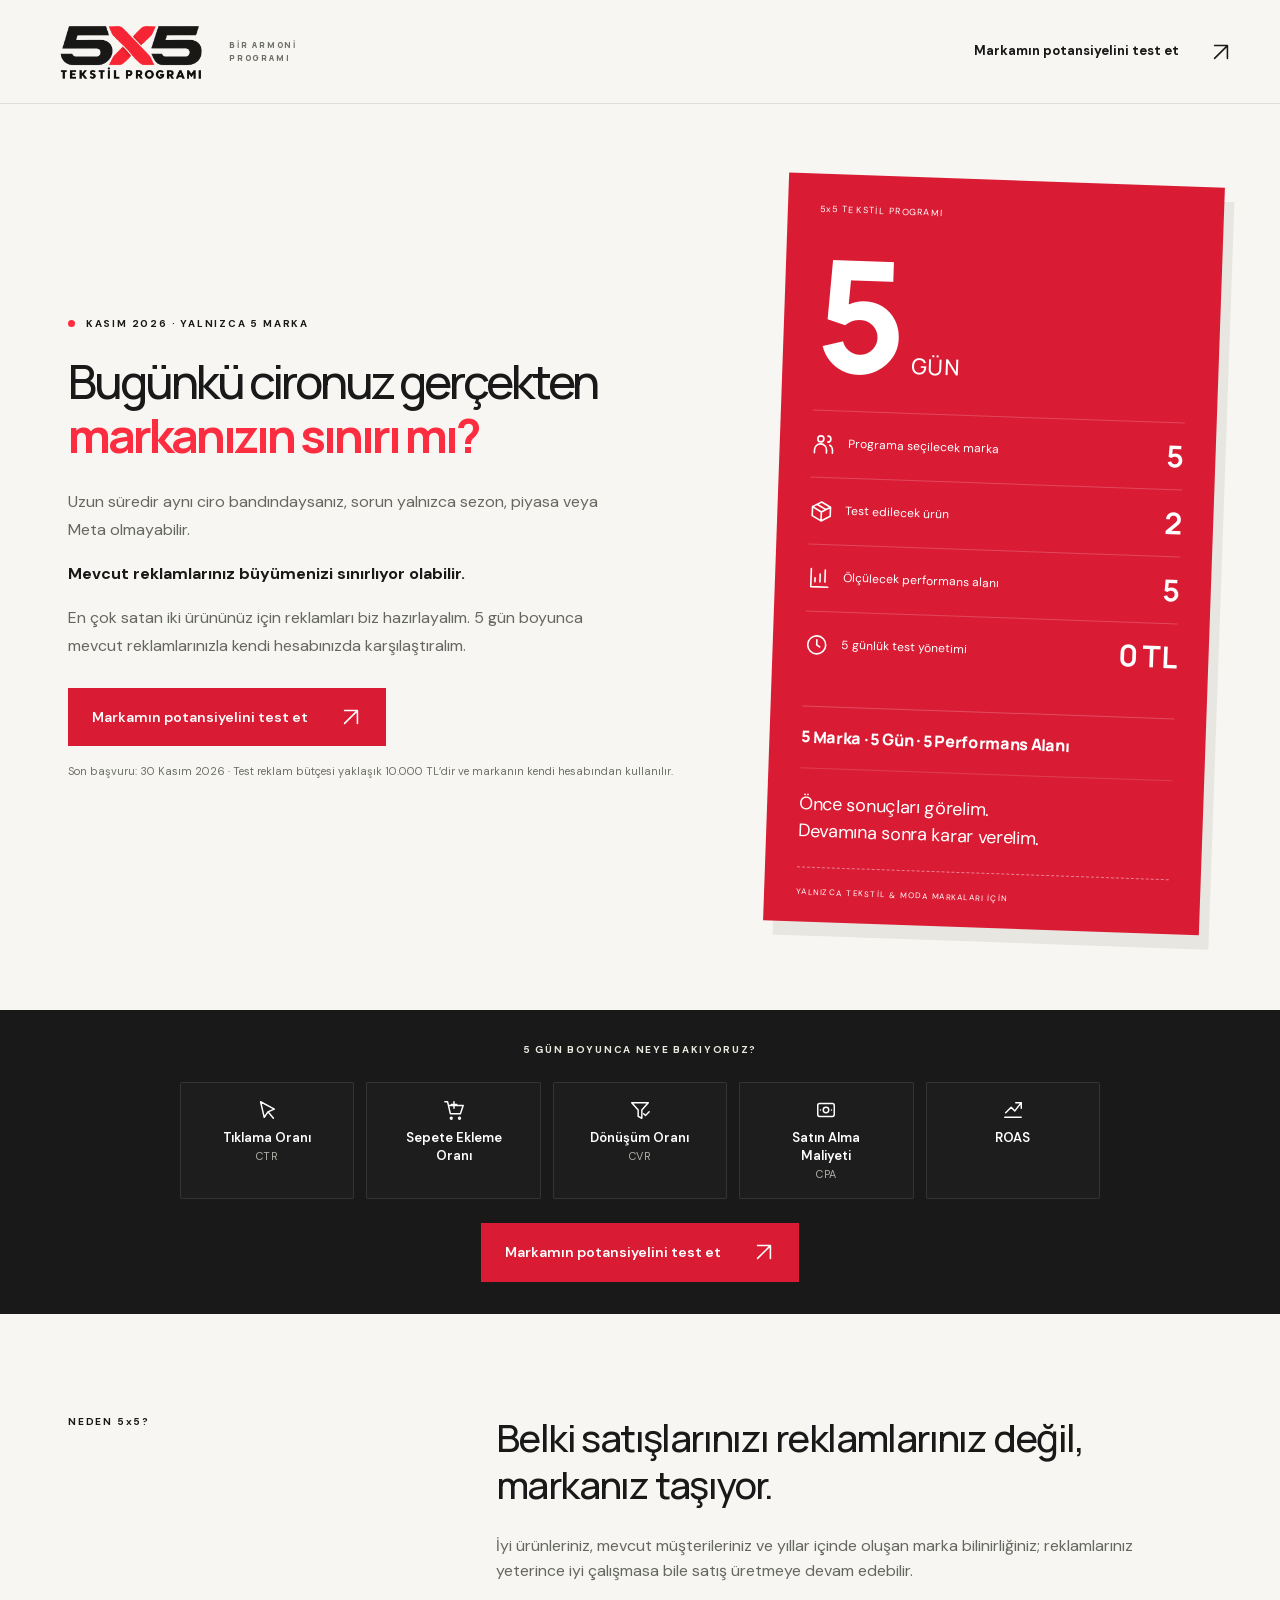
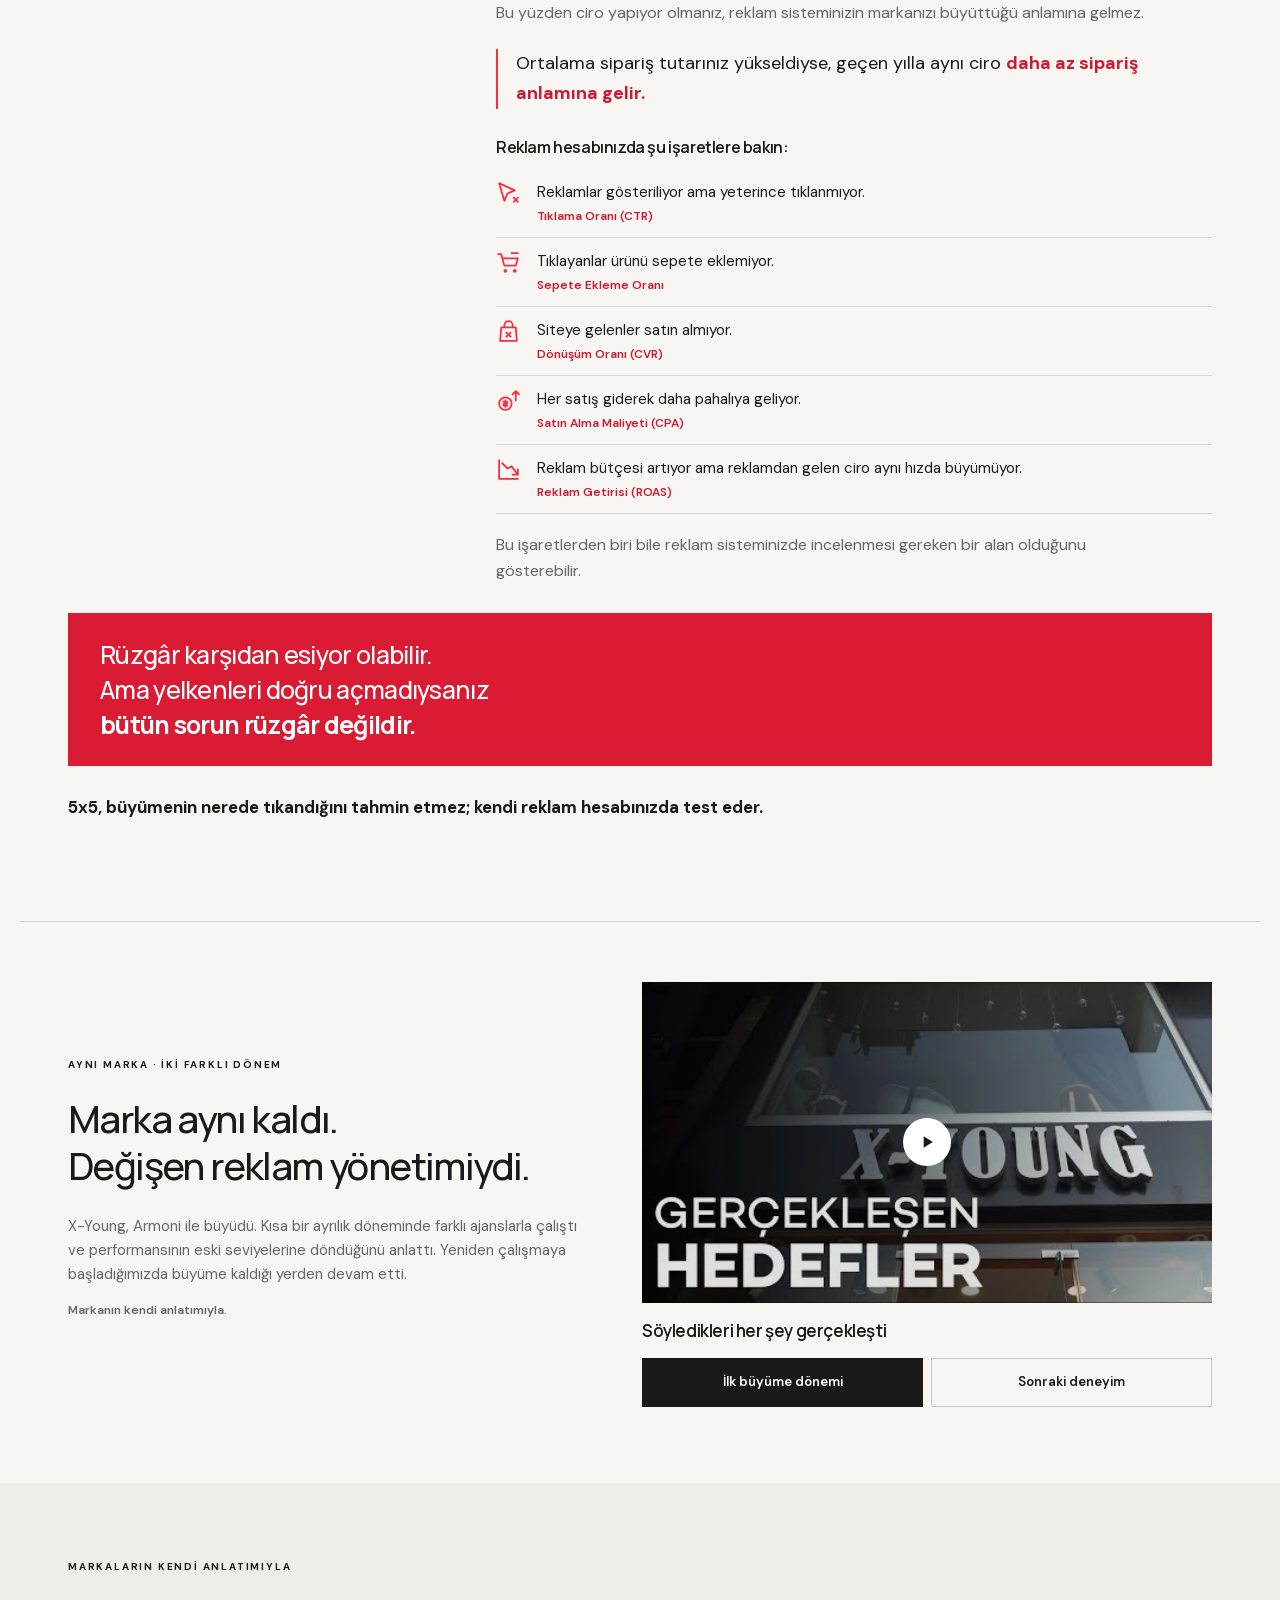
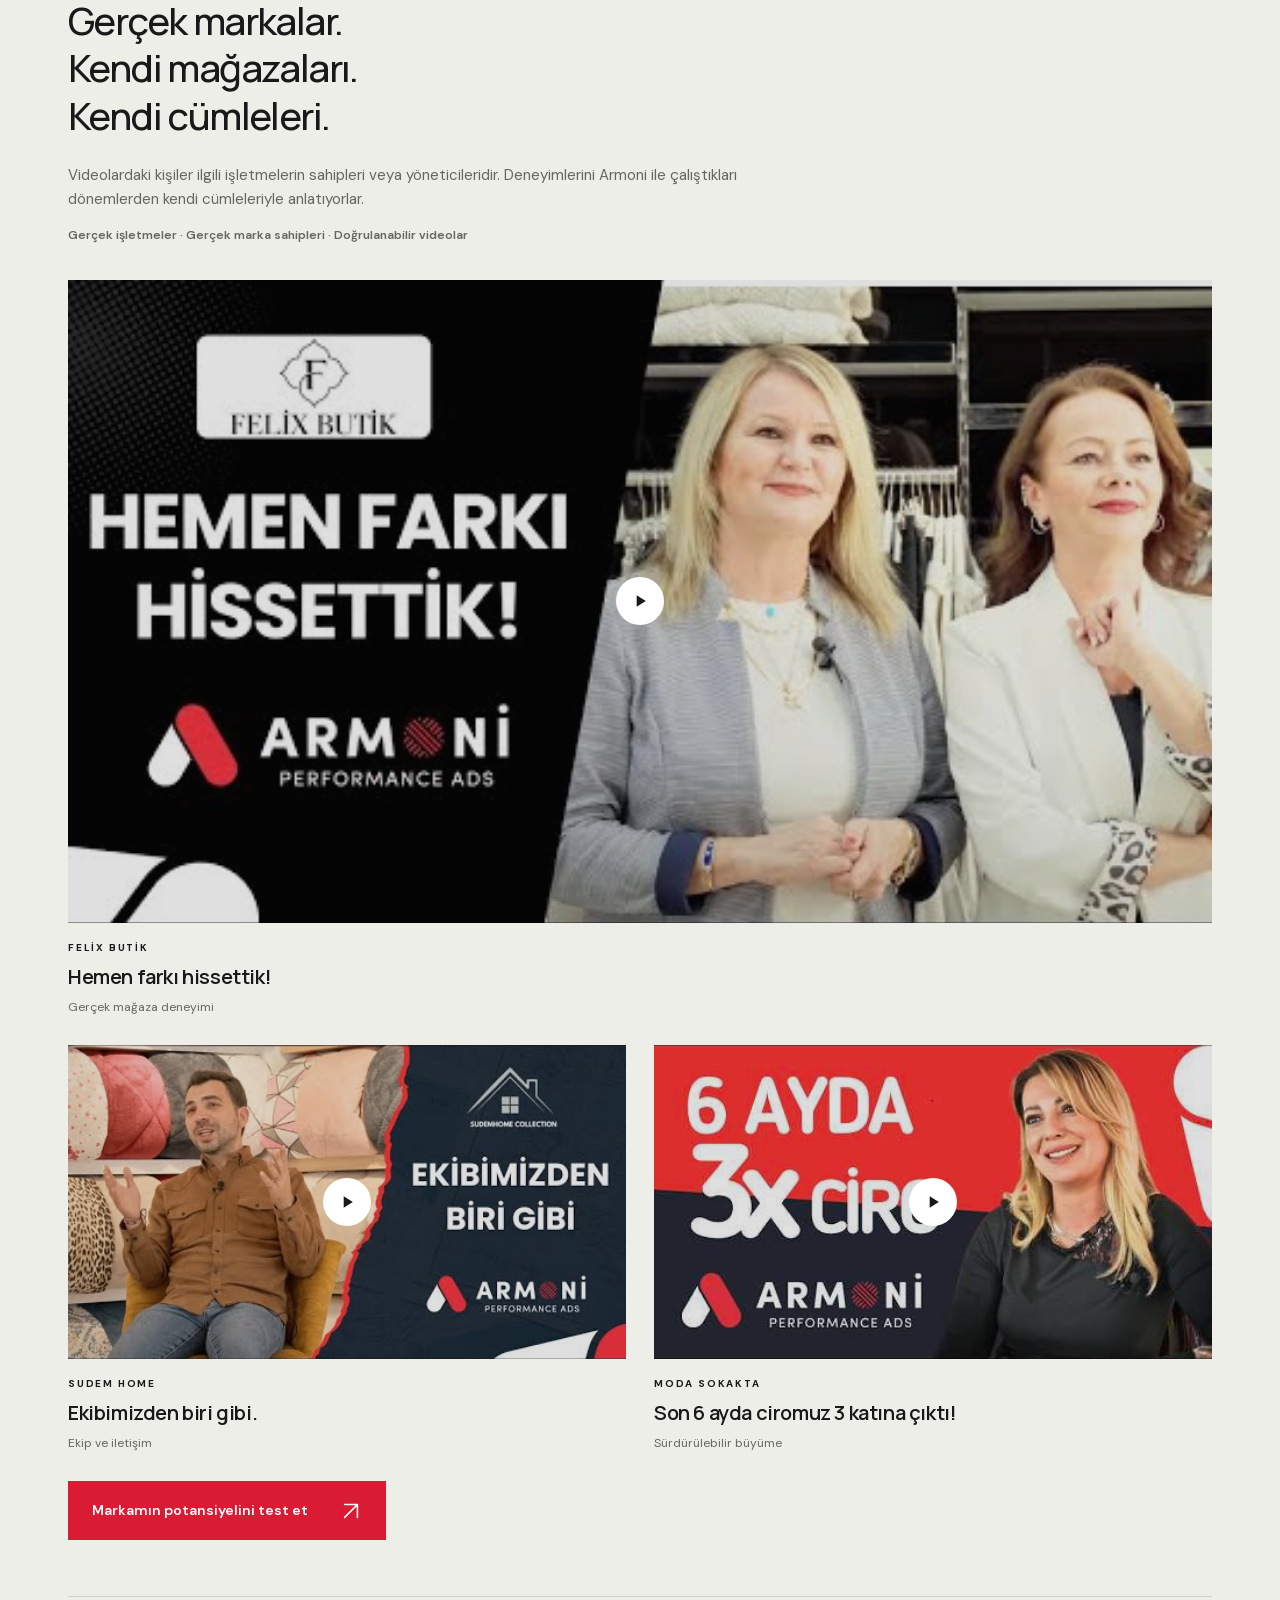
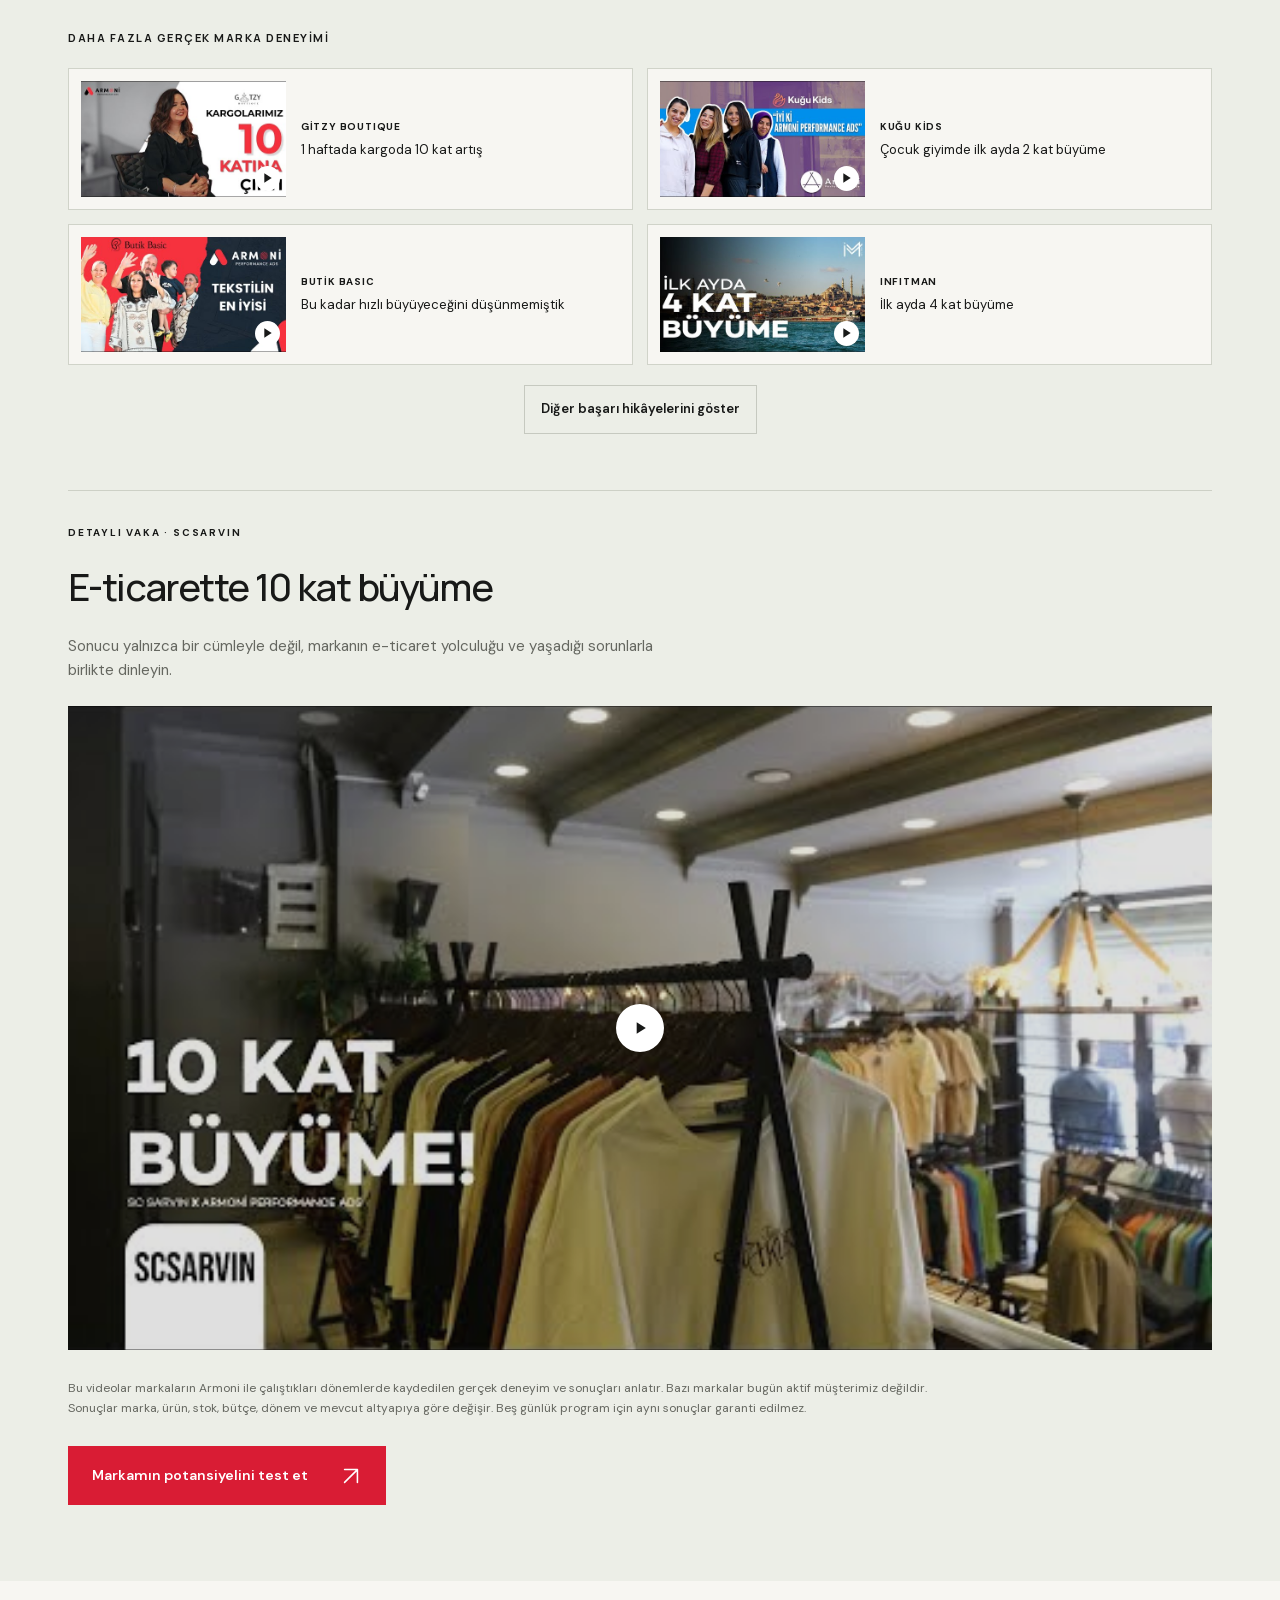
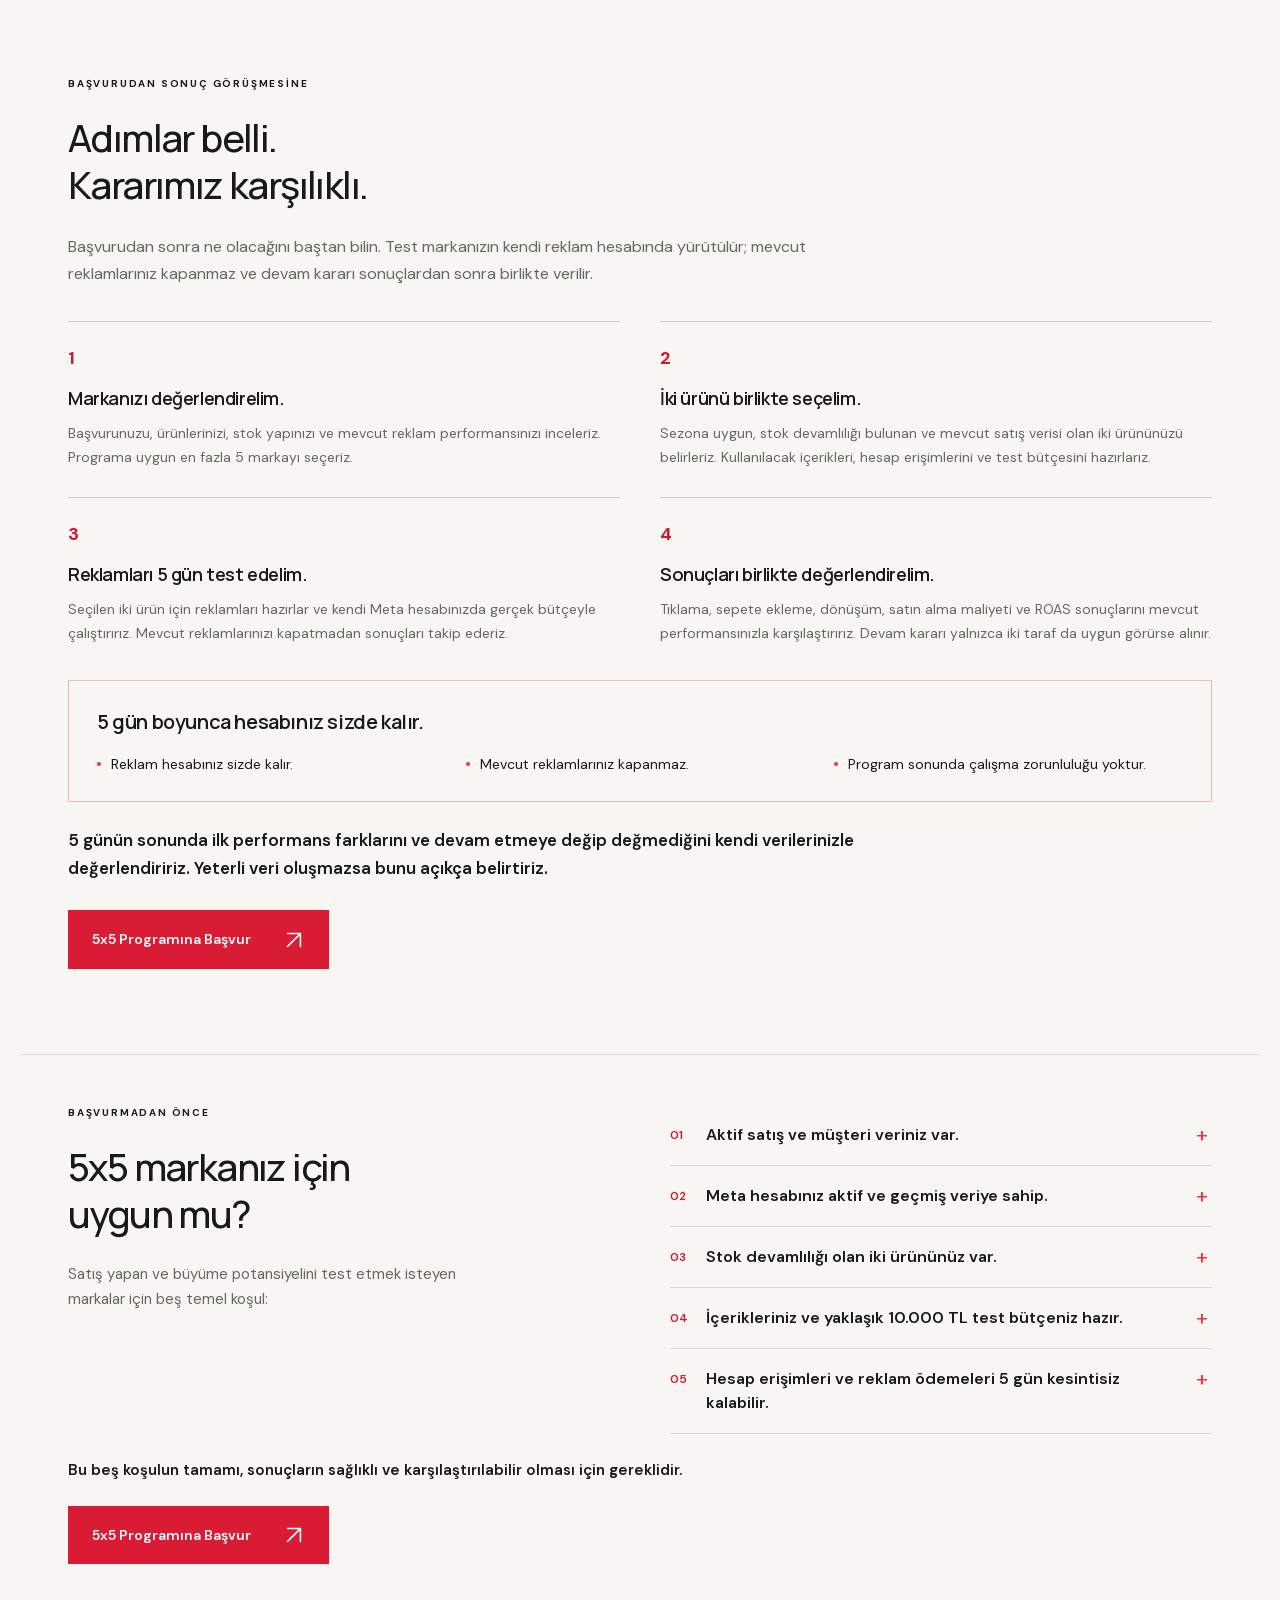
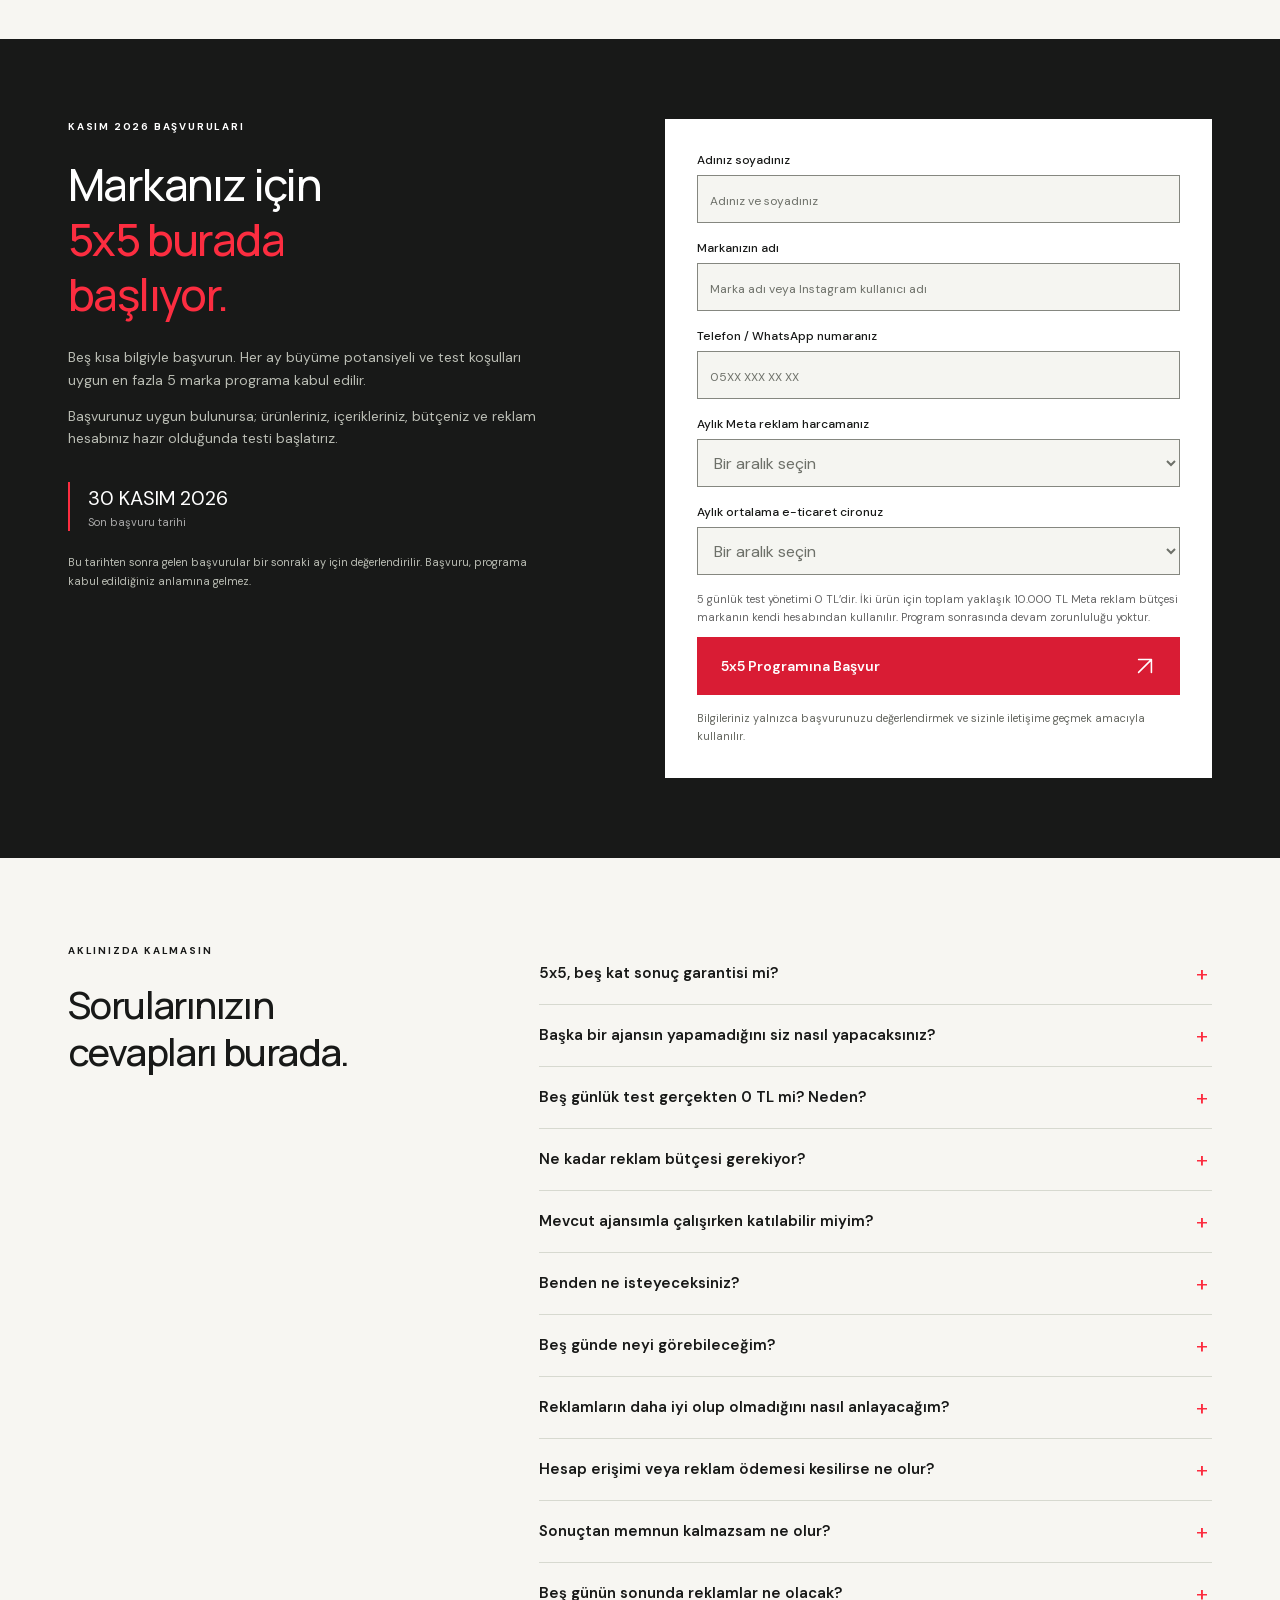
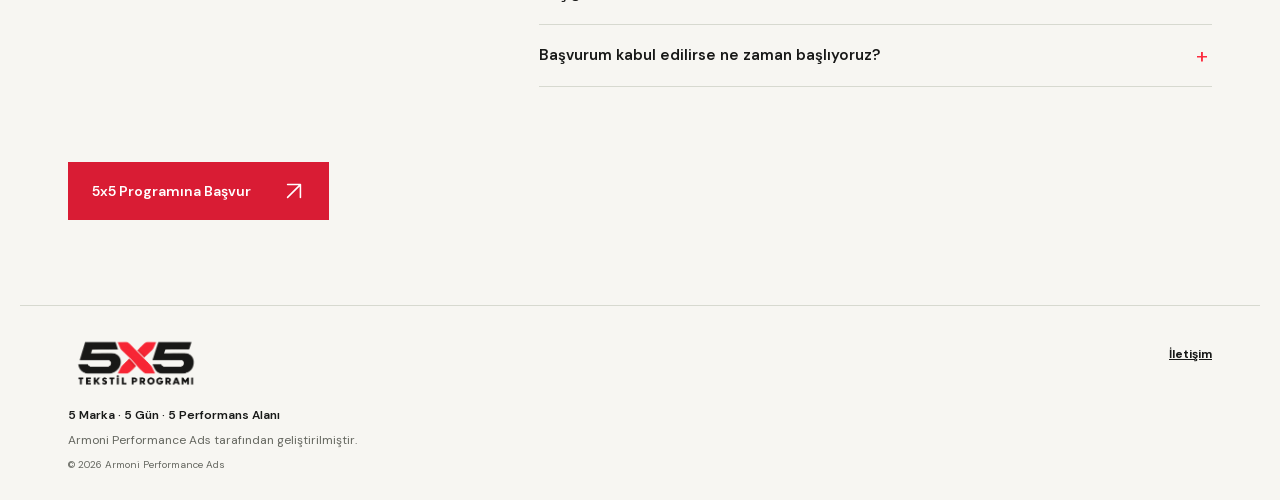
<file: index.html>
<!doctype html><html lang="tr"><head><meta charset="utf-8"><meta name="viewport" content="width=device-width,initial-scale=1,viewport-fit=cover"><meta name="referrer" content="strict-origin-when-cross-origin"><meta name="description" content="Tekstil markanızın reklam performansını 5 günde gerçek verilerle karşılaştırın. Her ay en fazla 5 marka. 5 günlük test yönetimi 0 TL."><title>5x5 Tekstil Programı | Armoni Performance Ads</title><link rel="canonical" href="https://5x5tekstilprogrami.com/"><meta name="robots" content="index,follow"><meta property="og:type" content="website"><meta property="og:locale" content="tr_TR"><meta property="og:title" content="5x5 Tekstil Programı | Armoni Performance Ads"><meta property="og:description" content="Tekstil markanızın reklam performansını 5 günde gerçek verilerle karşılaştırın. Her ay en fazla 5 marka. 5 günlük test yönetimi 0 TL."><meta property="og:url" content="https://5x5tekstilprogrami.com/"><meta property="og:image" content="https://5x5tekstilprogrami.com/assets/5x5-tekstil-programi-logo.png"><meta property="og:image:width" content="568"><meta property="og:image:height" content="249"><meta property="og:image:alt" content="5x5 Tekstil Programı"><link rel="icon" type="image/png" href="assets/5x5-tekstil-programi-logo.png"><link rel="preload" as="font" href="assets/fonts/font-2.woff2" type="font/woff2" crossorigin><link rel="preload" as="font" href="assets/fonts/font-4.woff2" type="font/woff2" crossorigin><link rel="stylesheet" href="assets/fonts/fonts.css"><link rel="stylesheet" href="style.css"><link rel="preload" as="image" href="assets/5x5-tekstil-programi-logo.png" fetchpriority="high"><!-- Google Tag Manager -->
<script>(function(w,d,s,l,i){w[l]=w[l]||[];w[l].push({'gtm.start':
new Date().getTime(),event:'gtm.js'});var f=d.getElementsByTagName(s)[0],
j=d.createElement(s),dl=l!='dataLayer'?'&l='+l:'';j.async=true;j.src=
'https://www.googletagmanager.com/gtm.js?id='+i+dl;f.parentNode.insertBefore(j,f);
})(window,document,'script','dataLayer','GTM-NP7KMDJM');</script>
<!-- End Google Tag Manager -->
</head><body><!-- Google Tag Manager (noscript) -->
<noscript><iframe src="https://www.googletagmanager.com/ns.html?id=GTM-NP7KMDJM"
height="0" width="0" style="display:none;visibility:hidden"></iframe></noscript>
<!-- End Google Tag Manager (noscript) -->
<a class="skip-link" href="#main-content">İçeriğe geç</a>
<header><a class="brand" href="#" aria-label="5x5 Tekstil Programı ana sayfa"><img class="program-logo" src="assets/5x5-tekstil-programi-logo.png" alt="5x5 Tekstil Programı" width="568" height="249" loading="eager" fetchpriority="high"><span class="small">BİR ARMONİ PROGRAMI</span></a><a class="nav-cta" href="#basvuru">Markamın potansiyelini test et <svg class="cta-arrow" xmlns="http://www.w3.org/2000/svg" width="22" height="22" viewBox="0 0 24 24" fill="none" stroke="currentColor" stroke-width="1.7" stroke-linecap="round" stroke-linejoin="round" aria-hidden="true" focusable="false"><path d="M5 19 19 5M5 5h14v14"/></svg></a></header>
<main id="main-content" tabindex="-1"><section class="hero wrap"><div><p class="eyebrow"><span class="dot"></span> KASIM 2026 · YALNIZCA 5 MARKA</p><h1>Bugünkü cironuz gerçekten<br><em><strong>markanızın sınırı mı?</strong></em></h1><div class="hero-copy"><p>Uzun süredir aynı ciro bandındaysanız, sorun yalnızca sezon, piyasa veya Meta olmayabilir.</p><p><strong>Mevcut reklamlarınız büyümenizi sınırlıyor olabilir.</strong></p><p>En çok satan iki ürününüz için reklamları biz hazırlayalım. 5 gün boyunca mevcut reklamlarınızla kendi hesabınızda karşılaştıralım.</p></div><a class="button" href="#basvuru">Markamın potansiyelini test et <svg class="cta-arrow" xmlns="http://www.w3.org/2000/svg" width="22" height="22" viewBox="0 0 24 24" fill="none" stroke="currentColor" stroke-width="1.7" stroke-linecap="round" stroke-linejoin="round" aria-hidden="true" focusable="false"><path d="M5 19 19 5M5 5h14v14"/></svg></a><p class="fine">Son başvuru: 30 Kasım 2026 · Test reklam bütçesi yaklaşık 10.000 TL’dir ve markanın kendi hesabından kullanılır.</p></div><aside class="program"><div class="program-top">5x5 TEKSTİL PROGRAMI</div><div class="big-five">5<span>GÜN</span></div><div class="ticket-row"><span class="ticket-label"><svg class="metric-icon" xmlns="http://www.w3.org/2000/svg" width="24" height="24" viewBox="0 0 24 24" fill="none" stroke="currentColor" stroke-width="1.6" stroke-linecap="round" stroke-linejoin="round" aria-hidden="true" focusable="false"><circle cx="9" cy="7" r="3"/><path d="M3 21v-3a6 6 0 0 1 12 0v3M16 4a3 3 0 0 1 0 6M21 21v-3a6 6 0 0 0-3-5"/></svg><span>Programa seçilecek marka</span></span><strong>5</strong></div><div class="ticket-row"><span class="ticket-label"><svg class="metric-icon" xmlns="http://www.w3.org/2000/svg" width="24" height="24" viewBox="0 0 24 24" fill="none" stroke="currentColor" stroke-width="1.6" stroke-linecap="round" stroke-linejoin="round" aria-hidden="true" focusable="false"><path d="m12 3 9 5-9 5-9-5 9-5Zm-9 5v9l9 5 9-5V8M12 13v9M7.5 5.5l9 5"/></svg><span>Test edilecek ürün</span></span><strong>2</strong></div><div class="ticket-row"><span class="ticket-label"><svg class="metric-icon" xmlns="http://www.w3.org/2000/svg" width="24" height="24" viewBox="0 0 24 24" fill="none" stroke="currentColor" stroke-width="1.6" stroke-linecap="round" stroke-linejoin="round" aria-hidden="true" focusable="false"><path d="M4 3v18h17M8 16v-4M13 16V8M18 16V4"/></svg><span>Ölçülecek performans alanı</span></span><strong>5</strong></div><div class="ticket-row"><span class="ticket-label"><svg class="metric-icon" xmlns="http://www.w3.org/2000/svg" width="24" height="24" viewBox="0 0 24 24" fill="none" stroke="currentColor" stroke-width="1.6" stroke-linecap="round" stroke-linejoin="round" aria-hidden="true" focusable="false"><circle cx="12" cy="12" r="9"/><path d="M12 7v5l3 2"/></svg><span>5 günlük test yönetimi</span></span><strong>0 TL</strong></div><p class="program-method">5 Marka · 5 Gün · 5 Performans Alanı</p><p class="program-message">Önce sonuçları görelim.<br>Devamına sonra karar verelim.</p><span class="ticket-bottom">YALNIZCA TEKSTİL &amp; MODA MARKALARI İÇİN</span></aside></section>
<div class="strip performance-strip"><p>5 GÜN BOYUNCA NEYE BAKIYORUZ?</p><ul role="list" aria-label="Ölçülen beş performans alanı"><li><svg class="metric-icon" xmlns="http://www.w3.org/2000/svg" width="24" height="24" viewBox="0 0 24 24" fill="none" stroke="currentColor" stroke-width="1.6" stroke-linecap="round" stroke-linejoin="round" aria-hidden="true" focusable="false"><path d="m5 3 4 17 4-6 7-3L5 3ZM14 15l5 6"/></svg><span class="performance-name">Tıklama Oranı</span><span class="performance-detail">CTR</span></li><li><svg class="metric-icon" xmlns="http://www.w3.org/2000/svg" width="24" height="24" viewBox="0 0 24 24" fill="none" stroke="currentColor" stroke-width="1.6" stroke-linecap="round" stroke-linejoin="round" aria-hidden="true" focusable="false"><path d="M2 3h3l3 13h11l3-9H6M12 3v7M9 6h6"/><circle cx="9" cy="21" r="1"/><circle cx="18" cy="21" r="1"/></svg><span class="performance-name">Sepete Ekleme<br>Oranı</span></li><li><svg class="metric-icon" xmlns="http://www.w3.org/2000/svg" width="24" height="24" viewBox="0 0 24 24" fill="none" stroke="currentColor" stroke-width="1.6" stroke-linecap="round" stroke-linejoin="round" aria-hidden="true" focusable="false"><path d="m3 4 7 8v7l4 2v-9l7-8H3ZM16 16l2 2 4-4"/></svg><span class="performance-name">Dönüşüm Oranı</span><span class="performance-detail">CVR</span></li><li><svg class="metric-icon" xmlns="http://www.w3.org/2000/svg" width="24" height="24" viewBox="0 0 24 24" fill="none" stroke="currentColor" stroke-width="1.6" stroke-linecap="round" stroke-linejoin="round" aria-hidden="true" focusable="false"><rect x="3" y="5" width="18" height="14" rx="2"/><circle cx="12" cy="12" r="3"/><path d="M6 12h.01M18 12h.01"/></svg><span class="performance-name">Satın Alma<br>Maliyeti</span><span class="performance-detail">CPA</span></li><li><svg class="metric-icon" xmlns="http://www.w3.org/2000/svg" width="24" height="24" viewBox="0 0 24 24" fill="none" stroke="currentColor" stroke-width="1.6" stroke-linecap="round" stroke-linejoin="round" aria-hidden="true" focusable="false"><path d="M3 20h18M4 15l6-6 4 4 7-9M15 4h6v6"/></svg><span class="performance-name">ROAS</span></li></ul><a class="button" href="#basvuru">Markamın potansiyelini test et <svg class="cta-arrow" xmlns="http://www.w3.org/2000/svg" width="22" height="22" viewBox="0 0 24 24" fill="none" stroke="currentColor" stroke-width="1.7" stroke-linecap="round" stroke-linejoin="round" aria-hidden="true" focusable="false"><path d="M5 19 19 5M5 5h14v14"/></svg></a></div>
<section class="wrap intro why-program"><p class="eyebrow">NEDEN 5x5?</p><div class="why-copy"><h2>Belki satışlarınızı reklamlarınız değil, markanız taşıyor.</h2><p>İyi ürünleriniz, mevcut müşterileriniz ve yıllar içinde oluşan marka bilinirliğiniz; reklamlarınız yeterince iyi çalışmasa bile satış üretmeye devam edebilir.</p><p>Bu yüzden ciro yapıyor olmanız, reklam sisteminizin markanızı büyüttüğü anlamına gelmez.</p><p class="revenue-caution">Ortalama sipariş tutarınız yükseldiyse, geçen yılla aynı ciro <strong>daha az sipariş anlamına gelir.</strong></p><h3>Reklam hesabınızda şu işaretlere bakın:</h3><ul role="list" class="why-signs"><li><svg class="why-sign-icon" width="25" height="25" viewBox="0 0 24 24" fill="none" stroke="currentColor" stroke-width="1.7" stroke-linecap="round" stroke-linejoin="round" aria-hidden="true" focusable="false"><path d="m3 2 5 17 3-7 7-3L3 2Z"/><path d="m17 16 4 4m0-4-4 4"/></svg><div class="why-sign-copy"><span>Reklamlar gösteriliyor ama yeterince tıklanmıyor.</span><span class="why-metric">Tıklama Oranı (CTR)</span></div></li><li><svg class="why-sign-icon" width="25" height="25" viewBox="0 0 24 24" fill="none" stroke="currentColor" stroke-width="1.7" stroke-linecap="round" stroke-linejoin="round" aria-hidden="true" focusable="false"><path d="M2 4h3l3 11h11l2-7H6M15 3h6"/><circle cx="9" cy="20" r="1"/><circle cx="18" cy="20" r="1"/></svg><div class="why-sign-copy"><span>Tıklayanlar ürünü sepete eklemiyor.</span><span class="why-metric">Sepete Ekleme Oranı</span></div></li><li><svg class="why-sign-icon" width="25" height="25" viewBox="0 0 24 24" fill="none" stroke="currentColor" stroke-width="1.7" stroke-linecap="round" stroke-linejoin="round" aria-hidden="true" focusable="false"><path d="M5 8h14l1 13H4L5 8ZM8 8V6a4 4 0 0 1 8 0v2M10 13l4 4m0-4-4 4"/></svg><div class="why-sign-copy"><span>Siteye gelenler satın almıyor.</span><span class="why-metric">Dönüşüm Oranı (CVR)</span></div></li><li><svg class="why-sign-icon" width="25" height="25" viewBox="0 0 24 24" fill="none" stroke="currentColor" stroke-width="1.7" stroke-linecap="round" stroke-linejoin="round" aria-hidden="true" focusable="false"><circle cx="9" cy="15" r="6"/><path d="M9 12v6m-2-5h3a1 1 0 0 1 0 2H8a1 1 0 0 0 0 2h3M19 12V3m-3 3 3-3 3 3"/></svg><div class="why-sign-copy"><span>Her satış giderek daha pahalıya geliyor.</span><span class="why-metric">Satın Alma Maliyeti (CPA)</span></div></li><li><svg class="why-sign-icon" width="25" height="25" viewBox="0 0 24 24" fill="none" stroke="currentColor" stroke-width="1.7" stroke-linecap="round" stroke-linejoin="round" aria-hidden="true" focusable="false"><path d="M3 3v18h18M6 6l5 5 4-2 6 8M16 17h5v-5"/></svg><div class="why-sign-copy"><span>Reklam bütçesi artıyor ama reklamdan gelen ciro aynı hızda büyümüyor.</span><span class="why-metric">Reklam Getirisi (ROAS)</span></div></li></ul><p class="why-note">Bu işaretlerden biri bile reklam sisteminizde incelenmesi gereken bir alan olduğunu gösterebilir.</p></div><blockquote class="why-metaphor"><span>Rüzgâr karşıdan esiyor olabilir.</span> <span>Ama yelkenleri doğru açmadıysanız</span> <strong>bütün sorun rüzgâr değildir.</strong></blockquote><p class="why-closing">5x5, büyümenin nerede tıkandığını tahmin etmez; kendi reklam hesabınızda test eder.</p></section>
<section class="xyoung-case wrap" aria-labelledby="xyoung-heading"><div class="case-copy"><p class="eyebrow">AYNI MARKA · İKİ FARKLI DÖNEM</p><h2 id="xyoung-heading">Marka aynı kaldı.<br>Değişen reklam yönetimiydi.</h2><p>X-Young, Armoni ile büyüdü. Kısa bir ayrılık döneminde farklı ajanslarla çalıştı ve performansının eski seviyelerine döndüğünü anlattı. Yeniden çalışmaya başladığımızda büyüme kaldığı yerden devam etti.</p><p class="case-trust">Markanın kendi anlatımıyla.</p></div><div class="case-player"><div id="xyoung-panel" role="tabpanel" aria-labelledby="xyoung-tab-1"><button type="button" class="video" data-video="e--o4n1qIz4" data-title="X-YOUNG — Söyledikleri her şey gerçekleşti" aria-label="X-YOUNG — Söyledikleri her şey gerçekleşti videosunu oynat" id="xyoung-video"><img src="assets/video-thumbnails/e--o4n1qIz4.jpg" alt="X-YOUNG video kapağı" loading="lazy" width="480" height="270"><span class="play"><svg viewBox="0 0 24 24" width="20" height="20" fill="currentColor" aria-hidden="true"><path d="m8 5 11 7-11 7z"/></svg></span></button><h3 id="xyoung-title">Söyledikleri her şey gerçekleşti</h3></div><div class="case-tabs" role="tablist" aria-label="X-Young deneyim dönemleri"><button type="button" id="xyoung-tab-1" role="tab" aria-selected="true" aria-controls="xyoung-panel" data-case-video="e--o4n1qIz4" data-case-title="Söyledikleri her şey gerçekleşti">İlk büyüme dönemi</button><button type="button" id="xyoung-tab-2" role="tab" tabindex="-1" aria-selected="false" aria-controls="xyoung-panel" data-case-video="jlmc90x13nE" data-case-title="İlk ayda ciromuzu 2 katına çıkardılar!">Sonraki deneyim</button></div></div></section><section class="stories reference-stories" id="referanslar"><div class="wrap"><div class="reference-intro"><p class="eyebrow">MARKALARIN KENDİ ANLATIMIYLA</p><h2>Gerçek markalar.<br>Kendi mağazaları.<br>Kendi cümleleri.</h2><p>Videolardaki kişiler ilgili işletmelerin sahipleri veya yöneticileridir. Deneyimlerini Armoni ile çalıştıkları dönemlerden kendi cümleleriyle anlatıyorlar.</p><p class="ref-trust">Gerçek işletmeler · Gerçek marka sahipleri · Doğrulanabilir videolar</p></div><div class="featured-refs"><article><button type="button" class="video" data-video="v6_KRv1gMnw" data-title="FELİX BUTİK — Hemen farkı hissettik!" aria-label="FELİX BUTİK — Hemen farkı hissettik! videosunu oynat" ><img src="assets/video-thumbnails/v6_KRv1gMnw.jpg" alt="FELİX BUTİK video kapağı" loading="lazy" width="480" height="270"><span class="play"><svg viewBox="0 0 24 24" width="20" height="20" fill="currentColor" aria-hidden="true"><path d="m8 5 11 7-11 7z"/></svg></span></button><p class="eyebrow">FELİX BUTİK</p><h3>Hemen farkı hissettik!</h3><p class="ref-context">Gerçek mağaza deneyimi</p></article><article><button type="button" class="video" data-video="5_s_2M552jU" data-title="SUDEM HOME — Ekibimizden biri gibi." aria-label="SUDEM HOME — Ekibimizden biri gibi. videosunu oynat" ><img src="assets/video-thumbnails/5_s_2M552jU.jpg" alt="SUDEM HOME video kapağı" loading="lazy" width="480" height="270"><span class="play"><svg viewBox="0 0 24 24" width="20" height="20" fill="currentColor" aria-hidden="true"><path d="m8 5 11 7-11 7z"/></svg></span></button><p class="eyebrow">SUDEM HOME</p><h3>Ekibimizden biri gibi.</h3><p class="ref-context">Ekip ve iletişim</p></article><article><button type="button" class="video" data-video="uiZ_ZcoqNw0" data-title="MODA SOKAKTA — Son 6 ayda ciromuz 3 katına çıktı!" aria-label="MODA SOKAKTA — Son 6 ayda ciromuz 3 katına çıktı! videosunu oynat" ><img src="assets/video-thumbnails/uiZ_ZcoqNw0.jpg" alt="MODA SOKAKTA video kapağı" loading="lazy" width="480" height="270"><span class="play"><svg viewBox="0 0 24 24" width="20" height="20" fill="currentColor" aria-hidden="true"><path d="m8 5 11 7-11 7z"/></svg></span></button><p class="eyebrow">MODA SOKAKTA</p><h3>Son 6 ayda ciromuz 3 katına çıktı!</h3><p class="ref-context">Sürdürülebilir büyüme</p></article></div><div class="refs-cta"><a class="button" href="#basvuru">Markamın potansiyelini test et <svg class="cta-arrow" xmlns="http://www.w3.org/2000/svg" width="22" height="22" viewBox="0 0 24 24" fill="none" stroke="currentColor" stroke-width="1.7" stroke-linecap="round" stroke-linejoin="round" aria-hidden="true" focusable="false"><path d="M5 19 19 5M5 5h14v14"/></svg></a></div><div class="reference-library"><h3 class="eyebrow">DAHA FAZLA GERÇEK MARKA DENEYİMİ</h3><div class="compact-grid"><button type="button" class="compact-ref" data-video="Da2yG4L6Cvw" data-title="GİTZY BOUTIQUE — 1 haftada kargoda 10 kat artış" aria-label="GİTZY BOUTIQUE — 1 haftada kargoda 10 kat artış videosunu oynat"><span class="compact-thumb"><img src="assets/video-thumbnails/Da2yG4L6Cvw.jpg" alt="" loading="lazy" width="480" height="270"><span class="compact-play"><svg viewBox="0 0 24 24" width="20" height="20" fill="currentColor" aria-hidden="true"><path d="m8 5 11 7-11 7z"/></svg></span></span><span class="compact-copy"><strong>GİTZY BOUTIQUE</strong><span>1 haftada kargoda 10 kat artış</span></span></button><button type="button" class="compact-ref" data-video="Bq5XdWG4wxs" data-title="KUĞU KİDS — Çocuk giyimde ilk ayda 2 kat büyüme" aria-label="KUĞU KİDS — Çocuk giyimde ilk ayda 2 kat büyüme videosunu oynat"><span class="compact-thumb"><img src="assets/video-thumbnails/Bq5XdWG4wxs.jpg" alt="" loading="lazy" width="480" height="270"><span class="compact-play"><svg viewBox="0 0 24 24" width="20" height="20" fill="currentColor" aria-hidden="true"><path d="m8 5 11 7-11 7z"/></svg></span></span><span class="compact-copy"><strong>KUĞU KİDS</strong><span>Çocuk giyimde ilk ayda 2 kat büyüme</span></span></button><button type="button" class="compact-ref" data-video="ktrP_CDAVSI" data-title="BUTİK BASIC — Bu kadar hızlı büyüyeceğini düşünmemiştik" aria-label="BUTİK BASIC — Bu kadar hızlı büyüyeceğini düşünmemiştik videosunu oynat"><span class="compact-thumb"><img src="assets/video-thumbnails/ktrP_CDAVSI.jpg" alt="" loading="lazy" width="480" height="270"><span class="compact-play"><svg viewBox="0 0 24 24" width="20" height="20" fill="currentColor" aria-hidden="true"><path d="m8 5 11 7-11 7z"/></svg></span></span><span class="compact-copy"><strong>BUTİK BASIC</strong><span>Bu kadar hızlı büyüyeceğini düşünmemiştik</span></span></button><button type="button" class="compact-ref" data-video="dRsuxk3LyNk" data-title="INFITMAN — İlk ayda 4 kat büyüme" aria-label="INFITMAN — İlk ayda 4 kat büyüme videosunu oynat"><span class="compact-thumb"><img src="assets/video-thumbnails/dRsuxk3LyNk.jpg" alt="" loading="lazy" width="480" height="270"><span class="compact-play"><svg viewBox="0 0 24 24" width="20" height="20" fill="currentColor" aria-hidden="true"><path d="m8 5 11 7-11 7z"/></svg></span></span><span class="compact-copy"><strong>INFITMAN</strong><span>İlk ayda 4 kat büyüme</span></span></button></div><div class="compact-grid more-stories" id="more-stories" hidden><button type="button" class="compact-ref" data-video="5TZXzGvAipg" data-title="NİHAL ÇAĞLAYAN — Armoni Performance iyi ki var" aria-label="NİHAL ÇAĞLAYAN — Armoni Performance iyi ki var videosunu oynat"><span class="compact-thumb"><img src="assets/video-thumbnails/5TZXzGvAipg.jpg" alt="" loading="lazy" width="480" height="270"><span class="compact-play"><svg viewBox="0 0 24 24" width="20" height="20" fill="currentColor" aria-hidden="true"><path d="m8 5 11 7-11 7z"/></svg></span></span><span class="compact-copy"><strong>NİHAL ÇAĞLAYAN</strong><span>Armoni Performance iyi ki var</span></span></button><button type="button" class="compact-ref" data-video="ZZXti1OBl9Y" data-title="BEYLERCE — 2 ayda 7 haneli ciroya" aria-label="BEYLERCE — 2 ayda 7 haneli ciroya videosunu oynat"><span class="compact-thumb"><img src="assets/video-thumbnails/ZZXti1OBl9Y.jpg" alt="" loading="lazy" width="480" height="270"><span class="compact-play"><svg viewBox="0 0 24 24" width="20" height="20" fill="currentColor" aria-hidden="true"><path d="m8 5 11 7-11 7z"/></svg></span></span><span class="compact-copy"><strong>BEYLERCE</strong><span>2 ayda 7 haneli ciroya</span></span></button><button type="button" class="compact-ref" data-video="ePYmnQMpDyY" data-title="CLUBBER BUTİK — E-ticarette iki ay içinde %600 büyüme" aria-label="CLUBBER BUTİK — E-ticarette iki ay içinde %600 büyüme videosunu oynat"><span class="compact-thumb"><img src="assets/video-thumbnails/ePYmnQMpDyY.jpg" alt="" loading="lazy" width="480" height="270"><span class="compact-play"><svg viewBox="0 0 24 24" width="20" height="20" fill="currentColor" aria-hidden="true"><path d="m8 5 11 7-11 7z"/></svg></span></span><span class="compact-copy"><strong>CLUBBER BUTİK</strong><span>E-ticarette iki ay içinde %600 büyüme</span></span></button></div><button class="stories-toggle" type="button" aria-expanded="false" aria-controls="more-stories">Diğer başarı hikâyelerini göster</button></div><div class="detailed-case"><p class="eyebrow">DETAYLI VAKA · SCSARVIN</p><h2>E-ticarette 10 kat büyüme</h2><p>Sonucu yalnızca bir cümleyle değil, markanın e-ticaret yolculuğu ve yaşadığı sorunlarla birlikte dinleyin.</p><button type="button" class="video" data-video="wN8hwjBbTFw" data-title="SCSARVİN — E-ticarette 10 kat büyüme" aria-label="SCSARVİN — E-ticarette 10 kat büyüme videosunu oynat" ><img src="assets/video-thumbnails/wN8hwjBbTFw.jpg" alt="SCSARVİN video kapağı" loading="lazy" width="480" height="270"><span class="play"><svg viewBox="0 0 24 24" width="20" height="20" fill="currentColor" aria-hidden="true"><path d="m8 5 11 7-11 7z"/></svg></span></button></div><p class="reference-disclosure">Bu videolar markaların Armoni ile çalıştıkları dönemlerde kaydedilen gerçek deneyim ve sonuçları anlatır. Bazı markalar bugün aktif müşterimiz değildir. Sonuçlar marka, ürün, stok, bütçe, dönem ve mevcut altyapıya göre değişir. Beş günlük program için aynı sonuçlar garanti edilmez.</p><div class="refs-cta"><a class="button" href="#basvuru">Markamın potansiyelini test et <svg class="cta-arrow" xmlns="http://www.w3.org/2000/svg" width="22" height="22" viewBox="0 0 24 24" fill="none" stroke="currentColor" stroke-width="1.7" stroke-linecap="round" stroke-linejoin="round" aria-hidden="true" focusable="false"><path d="M5 19 19 5M5 5h14v14"/></svg></a></div></div></section><section class="wrap process" id="surec"><p class="eyebrow">BAŞVURUDAN SONUÇ GÖRÜŞMESİNE</p><h2>Adımlar belli.<br>Kararımız karşılıklı.</h2><p class="process-intro">Başvurudan sonra ne olacağını baştan bilin. Test markanızın kendi reklam hesabında yürütülür; mevcut reklamlarınız kapanmaz ve devam kararı sonuçlardan sonra birlikte verilir.</p><div class="steps"><article><span>1</span><h3>Markanızı değerlendirelim.</h3><p>Başvurunuzu, ürünlerinizi, stok yapınızı ve mevcut reklam performansınızı inceleriz. Programa uygun en fazla 5 markayı seçeriz.</p></article><article><span>2</span><h3>İki ürünü birlikte seçelim.</h3><p>Sezona uygun, stok devamlılığı bulunan ve mevcut satış verisi olan iki ürününüzü belirleriz. Kullanılacak içerikleri, hesap erişimlerini ve test bütçesini hazırlarız.</p></article><article><span>3</span><h3>Reklamları 5 gün test edelim.</h3><p>Seçilen iki ürün için reklamları hazırlar ve kendi Meta hesabınızda gerçek bütçeyle çalıştırırız. Mevcut reklamlarınızı kapatmadan sonuçları takip ederiz.</p></article><article><span>4</span><h3>Sonuçları birlikte değerlendirelim.</h3><p>Tıklama, sepete ekleme, dönüşüm, satın alma maliyeti ve ROAS sonuçlarını mevcut performansınızla karşılaştırırız. Devam kararı yalnızca iki taraf da uygun görürse alınır.</p></article></div><div class="process-assurance"><h3>5 gün boyunca hesabınız sizde kalır.</h3><ul role="list"><li>Reklam hesabınız sizde kalır.</li><li>Mevcut reklamlarınız kapanmaz.</li><li>Program sonunda çalışma zorunluluğu yoktur.</li></ul></div><p class="process-outcome">5 günün sonunda ilk performans farklarını ve devam etmeye değip değmediğini kendi verilerinizle değerlendiririz. Yeterli veri oluşmazsa bunu açıkça belirtiriz.</p><div class="section-apply"><a class="button process-apply" href="#basvuru">5x5 Programına Başvur <svg class="cta-arrow" xmlns="http://www.w3.org/2000/svg" width="22" height="22" viewBox="0 0 24 24" fill="none" stroke="currentColor" stroke-width="1.7" stroke-linecap="round" stroke-linejoin="round" aria-hidden="true" focusable="false"><path d="M5 19 19 5M5 5h14v14"/></svg></a></div></section><section class="wrap fit eligibility" id="uygunluk"><div><p class="eyebrow">BAŞVURMADAN ÖNCE</p><h2>5x5 markanız için<br>uygun mu?</h2><p class="eligibility-intro">Satış yapan ve büyüme potansiyelini test etmek isteyen markalar için beş temel koşul:</p></div><div class="eligibility-accordion"><div class="eligibility-item"><h3><button type="button" class="eligibility-toggle" id="condition-1" aria-expanded="false" aria-controls="condition-panel-1"><span class="condition-number">01</span><span>Aktif satış ve müşteri veriniz var.</span><span class="condition-icon" aria-hidden="true">+</span></button></h3><div class="condition-panel" id="condition-panel-1" role="region" aria-labelledby="condition-1" hidden><p>Program sıfırdan satışa başlayacak mağazalar için değil; hâlihazırda satış yapan ve karşılaştırılabilir müşteri ve reklam verisi bulunan tekstil veya moda markaları için tasarlanmıştır.</p></div></div><div class="eligibility-item"><h3><button type="button" class="eligibility-toggle" id="condition-2" aria-expanded="false" aria-controls="condition-panel-2"><span class="condition-number">02</span><span>Meta hesabınız aktif ve geçmiş veriye sahip.</span><span class="condition-icon" aria-hidden="true">+</span></button></h3><div class="condition-panel" id="condition-panel-2" role="region" aria-labelledby="condition-2" hidden><p>Hazırladığımız reklamları mevcut sonuçlarla karşılaştırabilmemiz için çalışan bir Meta reklam hesabına ve yeterli geçmiş veriye ihtiyaç vardır.</p></div></div><div class="eligibility-item"><h3><button type="button" class="eligibility-toggle" id="condition-3" aria-expanded="false" aria-controls="condition-panel-3"><span class="condition-number">03</span><span>Stok devamlılığı olan iki ürününüz var.</span><span class="condition-icon" aria-hidden="true">+</span></button></h3><div class="condition-panel" id="condition-panel-3" role="region" aria-labelledby="condition-3" hidden><p>Seçilen ürünlerin test boyunca satışta kalması; stok, fiyat ve teklif koşullarının korunması gerekir.</p></div></div><div class="eligibility-item"><h3><button type="button" class="eligibility-toggle" id="condition-4" aria-expanded="false" aria-controls="condition-panel-4"><span class="condition-number">04</span><span>İçerikleriniz ve yaklaşık 10.000 TL test bütçeniz hazır.</span><span class="condition-icon" aria-hidden="true">+</span></button></h3><div class="condition-panel" id="condition-panel-4" role="region" aria-labelledby="condition-4" hidden><p>İki ürün için kullanılabilecek Reels veya dikey video içeriklerine ihtiyaç vardır. Yaklaşık 10.000 TL reklam bütçesi markanın kendi Meta hesabından doğrudan harcanır.</p></div></div><div class="eligibility-item"><h3><button type="button" class="eligibility-toggle" id="condition-5" aria-expanded="false" aria-controls="condition-panel-5"><span class="condition-number">05</span><span>Hesap erişimleri ve reklam ödemeleri 5 gün kesintisiz kalabilir.</span><span class="condition-icon" aria-hidden="true">+</span></button></h3><div class="condition-panel" id="condition-panel-5" role="region" aria-labelledby="condition-5" hidden><p>Gerekli hesap erişimleri ve reklam ödeme yöntemi test boyunca aktif tutulmalıdır. Test kampanyalarının yönetimi ve optimizasyonu Armoni tarafından yürütülür. Armoni gerekli değişiklikleri ayrıca onay beklemeden yapabilir; marka veya mevcut ajansı test reklamlarını durduramaz, değiştiremez ya da erişimleri kısıtlayamaz.</p></div></div></div><p class="eligibility-note">Bu beş koşulun tamamı, sonuçların sağlıklı ve karşılaştırılabilir olması için gereklidir.</p><div class="section-apply"><a class="button eligibility-apply" href="#basvuru">5x5 Programına Başvur <svg class="cta-arrow" xmlns="http://www.w3.org/2000/svg" width="22" height="22" viewBox="0 0 24 24" fill="none" stroke="currentColor" stroke-width="1.7" stroke-linecap="round" stroke-linejoin="round" aria-hidden="true" focusable="false"><path d="M5 19 19 5M5 5h14v14"/></svg></a></div></section><section class="apply" id="basvuru"><div class="wrap apply-grid"><div><p class="eyebrow">KASIM 2026 BAŞVURULARI</p><h2>Markanız için<br><em>5x5 burada<br>başlıyor.</em></h2><p>Beş kısa bilgiyle başvurun. Her ay büyüme potansiyeli ve test koşulları uygun en fazla 5 marka programa kabul edilir.</p><p>Başvurunuz uygun bulunursa; ürünleriniz, içerikleriniz, bütçeniz ve reklam hesabınız hazır olduğunda testi başlatırız.</p><div class="deadline">30 KASIM 2026<span>Son başvuru tarihi</span></div><p class="fine">Bu tarihten sonra gelen başvurular bir sonraki ay için değerlendirilir. Başvuru, programa kabul edildiğiniz anlamına gelmez.</p></div><form id="application" action="https://api.web3forms.com/submit" method="POST"><input type="hidden" name="access_key" value="a19da87b-6cc1-4dba-87be-af204bf32813"><input type="hidden" name="subject" value="5x5 Tekstil Programı — Kasım 2026 başvurusu"><div class="form-trap" aria-hidden="true"><label for="apply-website-confirm">Bu alanı boş bırakın</label><input id="apply-website-confirm" type="text" name="_honey" tabindex="-1" autocomplete="off"></div><div class="application-field"><label for="apply-name">Adınız soyadınız</label><input id="apply-name" name="name" type="text" autocomplete="name" placeholder="Adınız ve soyadınız" maxlength="100" required aria-describedby="error-name"><span class="field-error" id="error-name"></span></div><div class="application-field"><label for="apply-brand">Markanızın adı</label><input id="apply-brand" name="brand" type="text" autocomplete="organization" placeholder="Marka adı veya Instagram kullanıcı adı" maxlength="200" autocapitalize="none" spellcheck="false" required aria-describedby="error-brand"><span class="field-error" id="error-brand"></span></div><div class="application-field"><label for="apply-phone">Telefon / WhatsApp numaranız</label><input id="apply-phone" name="phone" type="tel" autocomplete="tel" placeholder="05XX XXX XX XX" inputmode="tel" maxlength="25" required aria-describedby="error-phone"><span class="field-error" id="error-phone"></span></div><div class="application-field"><label for="apply-spend">Aylık Meta reklam harcamanız</label><select id="apply-spend" name="spend" required aria-describedby="error-spend"><option value="" disabled selected>Bir aralık seçin</option><option value="50.000 TL’den az">50.000 TL’den az</option><option value="50.000–100.000 TL">50.000–100.000 TL</option><option value="100.000–250.000 TL">100.000–250.000 TL</option><option value="250.000–500.000 TL">250.000–500.000 TL</option><option value="500.000–1 milyon TL">500.000–1 milyon TL</option><option value="1 milyon TL ve üzeri">1 milyon TL ve üzeri</option></select><span class="field-error" id="error-spend"></span></div><div class="application-field"><label for="apply-revenue">Aylık ortalama e-ticaret cironuz</label><select id="apply-revenue" name="revenue" required aria-describedby="error-revenue"><option value="" disabled selected>Bir aralık seçin</option><option value="500.000 TL’den az">500.000 TL’den az</option><option value="500.000–1 milyon TL">500.000–1 milyon TL</option><option value="1–3 milyon TL">1–3 milyon TL</option><option value="3–5 milyon TL">3–5 milyon TL</option><option value="5 milyon TL üzeri">5 milyon TL üzeri</option></select><span class="field-error" id="error-revenue"></span></div><p class="form-note">5 günlük test yönetimi 0 TL’dir. İki ürün için toplam yaklaşık 10.000 TL Meta reklam bütçesi markanın kendi hesabından kullanılır. Program sonrasında devam zorunluluğu yoktur.</p><button class="button" type="submit"><span class="submit-label">5x5 Programına Başvur</span> <svg class="cta-arrow" xmlns="http://www.w3.org/2000/svg" width="22" height="22" viewBox="0 0 24 24" fill="none" stroke="currentColor" stroke-width="1.7" stroke-linecap="round" stroke-linejoin="round" aria-hidden="true" focusable="false"><path d="M5 19 19 5M5 5h14v14"/></svg></button><p class="form-privacy">Bilgileriniz yalnızca başvurunuzu değerlendirmek ve sizinle iletişime geçmek amacıyla kullanılır.</p><p id="form-status" role="status" aria-live="polite"></p></form></div></section>



<section class="wrap faq"><div><p class="eyebrow">AKLINIZDA KALMASIN</p><h2>Sorularınızın<br>cevapları burada.</h2></div><div class="faq-accordion"><div class="faq-item"><h3><button type="button" class="faq-toggle" id="faq-question-1" aria-expanded="false" aria-controls="faq-answer-1"><span>5x5, beş kat sonuç garantisi mi?</span><span class="faq-icon" aria-hidden="true">+</span></button></h3><div class="faq-answer" id="faq-answer-1" role="region" aria-labelledby="faq-question-1" hidden><p>Hayır. 5x5; 5 marka, 5 gün ve 5 performans alanını ifade eder.</p><p>Herhangi bir metriğin beş kat artacağı veya belirli bir satış sonucuna ulaşılacağı garanti edilmez. Programın amacı, mevcut reklamlarınızın üzerinde gerçek bir gelişme alanı olup olmadığını kendi verilerinizle test etmektir.</p></div></div><div class="faq-item"><h3><button type="button" class="faq-toggle" id="faq-question-2" aria-expanded="false" aria-controls="faq-answer-2"><span>Başka bir ajansın yapamadığını siz nasıl yapacaksınız?</span><span class="faq-icon" aria-hidden="true">+</span></button></h3><div class="faq-answer" id="faq-answer-2" role="region" aria-labelledby="faq-question-2" hidden><p>Bunu size vaatlerle kanıtlamaya çalışmıyoruz.</p><p>Aynı iki ürün için hazırladığımız reklamları kendi reklam hesabınızda gerçek bütçeyle çalıştırıyor ve mevcut performansınızla karşılaştırıyoruz. Daha iyi sonuç üretirsek kendi verilerinizde görürsünüz; üretemezsek bunu da açıkça raporlarız.</p></div></div><div class="faq-item"><h3><button type="button" class="faq-toggle" id="faq-question-3" aria-expanded="false" aria-controls="faq-answer-3"><span>Beş günlük test gerçekten 0 TL mi? Neden?</span><span class="faq-icon" aria-hidden="true">+</span></button></h3><div class="faq-answer" id="faq-answer-3" role="region" aria-labelledby="faq-question-3" hidden><p>Evet. Reklam kurulumu ve beş günlük test yönetimi için Armoni’ye ücret ödemezsiniz.</p><p>Program, uzun süreli bir çalışmaya karar vermeden önce iki tarafın birbirini gerçek veriler üzerinden değerlendirmesi için oluşturuldu. Siz çalışma biçimimizi görürsünüz; biz de markanızın uzun vadeli çalışmaya uygun olup olmadığını değerlendiririz.</p><p>Meta reklam harcaması bu kapsama dahil değildir.</p></div></div><div class="faq-item"><h3><button type="button" class="faq-toggle" id="faq-question-4" aria-expanded="false" aria-controls="faq-answer-4"><span>Ne kadar reklam bütçesi gerekiyor?</span><span class="faq-icon" aria-hidden="true">+</span></button></h3><div class="faq-answer" id="faq-answer-4" role="region" aria-labelledby="faq-question-4" hidden><p>İki ürünün beş günlük testi için toplam yaklaşık 10.000 TL Meta reklam bütçesi öngörüyoruz.</p><p>Net bütçeyi test başlamadan önce ürünleriniz ve mevcut reklam verileriniz üzerinden belirleriz. Reklam bütçesi markanızın kendi Meta hesabından doğrudan Meta’ya harcanır; Armoni bu bütçeyi tahsil etmez.</p></div></div><div class="faq-item"><h3><button type="button" class="faq-toggle" id="faq-question-5" aria-expanded="false" aria-controls="faq-answer-5"><span>Mevcut ajansımla çalışırken katılabilir miyim?</span><span class="faq-icon" aria-hidden="true">+</span></button></h3><div class="faq-answer" id="faq-answer-5" role="region" aria-labelledby="faq-question-5" hidden><p>Evet. Mevcut reklamlarınızı kapatmaz veya değiştirmeyiz. Yalnızca 5x5 için hazırladığımız test kampanyalarını yönetiriz.</p><p>Test boyunca bu kampanyaların yönetimi Armoni’ye aittir. Gerekli optimizasyonları ayrıca onay beklemeden yapabiliriz. Marka veya mevcut ajansı test reklamlarını durduramaz, değiştiremez ya da gerekli erişimleri kısıtlayamaz.</p></div></div><div class="faq-item"><h3><button type="button" class="faq-toggle" id="faq-question-6" aria-expanded="false" aria-controls="faq-answer-6"><span>Benden ne isteyeceksiniz?</span><span class="faq-icon" aria-hidden="true">+</span></button></h3><div class="faq-answer" id="faq-answer-6" role="region" aria-labelledby="faq-question-6" hidden><p>Test için aşağıdakilerin hazır olması gerekir:</p><ul role="list"><li>Sezona uygun ve stok devamlılığı bulunan iki ürün</li><li>Bu ürünlere ait Reels veya dikey video içerikleri</li><li>Meta reklam hesabı, piksel ve gerekli katalog erişimleri</li><li>Aktif reklam ödeme yöntemi ve yaklaşık 10.000 TL test bütçesi</li><li>Ürünlerin stok, fiyat ve teklif koşullarının test boyunca korunması</li></ul></div></div><div class="faq-item"><h3><button type="button" class="faq-toggle" id="faq-question-7" aria-expanded="false" aria-controls="faq-answer-7"><span>Beş günde neyi görebileceğim?</span><span class="faq-icon" aria-hidden="true">+</span></button></h3><div class="faq-answer" id="faq-answer-7" role="region" aria-labelledby="faq-question-7" hidden><p>Hazırladığımız reklamları beş alanda değerlendiririz:</p><ul role="list"><li>Tıklama oranı</li><li>Sepete ekleme oranı</li><li>Dönüşüm oranı</li><li>Satın alma maliyeti</li><li>ROAS</li></ul><p>Beş gün, reklamların ilk performans yönünü ve mevcut reklamlara göre oluşturduğu farkı görmek için kullanılır. Uzun vadeli büyüme garantisi değildir. Yeterli veri oluşmazsa bunu açıkça belirtiriz.</p></div></div><div class="faq-item"><h3><button type="button" class="faq-toggle" id="faq-question-8" aria-expanded="false" aria-controls="faq-answer-8"><span>Reklamların daha iyi olup olmadığını nasıl anlayacağım?</span><span class="faq-icon" aria-hidden="true">+</span></button></h3><div class="faq-answer" id="faq-answer-8" role="region" aria-labelledby="faq-question-8" hidden><p>Test sonunda mevcut reklamlarınız ile 5x5 reklamlarını aynı ürünler üzerinden karşılaştıran sade bir sonuç raporu sunarız.</p><p>Raporda reklam harcaması, tıklama, sepete ekleme, dönüşüm, satın alma maliyeti ve ROAS farkları birlikte gösterilir. Tek bir iyi metriği seçip başarı ilan etmeyiz; satış yolculuğunun tamamını değerlendiririz.</p></div></div><div class="faq-item"><h3><button type="button" class="faq-toggle" id="faq-question-9" aria-expanded="false" aria-controls="faq-answer-9"><span>Hesap erişimi veya reklam ödemesi kesilirse ne olur?</span><span class="faq-icon" aria-hidden="true">+</span></button></h3><div class="faq-answer" id="faq-answer-9" role="region" aria-labelledby="faq-question-9" hidden><p>5x5, beş kesintisiz reklam günü üzerinden değerlendirilir.</p><p>Marka kaynaklı erişim veya ödeme kesintisinde test durdurulur. Sorun 24 saat içinde çözülür ve veriler hâlâ sağlıklı biçimde karşılaştırılabiliyorsa kalan süreye devam edilir.</p><p>Kesintinin 24 saati aşması veya tekrarlanması halinde test sonlandırılır. Yeniden katılım, yeni başvuruya ve uygun kontenjana bağlıdır.</p><p>Meta kaynaklı genel kesintilerde veya Armoni kaynaklı teknik bir sorunda eksik kalan süre telafi edilir.</p><p>Meta’da o ana kadar harcanan reklam bütçesi marka ile Meta arasındadır. Armoni bu bütçeyi tahsil etmez, iade etmez veya mahsup etmez.</p></div></div><div class="faq-item"><h3><button type="button" class="faq-toggle" id="faq-question-10" aria-expanded="false" aria-controls="faq-answer-10"><span>Sonuçtan memnun kalmazsam ne olur?</span><span class="faq-icon" aria-hidden="true">+</span></button></h3><div class="faq-answer" id="faq-answer-10" role="region" aria-labelledby="faq-question-10" hidden><p>Devam etmek zorunda değilsiniz. Beş günlük test için kurulum veya yönetim ücreti talep etmeyiz.</p><p>Meta’ya harcanan bütçe gerçek reklam harcamasıdır ve Armoni’ye ödenmediği için iade kapsamına girmez.</p></div></div><div class="faq-item"><h3><button type="button" class="faq-toggle" id="faq-question-11" aria-expanded="false" aria-controls="faq-answer-11"><span>Beş günün sonunda reklamlar ne olacak?</span><span class="faq-icon" aria-hidden="true">+</span></button></h3><div class="faq-answer" id="faq-answer-11" role="region" aria-labelledby="faq-question-11" hidden><p>Testin sonunda kampanyalar durdurulur veya iki tarafın ortak kararıyla devam ettirilir.</p><p>Hazırlanan reklamlar ve kampanya kurulumları kendi reklam hesabınızda kalır. Uzun süreli çalışma ancak hem marka hem de Armoni uygun görürse başlar.</p></div></div><div class="faq-item"><h3><button type="button" class="faq-toggle" id="faq-question-12" aria-expanded="false" aria-controls="faq-answer-12"><span>Başvurum kabul edilirse ne zaman başlıyoruz?</span><span class="faq-icon" aria-hidden="true">+</span></button></h3><div class="faq-answer" id="faq-answer-12" role="region" aria-labelledby="faq-question-12" hidden><p>Başvurunuz uygun bulunduğunda sizinle telefon veya WhatsApp üzerinden iletişime geçeriz.</p><p>İki ürün, içerikler, reklam bütçesi, ödeme yöntemi ve gerekli hesap erişimleri hazır olduğunda ay sonunu beklemeden testi planlarız.</p></div></div></div><div class="section-apply"><a class="button faq-apply" href="#basvuru">5x5 Programına Başvur <svg class="cta-arrow" xmlns="http://www.w3.org/2000/svg" width="22" height="22" viewBox="0 0 24 24" fill="none" stroke="currentColor" stroke-width="1.7" stroke-linecap="round" stroke-linejoin="round" aria-hidden="true" focusable="false"><path d="M5 19 19 5M5 5h14v14"/></svg></a></div></section></main><footer class="wrap"><div class="footer-brand"><img src="assets/5x5-tekstil-programi-logo.png" alt="5x5 Tekstil Programı" width="568" height="249" loading="eager"><p>5 Marka · 5 Gün · 5 Performans Alanı</p><p>Armoni Performance Ads tarafından geliştirilmiştir.</p><small>© 2026 Armoni Performance Ads</small></div><a class="footer-contact" href="mailto:onur@armoni.agency">İletişim</a></footer><dialog id="video-modal" class="video-modal" aria-labelledby="video-modal-title"><div class="modal-top"><h2 id="video-modal-title"></h2><button type="button" class="modal-close" aria-label="Videoyu kapat">Kapat <span aria-hidden="true">×</span></button></div><div class="modal-player"></div><a href="https://www.youtube.com/@armoniperformanceads" class="youtube-source" target="_blank" rel="noopener noreferrer">YouTube’da izle</a></dialog><script src="measurement.js"></script><script src="app.js"></script><script src="application.js"></script></body></html>
</file>
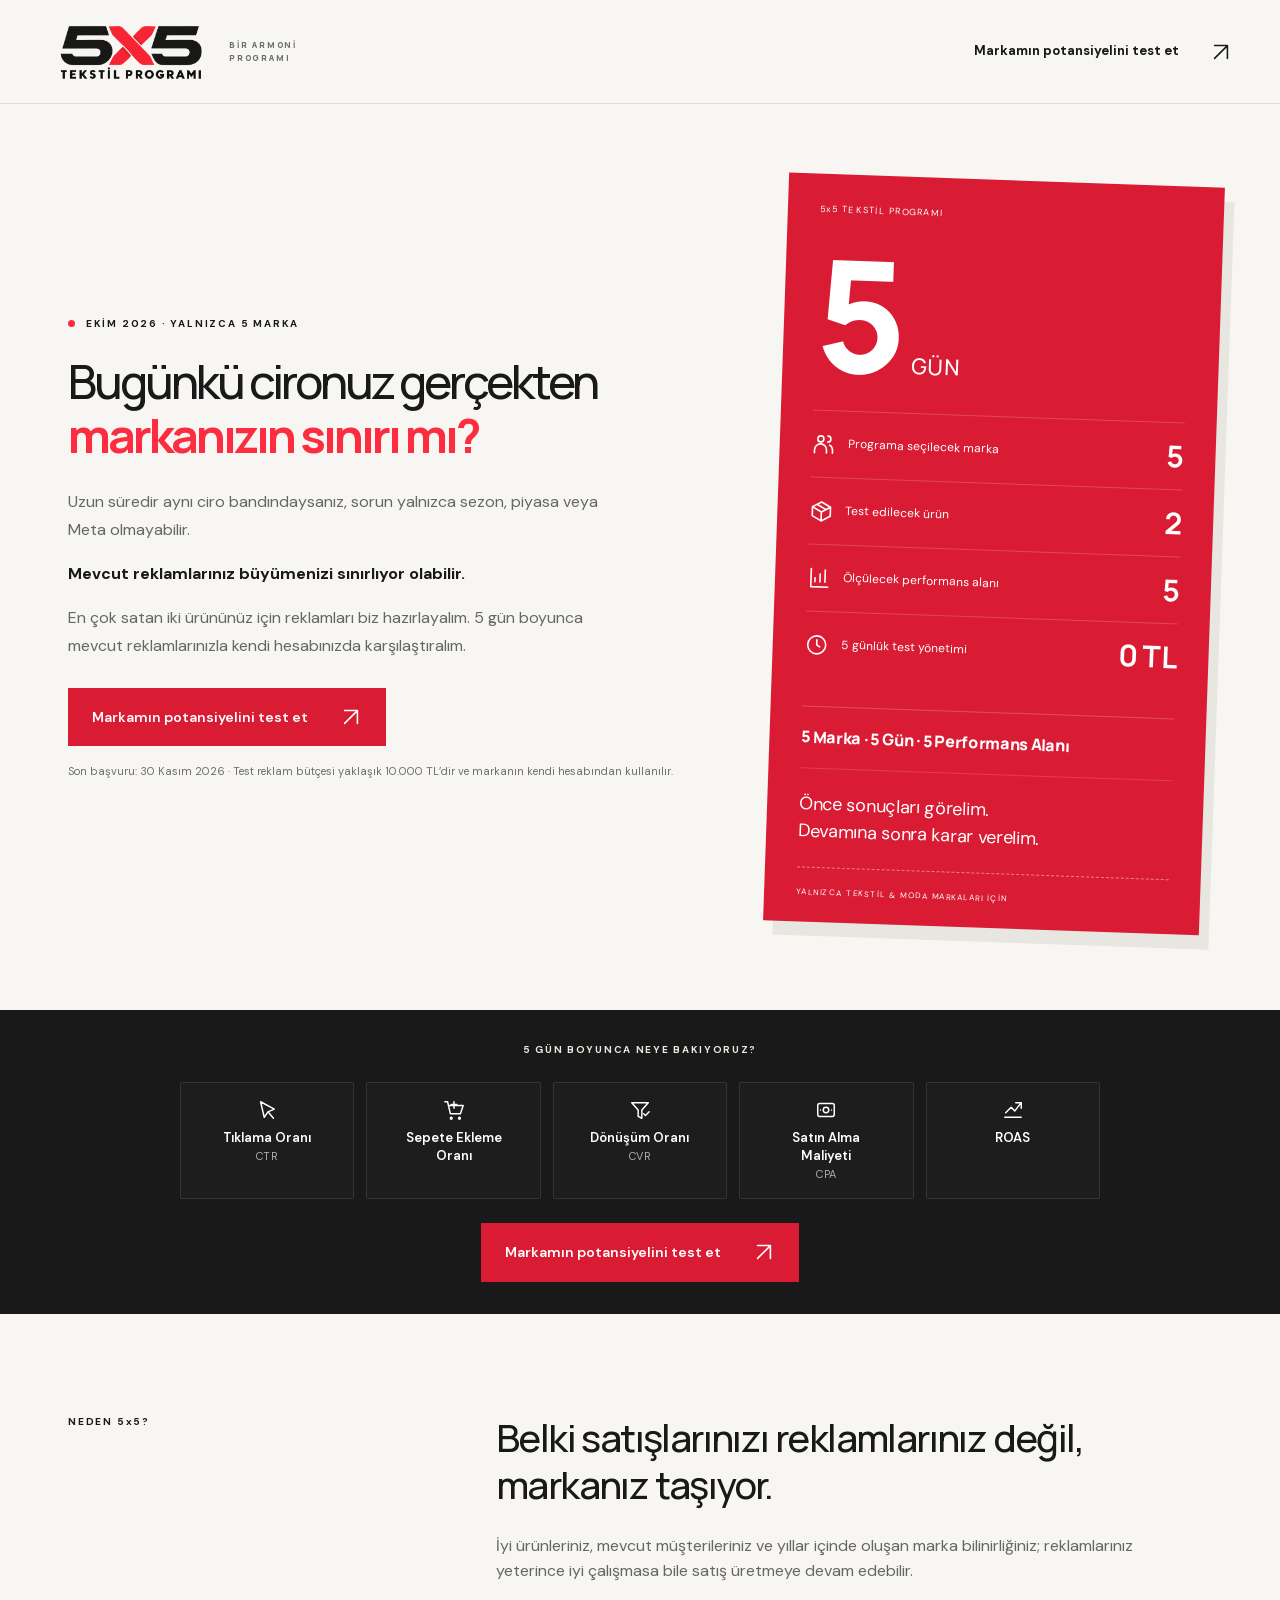
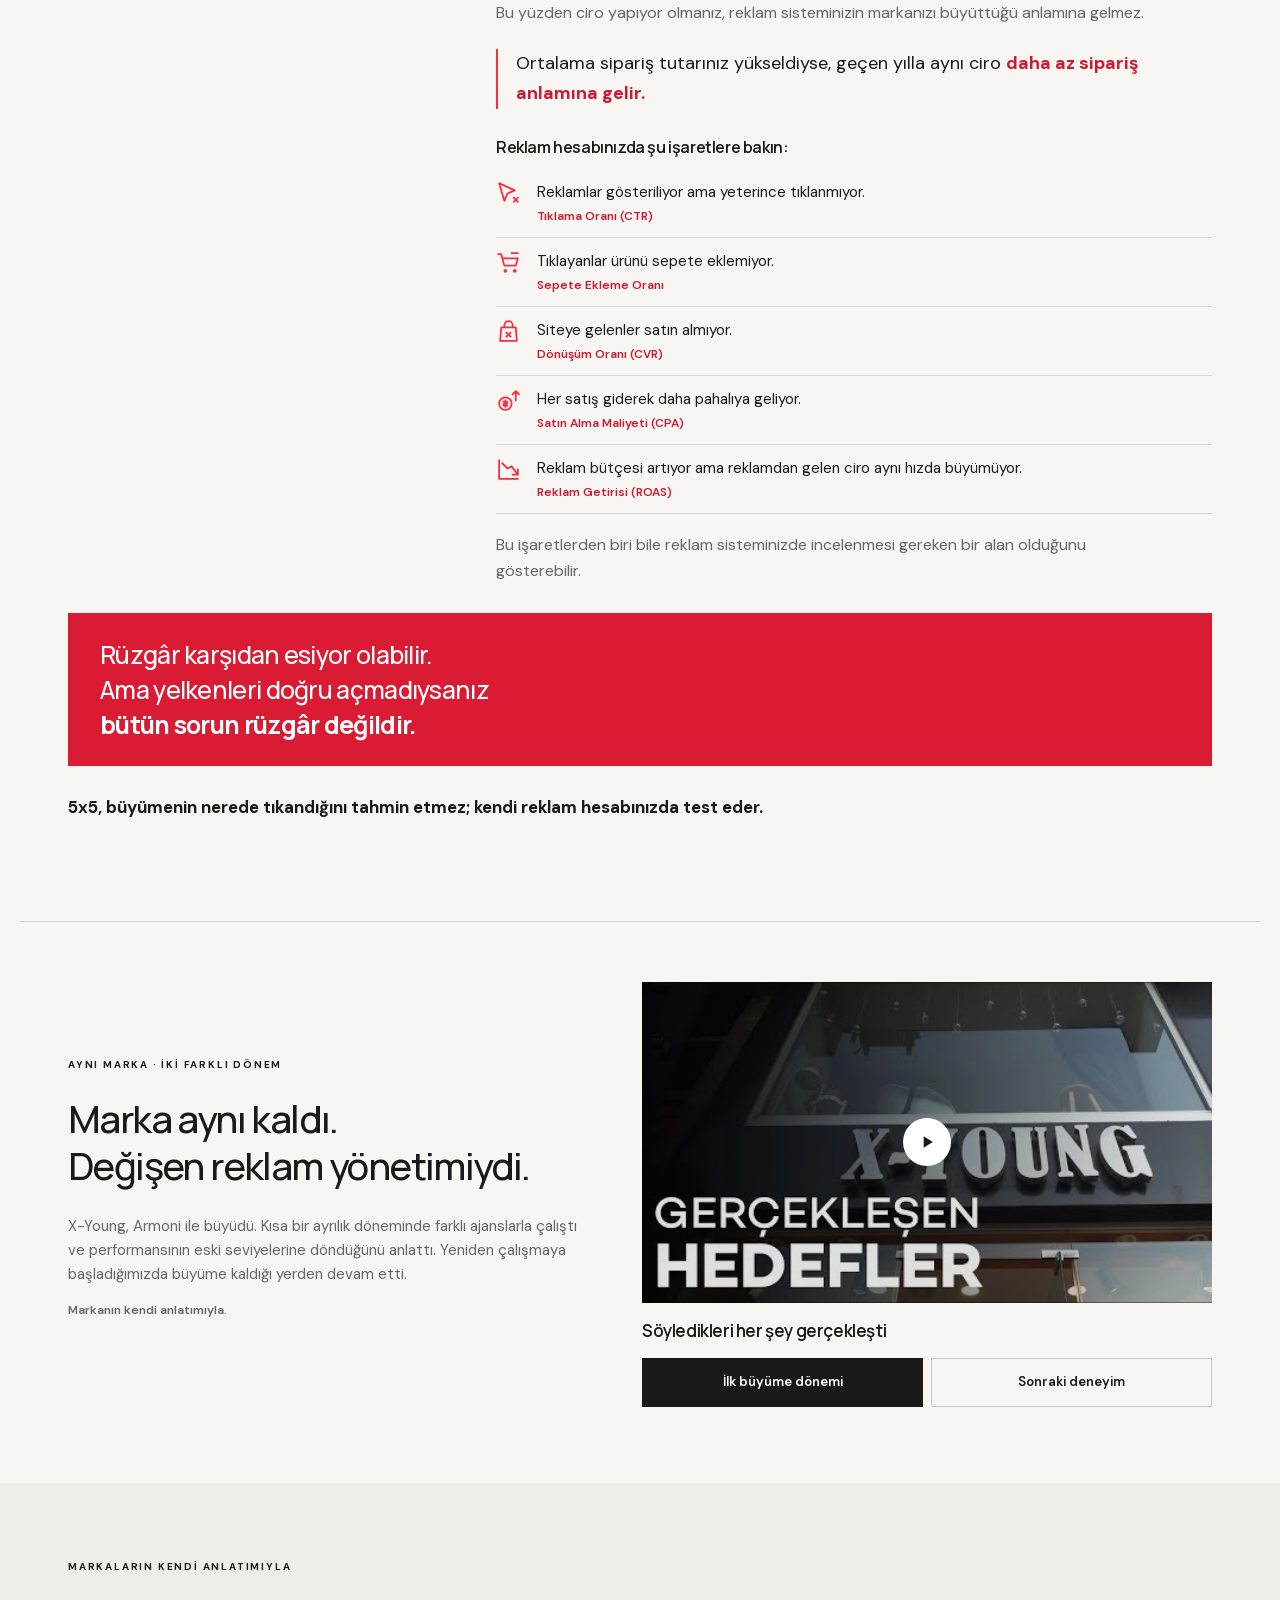
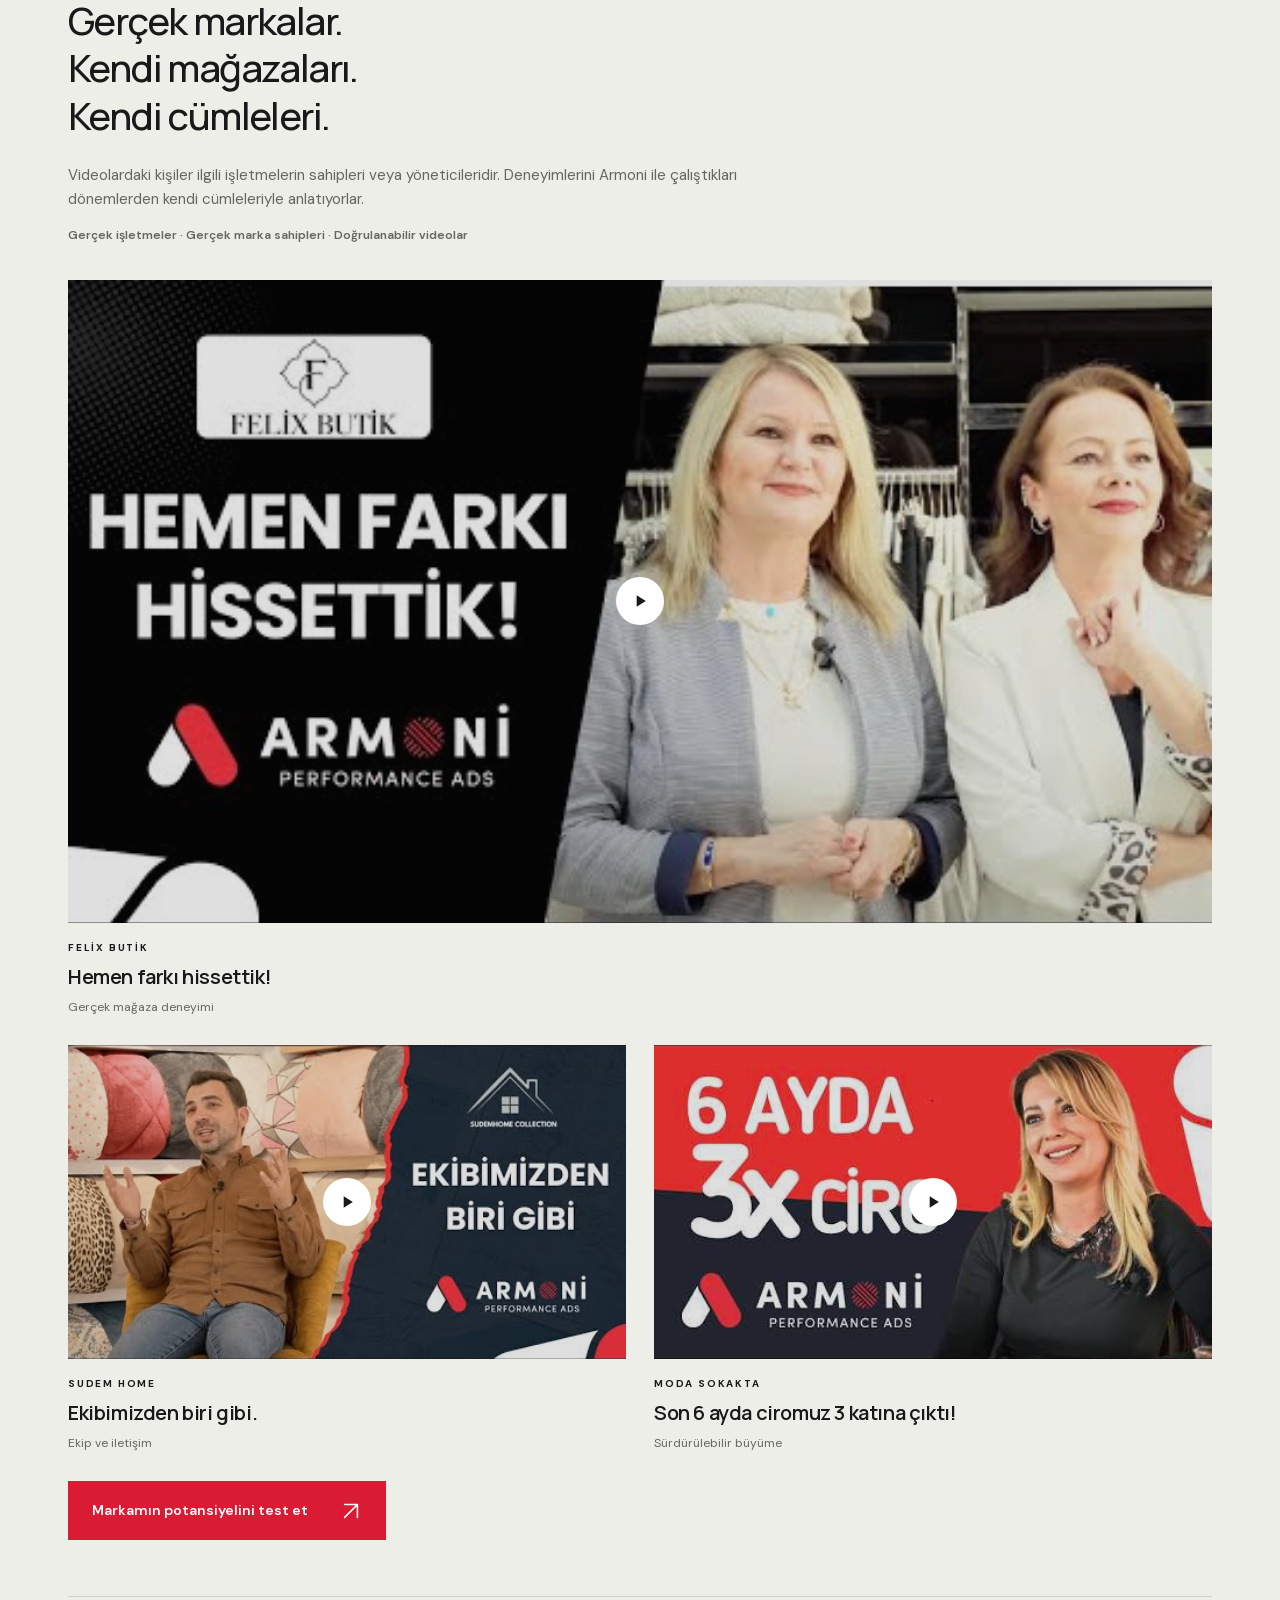
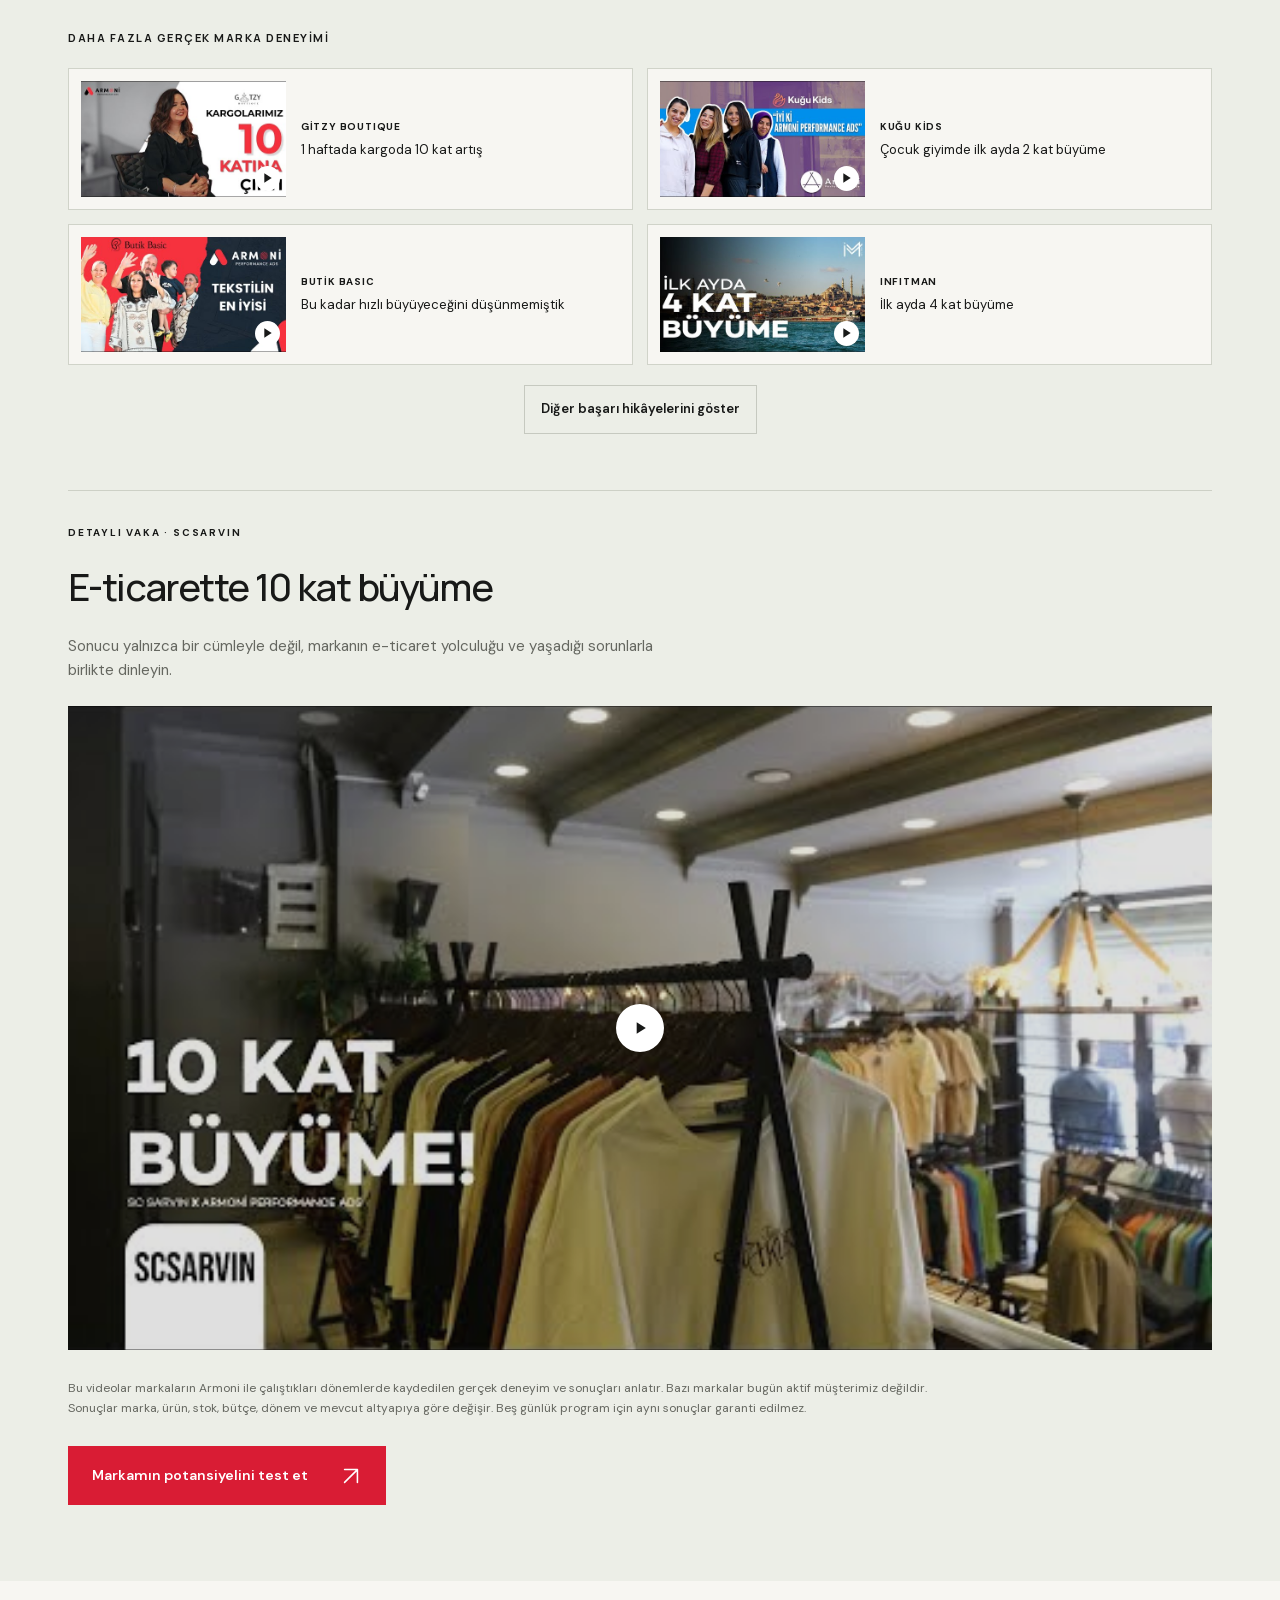
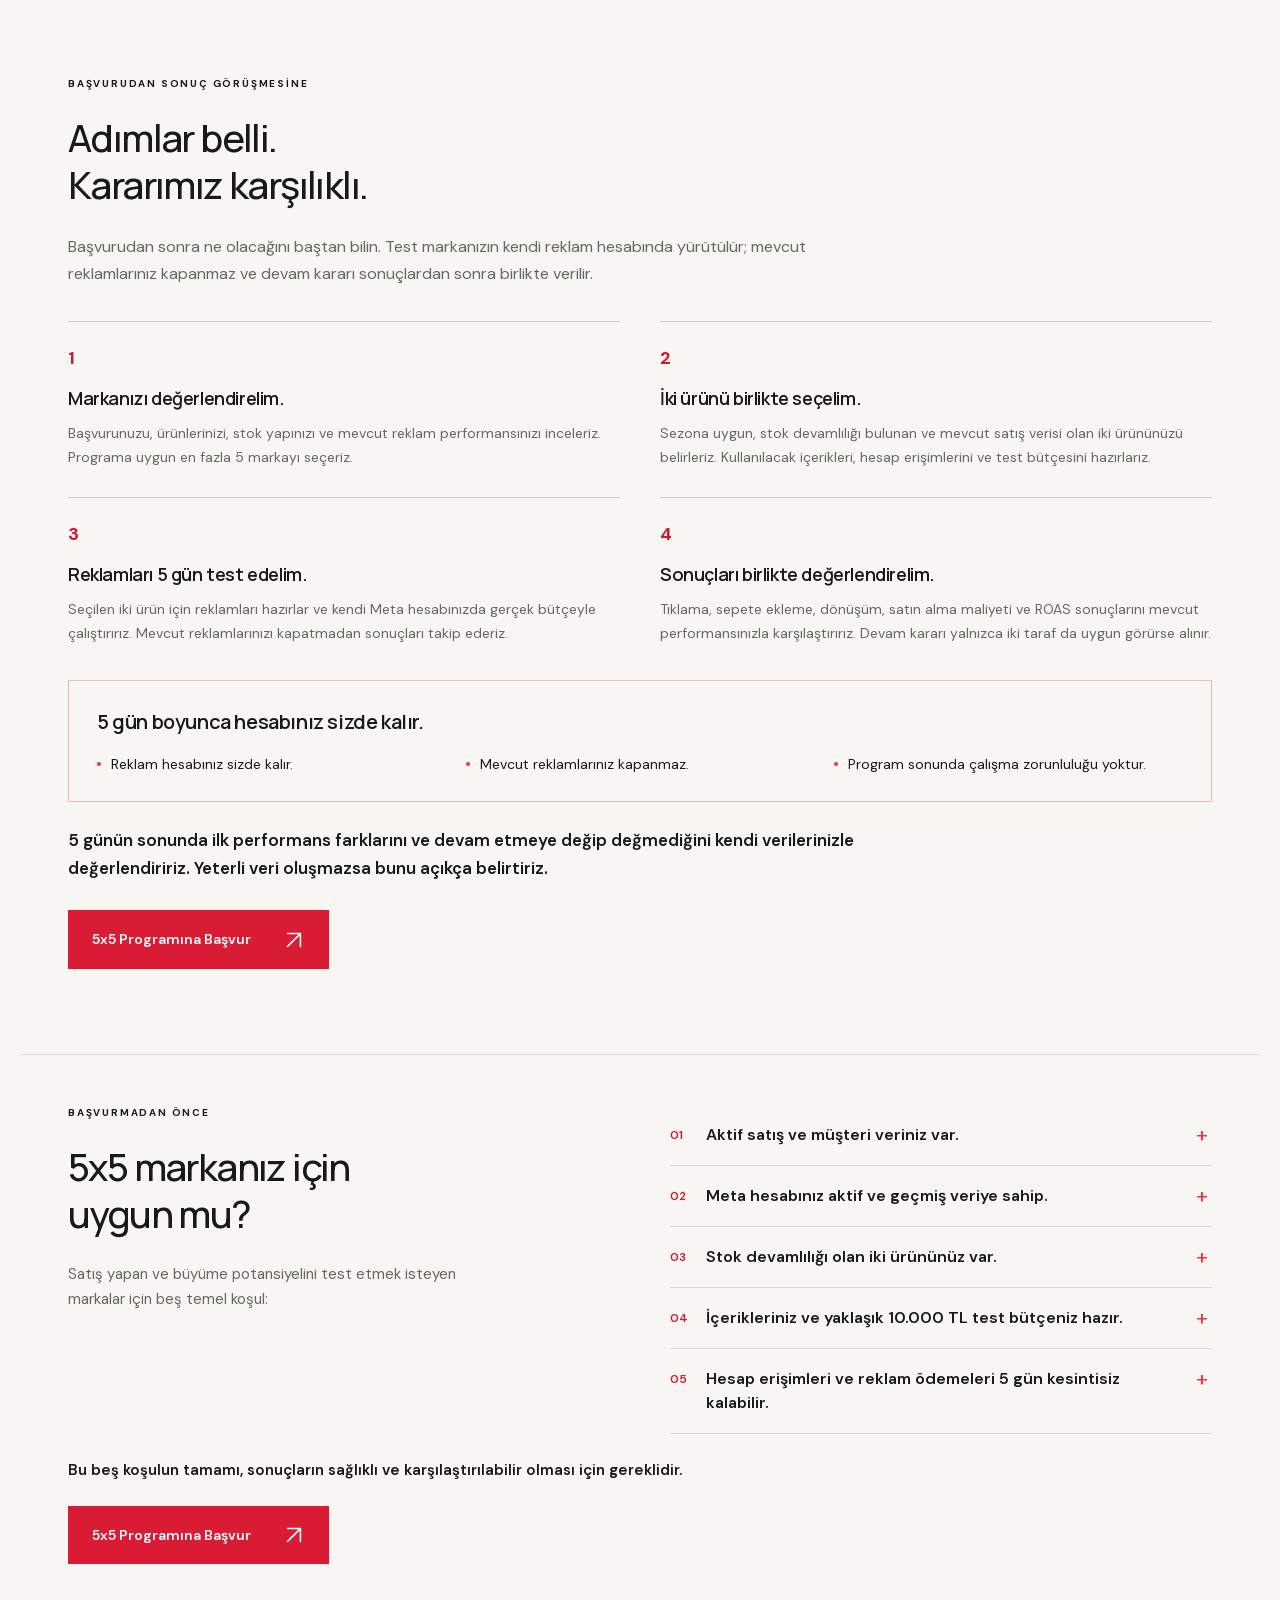
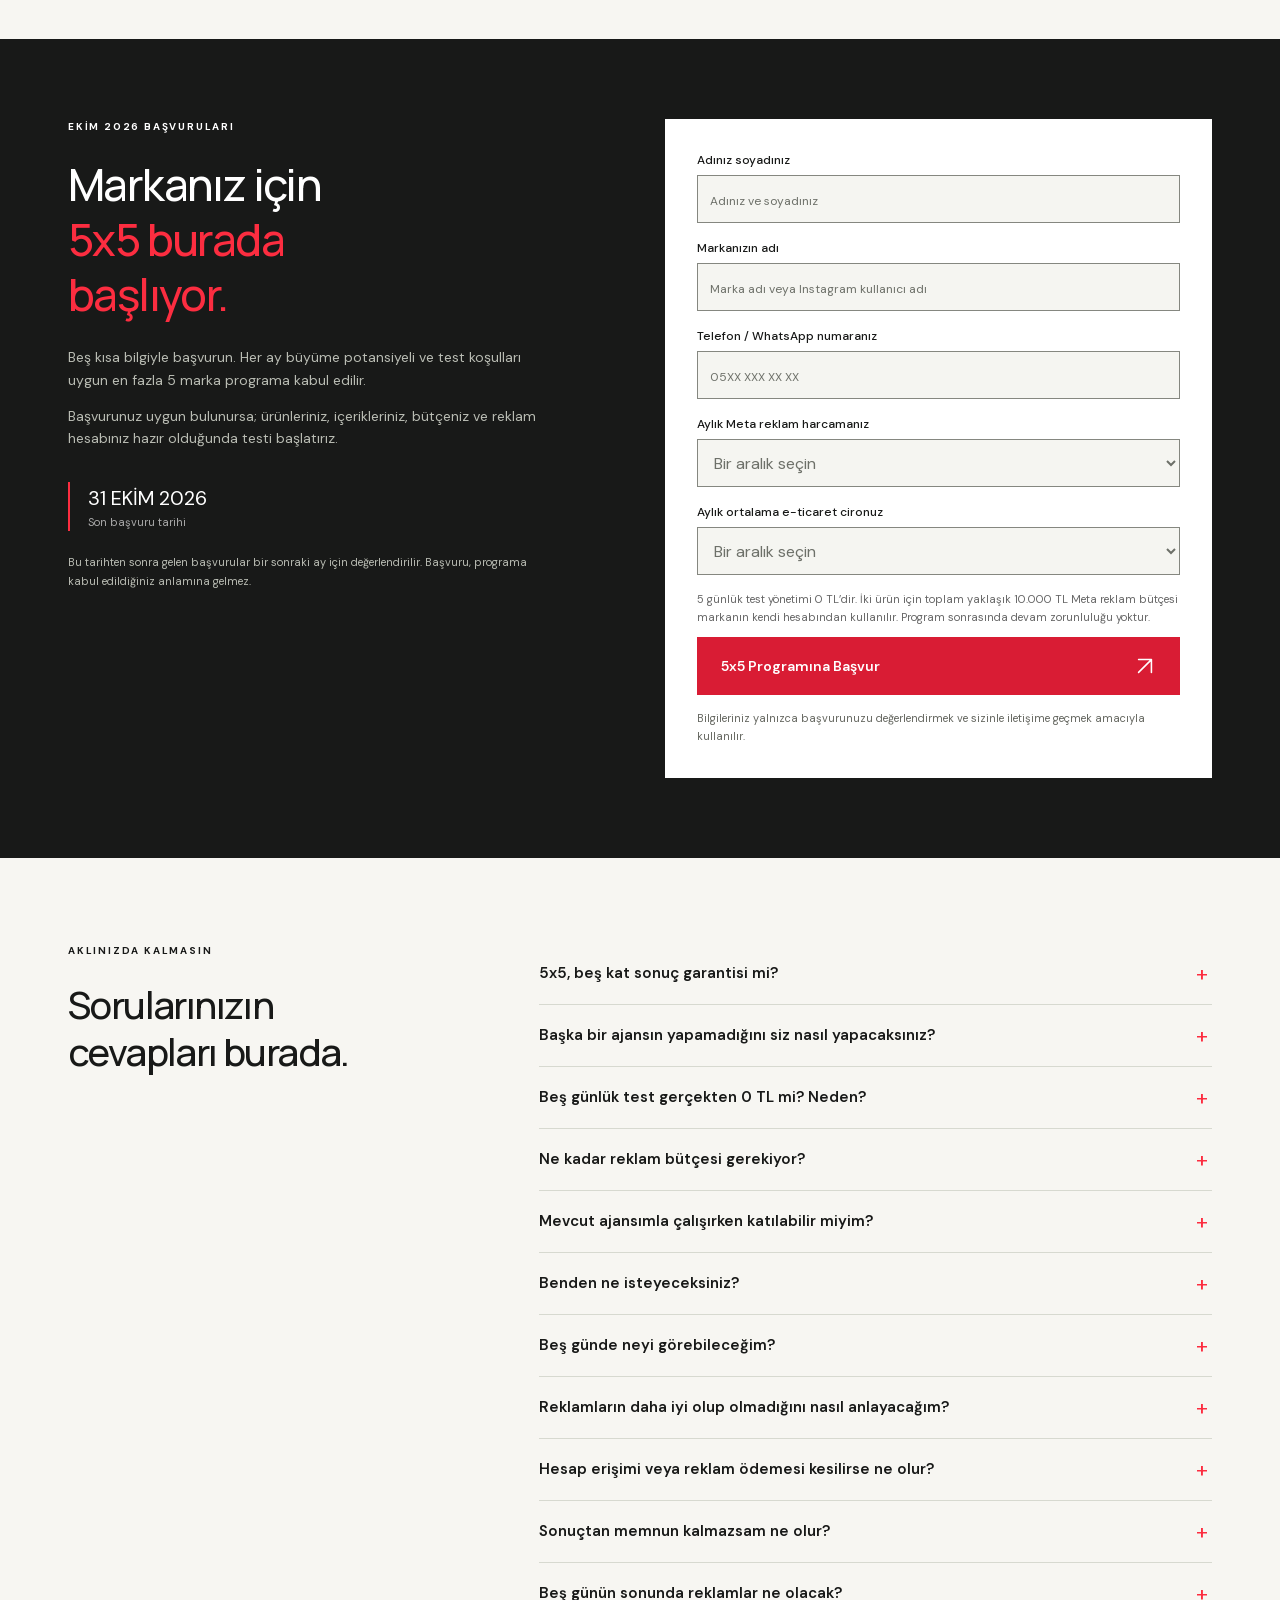
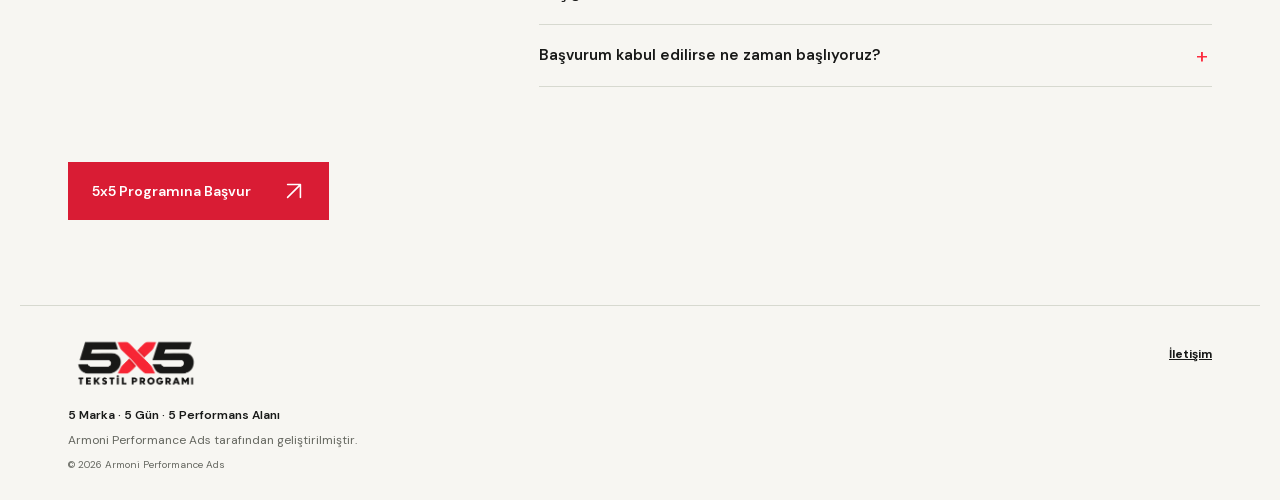
<file: index2.html>
<!doctype html><html lang="tr"><head><meta charset="utf-8"><meta name="viewport" content="width=device-width,initial-scale=1,viewport-fit=cover"><meta name="referrer" content="strict-origin-when-cross-origin"><meta name="description" content="Tekstil markanızın reklam performansını 5 günde gerçek verilerle karşılaştırın. Her ay en fazla 5 marka. 5 günlük test yönetimi 0 TL."><title>5x5 Tekstil Programı | Armoni Performance Ads</title><link rel="canonical" href="https://5x5tekstilprogrami.com/"><meta name="robots" content="index,follow"><meta property="og:type" content="website"><meta property="og:locale" content="tr_TR"><meta property="og:title" content="5x5 Tekstil Programı | Armoni Performance Ads"><meta property="og:description" content="Tekstil markanızın reklam performansını 5 günde gerçek verilerle karşılaştırın. Her ay en fazla 5 marka. 5 günlük test yönetimi 0 TL."><meta property="og:url" content="https://5x5tekstilprogrami.com/"><meta property="og:image" content="https://5x5tekstilprogrami.com/assets/5x5-tekstil-programi-logo.png"><meta property="og:image:width" content="568"><meta property="og:image:height" content="249"><meta property="og:image:alt" content="5x5 Tekstil Programı"><link rel="icon" type="image/png" href="assets/5x5-tekstil-programi-logo.png"><link rel="preload" as="font" href="assets/fonts/font-2.woff2" type="font/woff2" crossorigin><link rel="preload" as="font" href="assets/fonts/font-4.woff2" type="font/woff2" crossorigin><link rel="stylesheet" href="assets/fonts/fonts.css"><link rel="stylesheet" href="style.css"><link rel="preload" as="image" href="assets/5x5-tekstil-programi-logo.png" fetchpriority="high"></head><body><a class="skip-link" href="#main-content">İçeriğe geç</a>
<header><a class="brand" href="#" aria-label="5x5 Tekstil Programı ana sayfa"><img class="program-logo" src="assets/5x5-tekstil-programi-logo.png" alt="5x5 Tekstil Programı" width="568" height="249" loading="eager" fetchpriority="high"><span class="small">BİR ARMONİ PROGRAMI</span></a><a class="nav-cta" href="#basvuru">Markamın potansiyelini test et <svg class="cta-arrow" xmlns="http://www.w3.org/2000/svg" width="22" height="22" viewBox="0 0 24 24" fill="none" stroke="currentColor" stroke-width="1.7" stroke-linecap="round" stroke-linejoin="round" aria-hidden="true" focusable="false"><path d="M5 19 19 5M5 5h14v14"/></svg></a></header>
<main id="main-content" tabindex="-1"><section class="hero wrap"><div><p class="eyebrow"><span class="dot"></span> EKİM 2026 · YALNIZCA 5 MARKA</p><h1>Bugünkü cironuz gerçekten<br><em><strong>markanızın sınırı mı?</strong></em></h1><div class="hero-copy"><p>Uzun süredir aynı ciro bandındaysanız, sorun yalnızca sezon, piyasa veya Meta olmayabilir.</p><p><strong>Mevcut reklamlarınız büyümenizi sınırlıyor olabilir.</strong></p><p>En çok satan iki ürününüz için reklamları biz hazırlayalım. 5 gün boyunca mevcut reklamlarınızla kendi hesabınızda karşılaştıralım.</p></div><a class="button" href="#basvuru">Markamın potansiyelini test et <svg class="cta-arrow" xmlns="http://www.w3.org/2000/svg" width="22" height="22" viewBox="0 0 24 24" fill="none" stroke="currentColor" stroke-width="1.7" stroke-linecap="round" stroke-linejoin="round" aria-hidden="true" focusable="false"><path d="M5 19 19 5M5 5h14v14"/></svg></a><p class="fine">Son başvuru: 30 Kasım 2026 · Test reklam bütçesi yaklaşık 10.000 TL’dir ve markanın kendi hesabından kullanılır.</p></div><aside class="program"><div class="program-top">5x5 TEKSTİL PROGRAMI</div><div class="big-five">5<span>GÜN</span></div><div class="ticket-row"><span class="ticket-label"><svg class="metric-icon" xmlns="http://www.w3.org/2000/svg" width="24" height="24" viewBox="0 0 24 24" fill="none" stroke="currentColor" stroke-width="1.6" stroke-linecap="round" stroke-linejoin="round" aria-hidden="true" focusable="false"><circle cx="9" cy="7" r="3"/><path d="M3 21v-3a6 6 0 0 1 12 0v3M16 4a3 3 0 0 1 0 6M21 21v-3a6 6 0 0 0-3-5"/></svg><span>Programa seçilecek marka</span></span><strong>5</strong></div><div class="ticket-row"><span class="ticket-label"><svg class="metric-icon" xmlns="http://www.w3.org/2000/svg" width="24" height="24" viewBox="0 0 24 24" fill="none" stroke="currentColor" stroke-width="1.6" stroke-linecap="round" stroke-linejoin="round" aria-hidden="true" focusable="false"><path d="m12 3 9 5-9 5-9-5 9-5Zm-9 5v9l9 5 9-5V8M12 13v9M7.5 5.5l9 5"/></svg><span>Test edilecek ürün</span></span><strong>2</strong></div><div class="ticket-row"><span class="ticket-label"><svg class="metric-icon" xmlns="http://www.w3.org/2000/svg" width="24" height="24" viewBox="0 0 24 24" fill="none" stroke="currentColor" stroke-width="1.6" stroke-linecap="round" stroke-linejoin="round" aria-hidden="true" focusable="false"><path d="M4 3v18h17M8 16v-4M13 16V8M18 16V4"/></svg><span>Ölçülecek performans alanı</span></span><strong>5</strong></div><div class="ticket-row"><span class="ticket-label"><svg class="metric-icon" xmlns="http://www.w3.org/2000/svg" width="24" height="24" viewBox="0 0 24 24" fill="none" stroke="currentColor" stroke-width="1.6" stroke-linecap="round" stroke-linejoin="round" aria-hidden="true" focusable="false"><circle cx="12" cy="12" r="9"/><path d="M12 7v5l3 2"/></svg><span>5 günlük test yönetimi</span></span><strong>0 TL</strong></div><p class="program-method">5 Marka · 5 Gün · 5 Performans Alanı</p><p class="program-message">Önce sonuçları görelim.<br>Devamına sonra karar verelim.</p><span class="ticket-bottom">YALNIZCA TEKSTİL &amp; MODA MARKALARI İÇİN</span></aside></section>
<div class="strip performance-strip"><p>5 GÜN BOYUNCA NEYE BAKIYORUZ?</p><ul role="list" aria-label="Ölçülen beş performans alanı"><li><svg class="metric-icon" xmlns="http://www.w3.org/2000/svg" width="24" height="24" viewBox="0 0 24 24" fill="none" stroke="currentColor" stroke-width="1.6" stroke-linecap="round" stroke-linejoin="round" aria-hidden="true" focusable="false"><path d="m5 3 4 17 4-6 7-3L5 3ZM14 15l5 6"/></svg><span class="performance-name">Tıklama Oranı</span><span class="performance-detail">CTR</span></li><li><svg class="metric-icon" xmlns="http://www.w3.org/2000/svg" width="24" height="24" viewBox="0 0 24 24" fill="none" stroke="currentColor" stroke-width="1.6" stroke-linecap="round" stroke-linejoin="round" aria-hidden="true" focusable="false"><path d="M2 3h3l3 13h11l3-9H6M12 3v7M9 6h6"/><circle cx="9" cy="21" r="1"/><circle cx="18" cy="21" r="1"/></svg><span class="performance-name">Sepete Ekleme<br>Oranı</span></li><li><svg class="metric-icon" xmlns="http://www.w3.org/2000/svg" width="24" height="24" viewBox="0 0 24 24" fill="none" stroke="currentColor" stroke-width="1.6" stroke-linecap="round" stroke-linejoin="round" aria-hidden="true" focusable="false"><path d="m3 4 7 8v7l4 2v-9l7-8H3ZM16 16l2 2 4-4"/></svg><span class="performance-name">Dönüşüm Oranı</span><span class="performance-detail">CVR</span></li><li><svg class="metric-icon" xmlns="http://www.w3.org/2000/svg" width="24" height="24" viewBox="0 0 24 24" fill="none" stroke="currentColor" stroke-width="1.6" stroke-linecap="round" stroke-linejoin="round" aria-hidden="true" focusable="false"><rect x="3" y="5" width="18" height="14" rx="2"/><circle cx="12" cy="12" r="3"/><path d="M6 12h.01M18 12h.01"/></svg><span class="performance-name">Satın Alma<br>Maliyeti</span><span class="performance-detail">CPA</span></li><li><svg class="metric-icon" xmlns="http://www.w3.org/2000/svg" width="24" height="24" viewBox="0 0 24 24" fill="none" stroke="currentColor" stroke-width="1.6" stroke-linecap="round" stroke-linejoin="round" aria-hidden="true" focusable="false"><path d="M3 20h18M4 15l6-6 4 4 7-9M15 4h6v6"/></svg><span class="performance-name">ROAS</span></li></ul><a class="button" href="#basvuru">Markamın potansiyelini test et <svg class="cta-arrow" xmlns="http://www.w3.org/2000/svg" width="22" height="22" viewBox="0 0 24 24" fill="none" stroke="currentColor" stroke-width="1.7" stroke-linecap="round" stroke-linejoin="round" aria-hidden="true" focusable="false"><path d="M5 19 19 5M5 5h14v14"/></svg></a></div>
<section class="wrap intro why-program"><p class="eyebrow">NEDEN 5x5?</p><div class="why-copy"><h2>Belki satışlarınızı reklamlarınız değil, markanız taşıyor.</h2><p>İyi ürünleriniz, mevcut müşterileriniz ve yıllar içinde oluşan marka bilinirliğiniz; reklamlarınız yeterince iyi çalışmasa bile satış üretmeye devam edebilir.</p><p>Bu yüzden ciro yapıyor olmanız, reklam sisteminizin markanızı büyüttüğü anlamına gelmez.</p><p class="revenue-caution">Ortalama sipariş tutarınız yükseldiyse, geçen yılla aynı ciro <strong>daha az sipariş anlamına gelir.</strong></p><h3>Reklam hesabınızda şu işaretlere bakın:</h3><ul role="list" class="why-signs"><li><svg class="why-sign-icon" width="25" height="25" viewBox="0 0 24 24" fill="none" stroke="currentColor" stroke-width="1.7" stroke-linecap="round" stroke-linejoin="round" aria-hidden="true" focusable="false"><path d="m3 2 5 17 3-7 7-3L3 2Z"/><path d="m17 16 4 4m0-4-4 4"/></svg><div class="why-sign-copy"><span>Reklamlar gösteriliyor ama yeterince tıklanmıyor.</span><span class="why-metric">Tıklama Oranı (CTR)</span></div></li><li><svg class="why-sign-icon" width="25" height="25" viewBox="0 0 24 24" fill="none" stroke="currentColor" stroke-width="1.7" stroke-linecap="round" stroke-linejoin="round" aria-hidden="true" focusable="false"><path d="M2 4h3l3 11h11l2-7H6M15 3h6"/><circle cx="9" cy="20" r="1"/><circle cx="18" cy="20" r="1"/></svg><div class="why-sign-copy"><span>Tıklayanlar ürünü sepete eklemiyor.</span><span class="why-metric">Sepete Ekleme Oranı</span></div></li><li><svg class="why-sign-icon" width="25" height="25" viewBox="0 0 24 24" fill="none" stroke="currentColor" stroke-width="1.7" stroke-linecap="round" stroke-linejoin="round" aria-hidden="true" focusable="false"><path d="M5 8h14l1 13H4L5 8ZM8 8V6a4 4 0 0 1 8 0v2M10 13l4 4m0-4-4 4"/></svg><div class="why-sign-copy"><span>Siteye gelenler satın almıyor.</span><span class="why-metric">Dönüşüm Oranı (CVR)</span></div></li><li><svg class="why-sign-icon" width="25" height="25" viewBox="0 0 24 24" fill="none" stroke="currentColor" stroke-width="1.7" stroke-linecap="round" stroke-linejoin="round" aria-hidden="true" focusable="false"><circle cx="9" cy="15" r="6"/><path d="M9 12v6m-2-5h3a1 1 0 0 1 0 2H8a1 1 0 0 0 0 2h3M19 12V3m-3 3 3-3 3 3"/></svg><div class="why-sign-copy"><span>Her satış giderek daha pahalıya geliyor.</span><span class="why-metric">Satın Alma Maliyeti (CPA)</span></div></li><li><svg class="why-sign-icon" width="25" height="25" viewBox="0 0 24 24" fill="none" stroke="currentColor" stroke-width="1.7" stroke-linecap="round" stroke-linejoin="round" aria-hidden="true" focusable="false"><path d="M3 3v18h18M6 6l5 5 4-2 6 8M16 17h5v-5"/></svg><div class="why-sign-copy"><span>Reklam bütçesi artıyor ama reklamdan gelen ciro aynı hızda büyümüyor.</span><span class="why-metric">Reklam Getirisi (ROAS)</span></div></li></ul><p class="why-note">Bu işaretlerden biri bile reklam sisteminizde incelenmesi gereken bir alan olduğunu gösterebilir.</p></div><blockquote class="why-metaphor"><span>Rüzgâr karşıdan esiyor olabilir.</span> <span>Ama yelkenleri doğru açmadıysanız</span> <strong>bütün sorun rüzgâr değildir.</strong></blockquote><p class="why-closing">5x5, büyümenin nerede tıkandığını tahmin etmez; kendi reklam hesabınızda test eder.</p></section>
<section class="xyoung-case wrap" aria-labelledby="xyoung-heading"><div class="case-copy"><p class="eyebrow">AYNI MARKA · İKİ FARKLI DÖNEM</p><h2 id="xyoung-heading">Marka aynı kaldı.<br>Değişen reklam yönetimiydi.</h2><p>X-Young, Armoni ile büyüdü. Kısa bir ayrılık döneminde farklı ajanslarla çalıştı ve performansının eski seviyelerine döndüğünü anlattı. Yeniden çalışmaya başladığımızda büyüme kaldığı yerden devam etti.</p><p class="case-trust">Markanın kendi anlatımıyla.</p></div><div class="case-player"><div id="xyoung-panel" role="tabpanel" aria-labelledby="xyoung-tab-1"><button type="button" class="video" data-video="e--o4n1qIz4" data-title="X-YOUNG — Söyledikleri her şey gerçekleşti" aria-label="X-YOUNG — Söyledikleri her şey gerçekleşti videosunu oynat" id="xyoung-video"><img src="assets/video-thumbnails/e--o4n1qIz4.jpg" alt="X-YOUNG video kapağı" loading="lazy" width="480" height="270"><span class="play"><svg viewBox="0 0 24 24" width="20" height="20" fill="currentColor" aria-hidden="true"><path d="m8 5 11 7-11 7z"/></svg></span></button><h3 id="xyoung-title">Söyledikleri her şey gerçekleşti</h3></div><div class="case-tabs" role="tablist" aria-label="X-Young deneyim dönemleri"><button type="button" id="xyoung-tab-1" role="tab" aria-selected="true" aria-controls="xyoung-panel" data-case-video="e--o4n1qIz4" data-case-title="Söyledikleri her şey gerçekleşti">İlk büyüme dönemi</button><button type="button" id="xyoung-tab-2" role="tab" tabindex="-1" aria-selected="false" aria-controls="xyoung-panel" data-case-video="jlmc90x13nE" data-case-title="İlk ayda ciromuzu 2 katına çıkardılar!">Sonraki deneyim</button></div></div></section><section class="stories reference-stories" id="referanslar"><div class="wrap"><div class="reference-intro"><p class="eyebrow">MARKALARIN KENDİ ANLATIMIYLA</p><h2>Gerçek markalar.<br>Kendi mağazaları.<br>Kendi cümleleri.</h2><p>Videolardaki kişiler ilgili işletmelerin sahipleri veya yöneticileridir. Deneyimlerini Armoni ile çalıştıkları dönemlerden kendi cümleleriyle anlatıyorlar.</p><p class="ref-trust">Gerçek işletmeler · Gerçek marka sahipleri · Doğrulanabilir videolar</p></div><div class="featured-refs"><article><button type="button" class="video" data-video="v6_KRv1gMnw" data-title="FELİX BUTİK — Hemen farkı hissettik!" aria-label="FELİX BUTİK — Hemen farkı hissettik! videosunu oynat" ><img src="assets/video-thumbnails/v6_KRv1gMnw.jpg" alt="FELİX BUTİK video kapağı" loading="lazy" width="480" height="270"><span class="play"><svg viewBox="0 0 24 24" width="20" height="20" fill="currentColor" aria-hidden="true"><path d="m8 5 11 7-11 7z"/></svg></span></button><p class="eyebrow">FELİX BUTİK</p><h3>Hemen farkı hissettik!</h3><p class="ref-context">Gerçek mağaza deneyimi</p></article><article><button type="button" class="video" data-video="5_s_2M552jU" data-title="SUDEM HOME — Ekibimizden biri gibi." aria-label="SUDEM HOME — Ekibimizden biri gibi. videosunu oynat" ><img src="assets/video-thumbnails/5_s_2M552jU.jpg" alt="SUDEM HOME video kapağı" loading="lazy" width="480" height="270"><span class="play"><svg viewBox="0 0 24 24" width="20" height="20" fill="currentColor" aria-hidden="true"><path d="m8 5 11 7-11 7z"/></svg></span></button><p class="eyebrow">SUDEM HOME</p><h3>Ekibimizden biri gibi.</h3><p class="ref-context">Ekip ve iletişim</p></article><article><button type="button" class="video" data-video="uiZ_ZcoqNw0" data-title="MODA SOKAKTA — Son 6 ayda ciromuz 3 katına çıktı!" aria-label="MODA SOKAKTA — Son 6 ayda ciromuz 3 katına çıktı! videosunu oynat" ><img src="assets/video-thumbnails/uiZ_ZcoqNw0.jpg" alt="MODA SOKAKTA video kapağı" loading="lazy" width="480" height="270"><span class="play"><svg viewBox="0 0 24 24" width="20" height="20" fill="currentColor" aria-hidden="true"><path d="m8 5 11 7-11 7z"/></svg></span></button><p class="eyebrow">MODA SOKAKTA</p><h3>Son 6 ayda ciromuz 3 katına çıktı!</h3><p class="ref-context">Sürdürülebilir büyüme</p></article></div><div class="refs-cta"><a class="button" href="#basvuru">Markamın potansiyelini test et <svg class="cta-arrow" xmlns="http://www.w3.org/2000/svg" width="22" height="22" viewBox="0 0 24 24" fill="none" stroke="currentColor" stroke-width="1.7" stroke-linecap="round" stroke-linejoin="round" aria-hidden="true" focusable="false"><path d="M5 19 19 5M5 5h14v14"/></svg></a></div><div class="reference-library"><h3 class="eyebrow">DAHA FAZLA GERÇEK MARKA DENEYİMİ</h3><div class="compact-grid"><button type="button" class="compact-ref" data-video="Da2yG4L6Cvw" data-title="GİTZY BOUTIQUE — 1 haftada kargoda 10 kat artış" aria-label="GİTZY BOUTIQUE — 1 haftada kargoda 10 kat artış videosunu oynat"><span class="compact-thumb"><img src="assets/video-thumbnails/Da2yG4L6Cvw.jpg" alt="" loading="lazy" width="480" height="270"><span class="compact-play"><svg viewBox="0 0 24 24" width="20" height="20" fill="currentColor" aria-hidden="true"><path d="m8 5 11 7-11 7z"/></svg></span></span><span class="compact-copy"><strong>GİTZY BOUTIQUE</strong><span>1 haftada kargoda 10 kat artış</span></span></button><button type="button" class="compact-ref" data-video="Bq5XdWG4wxs" data-title="KUĞU KİDS — Çocuk giyimde ilk ayda 2 kat büyüme" aria-label="KUĞU KİDS — Çocuk giyimde ilk ayda 2 kat büyüme videosunu oynat"><span class="compact-thumb"><img src="assets/video-thumbnails/Bq5XdWG4wxs.jpg" alt="" loading="lazy" width="480" height="270"><span class="compact-play"><svg viewBox="0 0 24 24" width="20" height="20" fill="currentColor" aria-hidden="true"><path d="m8 5 11 7-11 7z"/></svg></span></span><span class="compact-copy"><strong>KUĞU KİDS</strong><span>Çocuk giyimde ilk ayda 2 kat büyüme</span></span></button><button type="button" class="compact-ref" data-video="ktrP_CDAVSI" data-title="BUTİK BASIC — Bu kadar hızlı büyüyeceğini düşünmemiştik" aria-label="BUTİK BASIC — Bu kadar hızlı büyüyeceğini düşünmemiştik videosunu oynat"><span class="compact-thumb"><img src="assets/video-thumbnails/ktrP_CDAVSI.jpg" alt="" loading="lazy" width="480" height="270"><span class="compact-play"><svg viewBox="0 0 24 24" width="20" height="20" fill="currentColor" aria-hidden="true"><path d="m8 5 11 7-11 7z"/></svg></span></span><span class="compact-copy"><strong>BUTİK BASIC</strong><span>Bu kadar hızlı büyüyeceğini düşünmemiştik</span></span></button><button type="button" class="compact-ref" data-video="dRsuxk3LyNk" data-title="INFITMAN — İlk ayda 4 kat büyüme" aria-label="INFITMAN — İlk ayda 4 kat büyüme videosunu oynat"><span class="compact-thumb"><img src="assets/video-thumbnails/dRsuxk3LyNk.jpg" alt="" loading="lazy" width="480" height="270"><span class="compact-play"><svg viewBox="0 0 24 24" width="20" height="20" fill="currentColor" aria-hidden="true"><path d="m8 5 11 7-11 7z"/></svg></span></span><span class="compact-copy"><strong>INFITMAN</strong><span>İlk ayda 4 kat büyüme</span></span></button></div><div class="compact-grid more-stories" id="more-stories" hidden><button type="button" class="compact-ref" data-video="5TZXzGvAipg" data-title="NİHAL ÇAĞLAYAN — Armoni Performance iyi ki var" aria-label="NİHAL ÇAĞLAYAN — Armoni Performance iyi ki var videosunu oynat"><span class="compact-thumb"><img src="assets/video-thumbnails/5TZXzGvAipg.jpg" alt="" loading="lazy" width="480" height="270"><span class="compact-play"><svg viewBox="0 0 24 24" width="20" height="20" fill="currentColor" aria-hidden="true"><path d="m8 5 11 7-11 7z"/></svg></span></span><span class="compact-copy"><strong>NİHAL ÇAĞLAYAN</strong><span>Armoni Performance iyi ki var</span></span></button><button type="button" class="compact-ref" data-video="ZZXti1OBl9Y" data-title="BEYLERCE — 2 ayda 7 haneli ciroya" aria-label="BEYLERCE — 2 ayda 7 haneli ciroya videosunu oynat"><span class="compact-thumb"><img src="assets/video-thumbnails/ZZXti1OBl9Y.jpg" alt="" loading="lazy" width="480" height="270"><span class="compact-play"><svg viewBox="0 0 24 24" width="20" height="20" fill="currentColor" aria-hidden="true"><path d="m8 5 11 7-11 7z"/></svg></span></span><span class="compact-copy"><strong>BEYLERCE</strong><span>2 ayda 7 haneli ciroya</span></span></button><button type="button" class="compact-ref" data-video="ePYmnQMpDyY" data-title="CLUBBER BUTİK — E-ticarette iki ay içinde %600 büyüme" aria-label="CLUBBER BUTİK — E-ticarette iki ay içinde %600 büyüme videosunu oynat"><span class="compact-thumb"><img src="assets/video-thumbnails/ePYmnQMpDyY.jpg" alt="" loading="lazy" width="480" height="270"><span class="compact-play"><svg viewBox="0 0 24 24" width="20" height="20" fill="currentColor" aria-hidden="true"><path d="m8 5 11 7-11 7z"/></svg></span></span><span class="compact-copy"><strong>CLUBBER BUTİK</strong><span>E-ticarette iki ay içinde %600 büyüme</span></span></button></div><button class="stories-toggle" type="button" aria-expanded="false" aria-controls="more-stories">Diğer başarı hikâyelerini göster</button></div><div class="detailed-case"><p class="eyebrow">DETAYLI VAKA · SCSARVIN</p><h2>E-ticarette 10 kat büyüme</h2><p>Sonucu yalnızca bir cümleyle değil, markanın e-ticaret yolculuğu ve yaşadığı sorunlarla birlikte dinleyin.</p><button type="button" class="video" data-video="wN8hwjBbTFw" data-title="SCSARVİN — E-ticarette 10 kat büyüme" aria-label="SCSARVİN — E-ticarette 10 kat büyüme videosunu oynat" ><img src="assets/video-thumbnails/wN8hwjBbTFw.jpg" alt="SCSARVİN video kapağı" loading="lazy" width="480" height="270"><span class="play"><svg viewBox="0 0 24 24" width="20" height="20" fill="currentColor" aria-hidden="true"><path d="m8 5 11 7-11 7z"/></svg></span></button></div><p class="reference-disclosure">Bu videolar markaların Armoni ile çalıştıkları dönemlerde kaydedilen gerçek deneyim ve sonuçları anlatır. Bazı markalar bugün aktif müşterimiz değildir. Sonuçlar marka, ürün, stok, bütçe, dönem ve mevcut altyapıya göre değişir. Beş günlük program için aynı sonuçlar garanti edilmez.</p><div class="refs-cta"><a class="button" href="#basvuru">Markamın potansiyelini test et <svg class="cta-arrow" xmlns="http://www.w3.org/2000/svg" width="22" height="22" viewBox="0 0 24 24" fill="none" stroke="currentColor" stroke-width="1.7" stroke-linecap="round" stroke-linejoin="round" aria-hidden="true" focusable="false"><path d="M5 19 19 5M5 5h14v14"/></svg></a></div></div></section><section class="wrap process" id="surec"><p class="eyebrow">BAŞVURUDAN SONUÇ GÖRÜŞMESİNE</p><h2>Adımlar belli.<br>Kararımız karşılıklı.</h2><p class="process-intro">Başvurudan sonra ne olacağını baştan bilin. Test markanızın kendi reklam hesabında yürütülür; mevcut reklamlarınız kapanmaz ve devam kararı sonuçlardan sonra birlikte verilir.</p><div class="steps"><article><span>1</span><h3>Markanızı değerlendirelim.</h3><p>Başvurunuzu, ürünlerinizi, stok yapınızı ve mevcut reklam performansınızı inceleriz. Programa uygun en fazla 5 markayı seçeriz.</p></article><article><span>2</span><h3>İki ürünü birlikte seçelim.</h3><p>Sezona uygun, stok devamlılığı bulunan ve mevcut satış verisi olan iki ürününüzü belirleriz. Kullanılacak içerikleri, hesap erişimlerini ve test bütçesini hazırlarız.</p></article><article><span>3</span><h3>Reklamları 5 gün test edelim.</h3><p>Seçilen iki ürün için reklamları hazırlar ve kendi Meta hesabınızda gerçek bütçeyle çalıştırırız. Mevcut reklamlarınızı kapatmadan sonuçları takip ederiz.</p></article><article><span>4</span><h3>Sonuçları birlikte değerlendirelim.</h3><p>Tıklama, sepete ekleme, dönüşüm, satın alma maliyeti ve ROAS sonuçlarını mevcut performansınızla karşılaştırırız. Devam kararı yalnızca iki taraf da uygun görürse alınır.</p></article></div><div class="process-assurance"><h3>5 gün boyunca hesabınız sizde kalır.</h3><ul role="list"><li>Reklam hesabınız sizde kalır.</li><li>Mevcut reklamlarınız kapanmaz.</li><li>Program sonunda çalışma zorunluluğu yoktur.</li></ul></div><p class="process-outcome">5 günün sonunda ilk performans farklarını ve devam etmeye değip değmediğini kendi verilerinizle değerlendiririz. Yeterli veri oluşmazsa bunu açıkça belirtiriz.</p><div class="section-apply"><a class="button process-apply" href="#basvuru">5x5 Programına Başvur <svg class="cta-arrow" xmlns="http://www.w3.org/2000/svg" width="22" height="22" viewBox="0 0 24 24" fill="none" stroke="currentColor" stroke-width="1.7" stroke-linecap="round" stroke-linejoin="round" aria-hidden="true" focusable="false"><path d="M5 19 19 5M5 5h14v14"/></svg></a></div></section><section class="wrap fit eligibility" id="uygunluk"><div><p class="eyebrow">BAŞVURMADAN ÖNCE</p><h2>5x5 markanız için<br>uygun mu?</h2><p class="eligibility-intro">Satış yapan ve büyüme potansiyelini test etmek isteyen markalar için beş temel koşul:</p></div><div class="eligibility-accordion"><div class="eligibility-item"><h3><button type="button" class="eligibility-toggle" id="condition-1" aria-expanded="false" aria-controls="condition-panel-1"><span class="condition-number">01</span><span>Aktif satış ve müşteri veriniz var.</span><span class="condition-icon" aria-hidden="true">+</span></button></h3><div class="condition-panel" id="condition-panel-1" role="region" aria-labelledby="condition-1" hidden><p>Program sıfırdan satışa başlayacak mağazalar için değil; hâlihazırda satış yapan ve karşılaştırılabilir müşteri ve reklam verisi bulunan tekstil veya moda markaları için tasarlanmıştır.</p></div></div><div class="eligibility-item"><h3><button type="button" class="eligibility-toggle" id="condition-2" aria-expanded="false" aria-controls="condition-panel-2"><span class="condition-number">02</span><span>Meta hesabınız aktif ve geçmiş veriye sahip.</span><span class="condition-icon" aria-hidden="true">+</span></button></h3><div class="condition-panel" id="condition-panel-2" role="region" aria-labelledby="condition-2" hidden><p>Hazırladığımız reklamları mevcut sonuçlarla karşılaştırabilmemiz için çalışan bir Meta reklam hesabına ve yeterli geçmiş veriye ihtiyaç vardır.</p></div></div><div class="eligibility-item"><h3><button type="button" class="eligibility-toggle" id="condition-3" aria-expanded="false" aria-controls="condition-panel-3"><span class="condition-number">03</span><span>Stok devamlılığı olan iki ürününüz var.</span><span class="condition-icon" aria-hidden="true">+</span></button></h3><div class="condition-panel" id="condition-panel-3" role="region" aria-labelledby="condition-3" hidden><p>Seçilen ürünlerin test boyunca satışta kalması; stok, fiyat ve teklif koşullarının korunması gerekir.</p></div></div><div class="eligibility-item"><h3><button type="button" class="eligibility-toggle" id="condition-4" aria-expanded="false" aria-controls="condition-panel-4"><span class="condition-number">04</span><span>İçerikleriniz ve yaklaşık 10.000 TL test bütçeniz hazır.</span><span class="condition-icon" aria-hidden="true">+</span></button></h3><div class="condition-panel" id="condition-panel-4" role="region" aria-labelledby="condition-4" hidden><p>İki ürün için kullanılabilecek Reels veya dikey video içeriklerine ihtiyaç vardır. Yaklaşık 10.000 TL reklam bütçesi markanın kendi Meta hesabından doğrudan harcanır.</p></div></div><div class="eligibility-item"><h3><button type="button" class="eligibility-toggle" id="condition-5" aria-expanded="false" aria-controls="condition-panel-5"><span class="condition-number">05</span><span>Hesap erişimleri ve reklam ödemeleri 5 gün kesintisiz kalabilir.</span><span class="condition-icon" aria-hidden="true">+</span></button></h3><div class="condition-panel" id="condition-panel-5" role="region" aria-labelledby="condition-5" hidden><p>Gerekli hesap erişimleri ve reklam ödeme yöntemi test boyunca aktif tutulmalıdır. Test kampanyalarının yönetimi ve optimizasyonu Armoni tarafından yürütülür. Armoni gerekli değişiklikleri ayrıca onay beklemeden yapabilir; marka veya mevcut ajansı test reklamlarını durduramaz, değiştiremez ya da erişimleri kısıtlayamaz.</p></div></div></div><p class="eligibility-note">Bu beş koşulun tamamı, sonuçların sağlıklı ve karşılaştırılabilir olması için gereklidir.</p><div class="section-apply"><a class="button eligibility-apply" href="#basvuru">5x5 Programına Başvur <svg class="cta-arrow" xmlns="http://www.w3.org/2000/svg" width="22" height="22" viewBox="0 0 24 24" fill="none" stroke="currentColor" stroke-width="1.7" stroke-linecap="round" stroke-linejoin="round" aria-hidden="true" focusable="false"><path d="M5 19 19 5M5 5h14v14"/></svg></a></div></section><section class="apply" id="basvuru"><div class="wrap apply-grid"><div><p class="eyebrow">EKİM 2026 BAŞVURULARI</p><h2>Markanız için<br><em>5x5 burada<br>başlıyor.</em></h2><p>Beş kısa bilgiyle başvurun. Her ay büyüme potansiyeli ve test koşulları uygun en fazla 5 marka programa kabul edilir.</p><p>Başvurunuz uygun bulunursa; ürünleriniz, içerikleriniz, bütçeniz ve reklam hesabınız hazır olduğunda testi başlatırız.</p><div class="deadline">31 EKİM 2026<span>Son başvuru tarihi</span></div><p class="fine">Bu tarihten sonra gelen başvurular bir sonraki ay için değerlendirilir. Başvuru, programa kabul edildiğiniz anlamına gelmez.</p></div><form id="application" action="https://formsubmit.co/onur@armoni.agency" method="POST"><input type="hidden" name="_subject" value="5x5 Tekstil Programı — Kasım 2026 başvurusu"><input type="hidden" name="_template" value="table"><input type="hidden" name="_next" value="https://5x5tekstilprogrami.com/tesekkurler.html"><div class="form-trap" aria-hidden="true"><label for="apply-website-confirm">Bu alanı boş bırakın</label><input id="apply-website-confirm" type="text" name="_honey" tabindex="-1" autocomplete="off"></div><div class="application-field"><label for="apply-name">Adınız soyadınız</label><input id="apply-name" name="name" type="text" autocomplete="name" placeholder="Adınız ve soyadınız" maxlength="100" required aria-describedby="error-name"><span class="field-error" id="error-name"></span></div><div class="application-field"><label for="apply-brand">Markanızın adı</label><input id="apply-brand" name="brand" type="text" autocomplete="organization" placeholder="Marka adı veya Instagram kullanıcı adı" maxlength="200" autocapitalize="none" spellcheck="false" required aria-describedby="error-brand"><span class="field-error" id="error-brand"></span></div><div class="application-field"><label for="apply-phone">Telefon / WhatsApp numaranız</label><input id="apply-phone" name="phone" type="tel" autocomplete="tel" placeholder="05XX XXX XX XX" inputmode="tel" maxlength="25" required aria-describedby="error-phone"><span class="field-error" id="error-phone"></span></div><div class="application-field"><label for="apply-spend">Aylık Meta reklam harcamanız</label><select id="apply-spend" name="spend" required aria-describedby="error-spend"><option value="" disabled selected>Bir aralık seçin</option><option value="50.000 TL’den az">50.000 TL’den az</option><option value="50.000–100.000 TL">50.000–100.000 TL</option><option value="100.000–250.000 TL">100.000–250.000 TL</option><option value="250.000–500.000 TL">250.000–500.000 TL</option><option value="500.000–1 milyon TL">500.000–1 milyon TL</option><option value="1 milyon TL ve üzeri">1 milyon TL ve üzeri</option></select><span class="field-error" id="error-spend"></span></div><div class="application-field"><label for="apply-revenue">Aylık ortalama e-ticaret cironuz</label><select id="apply-revenue" name="revenue" required aria-describedby="error-revenue"><option value="" disabled selected>Bir aralık seçin</option><option value="500.000 TL’den az">500.000 TL’den az</option><option value="500.000–1 milyon TL">500.000–1 milyon TL</option><option value="1–3 milyon TL">1–3 milyon TL</option><option value="3–5 milyon TL">3–5 milyon TL</option><option value="5 milyon TL üzeri">5 milyon TL üzeri</option></select><span class="field-error" id="error-revenue"></span></div><p class="form-note">5 günlük test yönetimi 0 TL’dir. İki ürün için toplam yaklaşık 10.000 TL Meta reklam bütçesi markanın kendi hesabından kullanılır. Program sonrasında devam zorunluluğu yoktur.</p><button class="button" type="submit"><span class="submit-label">5x5 Programına Başvur</span> <svg class="cta-arrow" xmlns="http://www.w3.org/2000/svg" width="22" height="22" viewBox="0 0 24 24" fill="none" stroke="currentColor" stroke-width="1.7" stroke-linecap="round" stroke-linejoin="round" aria-hidden="true" focusable="false"><path d="M5 19 19 5M5 5h14v14"/></svg></button><p class="form-privacy">Bilgileriniz yalnızca başvurunuzu değerlendirmek ve sizinle iletişime geçmek amacıyla kullanılır.</p><p id="form-status" role="status" aria-live="polite"></p></form></div></section>



<section class="wrap faq"><div><p class="eyebrow">AKLINIZDA KALMASIN</p><h2>Sorularınızın<br>cevapları burada.</h2></div><div class="faq-accordion"><div class="faq-item"><h3><button type="button" class="faq-toggle" id="faq-question-1" aria-expanded="false" aria-controls="faq-answer-1"><span>5x5, beş kat sonuç garantisi mi?</span><span class="faq-icon" aria-hidden="true">+</span></button></h3><div class="faq-answer" id="faq-answer-1" role="region" aria-labelledby="faq-question-1" hidden><p>Hayır. 5x5; 5 marka, 5 gün ve 5 performans alanını ifade eder.</p><p>Herhangi bir metriğin beş kat artacağı veya belirli bir satış sonucuna ulaşılacağı garanti edilmez. Programın amacı, mevcut reklamlarınızın üzerinde gerçek bir gelişme alanı olup olmadığını kendi verilerinizle test etmektir.</p></div></div><div class="faq-item"><h3><button type="button" class="faq-toggle" id="faq-question-2" aria-expanded="false" aria-controls="faq-answer-2"><span>Başka bir ajansın yapamadığını siz nasıl yapacaksınız?</span><span class="faq-icon" aria-hidden="true">+</span></button></h3><div class="faq-answer" id="faq-answer-2" role="region" aria-labelledby="faq-question-2" hidden><p>Bunu size vaatlerle kanıtlamaya çalışmıyoruz.</p><p>Aynı iki ürün için hazırladığımız reklamları kendi reklam hesabınızda gerçek bütçeyle çalıştırıyor ve mevcut performansınızla karşılaştırıyoruz. Daha iyi sonuç üretirsek kendi verilerinizde görürsünüz; üretemezsek bunu da açıkça raporlarız.</p></div></div><div class="faq-item"><h3><button type="button" class="faq-toggle" id="faq-question-3" aria-expanded="false" aria-controls="faq-answer-3"><span>Beş günlük test gerçekten 0 TL mi? Neden?</span><span class="faq-icon" aria-hidden="true">+</span></button></h3><div class="faq-answer" id="faq-answer-3" role="region" aria-labelledby="faq-question-3" hidden><p>Evet. Reklam kurulumu ve beş günlük test yönetimi için Armoni’ye ücret ödemezsiniz.</p><p>Program, uzun süreli bir çalışmaya karar vermeden önce iki tarafın birbirini gerçek veriler üzerinden değerlendirmesi için oluşturuldu. Siz çalışma biçimimizi görürsünüz; biz de markanızın uzun vadeli çalışmaya uygun olup olmadığını değerlendiririz.</p><p>Meta reklam harcaması bu kapsama dahil değildir.</p></div></div><div class="faq-item"><h3><button type="button" class="faq-toggle" id="faq-question-4" aria-expanded="false" aria-controls="faq-answer-4"><span>Ne kadar reklam bütçesi gerekiyor?</span><span class="faq-icon" aria-hidden="true">+</span></button></h3><div class="faq-answer" id="faq-answer-4" role="region" aria-labelledby="faq-question-4" hidden><p>İki ürünün beş günlük testi için toplam yaklaşık 10.000 TL Meta reklam bütçesi öngörüyoruz.</p><p>Net bütçeyi test başlamadan önce ürünleriniz ve mevcut reklam verileriniz üzerinden belirleriz. Reklam bütçesi markanızın kendi Meta hesabından doğrudan Meta’ya harcanır; Armoni bu bütçeyi tahsil etmez.</p></div></div><div class="faq-item"><h3><button type="button" class="faq-toggle" id="faq-question-5" aria-expanded="false" aria-controls="faq-answer-5"><span>Mevcut ajansımla çalışırken katılabilir miyim?</span><span class="faq-icon" aria-hidden="true">+</span></button></h3><div class="faq-answer" id="faq-answer-5" role="region" aria-labelledby="faq-question-5" hidden><p>Evet. Mevcut reklamlarınızı kapatmaz veya değiştirmeyiz. Yalnızca 5x5 için hazırladığımız test kampanyalarını yönetiriz.</p><p>Test boyunca bu kampanyaların yönetimi Armoni’ye aittir. Gerekli optimizasyonları ayrıca onay beklemeden yapabiliriz. Marka veya mevcut ajansı test reklamlarını durduramaz, değiştiremez ya da gerekli erişimleri kısıtlayamaz.</p></div></div><div class="faq-item"><h3><button type="button" class="faq-toggle" id="faq-question-6" aria-expanded="false" aria-controls="faq-answer-6"><span>Benden ne isteyeceksiniz?</span><span class="faq-icon" aria-hidden="true">+</span></button></h3><div class="faq-answer" id="faq-answer-6" role="region" aria-labelledby="faq-question-6" hidden><p>Test için aşağıdakilerin hazır olması gerekir:</p><ul role="list"><li>Sezona uygun ve stok devamlılığı bulunan iki ürün</li><li>Bu ürünlere ait Reels veya dikey video içerikleri</li><li>Meta reklam hesabı, piksel ve gerekli katalog erişimleri</li><li>Aktif reklam ödeme yöntemi ve yaklaşık 10.000 TL test bütçesi</li><li>Ürünlerin stok, fiyat ve teklif koşullarının test boyunca korunması</li></ul></div></div><div class="faq-item"><h3><button type="button" class="faq-toggle" id="faq-question-7" aria-expanded="false" aria-controls="faq-answer-7"><span>Beş günde neyi görebileceğim?</span><span class="faq-icon" aria-hidden="true">+</span></button></h3><div class="faq-answer" id="faq-answer-7" role="region" aria-labelledby="faq-question-7" hidden><p>Hazırladığımız reklamları beş alanda değerlendiririz:</p><ul role="list"><li>Tıklama oranı</li><li>Sepete ekleme oranı</li><li>Dönüşüm oranı</li><li>Satın alma maliyeti</li><li>ROAS</li></ul><p>Beş gün, reklamların ilk performans yönünü ve mevcut reklamlara göre oluşturduğu farkı görmek için kullanılır. Uzun vadeli büyüme garantisi değildir. Yeterli veri oluşmazsa bunu açıkça belirtiriz.</p></div></div><div class="faq-item"><h3><button type="button" class="faq-toggle" id="faq-question-8" aria-expanded="false" aria-controls="faq-answer-8"><span>Reklamların daha iyi olup olmadığını nasıl anlayacağım?</span><span class="faq-icon" aria-hidden="true">+</span></button></h3><div class="faq-answer" id="faq-answer-8" role="region" aria-labelledby="faq-question-8" hidden><p>Test sonunda mevcut reklamlarınız ile 5x5 reklamlarını aynı ürünler üzerinden karşılaştıran sade bir sonuç raporu sunarız.</p><p>Raporda reklam harcaması, tıklama, sepete ekleme, dönüşüm, satın alma maliyeti ve ROAS farkları birlikte gösterilir. Tek bir iyi metriği seçip başarı ilan etmeyiz; satış yolculuğunun tamamını değerlendiririz.</p></div></div><div class="faq-item"><h3><button type="button" class="faq-toggle" id="faq-question-9" aria-expanded="false" aria-controls="faq-answer-9"><span>Hesap erişimi veya reklam ödemesi kesilirse ne olur?</span><span class="faq-icon" aria-hidden="true">+</span></button></h3><div class="faq-answer" id="faq-answer-9" role="region" aria-labelledby="faq-question-9" hidden><p>5x5, beş kesintisiz reklam günü üzerinden değerlendirilir.</p><p>Marka kaynaklı erişim veya ödeme kesintisinde test durdurulur. Sorun 24 saat içinde çözülür ve veriler hâlâ sağlıklı biçimde karşılaştırılabiliyorsa kalan süreye devam edilir.</p><p>Kesintinin 24 saati aşması veya tekrarlanması halinde test sonlandırılır. Yeniden katılım, yeni başvuruya ve uygun kontenjana bağlıdır.</p><p>Meta kaynaklı genel kesintilerde veya Armoni kaynaklı teknik bir sorunda eksik kalan süre telafi edilir.</p><p>Meta’da o ana kadar harcanan reklam bütçesi marka ile Meta arasındadır. Armoni bu bütçeyi tahsil etmez, iade etmez veya mahsup etmez.</p></div></div><div class="faq-item"><h3><button type="button" class="faq-toggle" id="faq-question-10" aria-expanded="false" aria-controls="faq-answer-10"><span>Sonuçtan memnun kalmazsam ne olur?</span><span class="faq-icon" aria-hidden="true">+</span></button></h3><div class="faq-answer" id="faq-answer-10" role="region" aria-labelledby="faq-question-10" hidden><p>Devam etmek zorunda değilsiniz. Beş günlük test için kurulum veya yönetim ücreti talep etmeyiz.</p><p>Meta’ya harcanan bütçe gerçek reklam harcamasıdır ve Armoni’ye ödenmediği için iade kapsamına girmez.</p></div></div><div class="faq-item"><h3><button type="button" class="faq-toggle" id="faq-question-11" aria-expanded="false" aria-controls="faq-answer-11"><span>Beş günün sonunda reklamlar ne olacak?</span><span class="faq-icon" aria-hidden="true">+</span></button></h3><div class="faq-answer" id="faq-answer-11" role="region" aria-labelledby="faq-question-11" hidden><p>Testin sonunda kampanyalar durdurulur veya iki tarafın ortak kararıyla devam ettirilir.</p><p>Hazırlanan reklamlar ve kampanya kurulumları kendi reklam hesabınızda kalır. Uzun süreli çalışma ancak hem marka hem de Armoni uygun görürse başlar.</p></div></div><div class="faq-item"><h3><button type="button" class="faq-toggle" id="faq-question-12" aria-expanded="false" aria-controls="faq-answer-12"><span>Başvurum kabul edilirse ne zaman başlıyoruz?</span><span class="faq-icon" aria-hidden="true">+</span></button></h3><div class="faq-answer" id="faq-answer-12" role="region" aria-labelledby="faq-question-12" hidden><p>Başvurunuz uygun bulunduğunda sizinle telefon veya WhatsApp üzerinden iletişime geçeriz.</p><p>İki ürün, içerikler, reklam bütçesi, ödeme yöntemi ve gerekli hesap erişimleri hazır olduğunda ay sonunu beklemeden testi planlarız.</p></div></div></div><div class="section-apply"><a class="button faq-apply" href="#basvuru">5x5 Programına Başvur <svg class="cta-arrow" xmlns="http://www.w3.org/2000/svg" width="22" height="22" viewBox="0 0 24 24" fill="none" stroke="currentColor" stroke-width="1.7" stroke-linecap="round" stroke-linejoin="round" aria-hidden="true" focusable="false"><path d="M5 19 19 5M5 5h14v14"/></svg></a></div></section></main><footer class="wrap"><div class="footer-brand"><img src="assets/5x5-tekstil-programi-logo.png" alt="5x5 Tekstil Programı" width="568" height="249" loading="eager"><p>5 Marka · 5 Gün · 5 Performans Alanı</p><p>Armoni Performance Ads tarafından geliştirilmiştir.</p><small>© 2026 Armoni Performance Ads</small></div><a class="footer-contact" href="mailto:onur@armoni.agency">İletişim</a></footer><dialog id="video-modal" class="video-modal" aria-labelledby="video-modal-title"><div class="modal-top"><h2 id="video-modal-title"></h2><button type="button" class="modal-close" aria-label="Videoyu kapat">Kapat <span aria-hidden="true">×</span></button></div><div class="modal-player"></div><a href="https://www.youtube.com/@armoniperformanceads" class="youtube-source" target="_blank" rel="noopener noreferrer">YouTube’da izle</a></dialog><script src="measurement.js"></script><script src="app.js"></script><script src="application.js"></script></body></html>
</file>
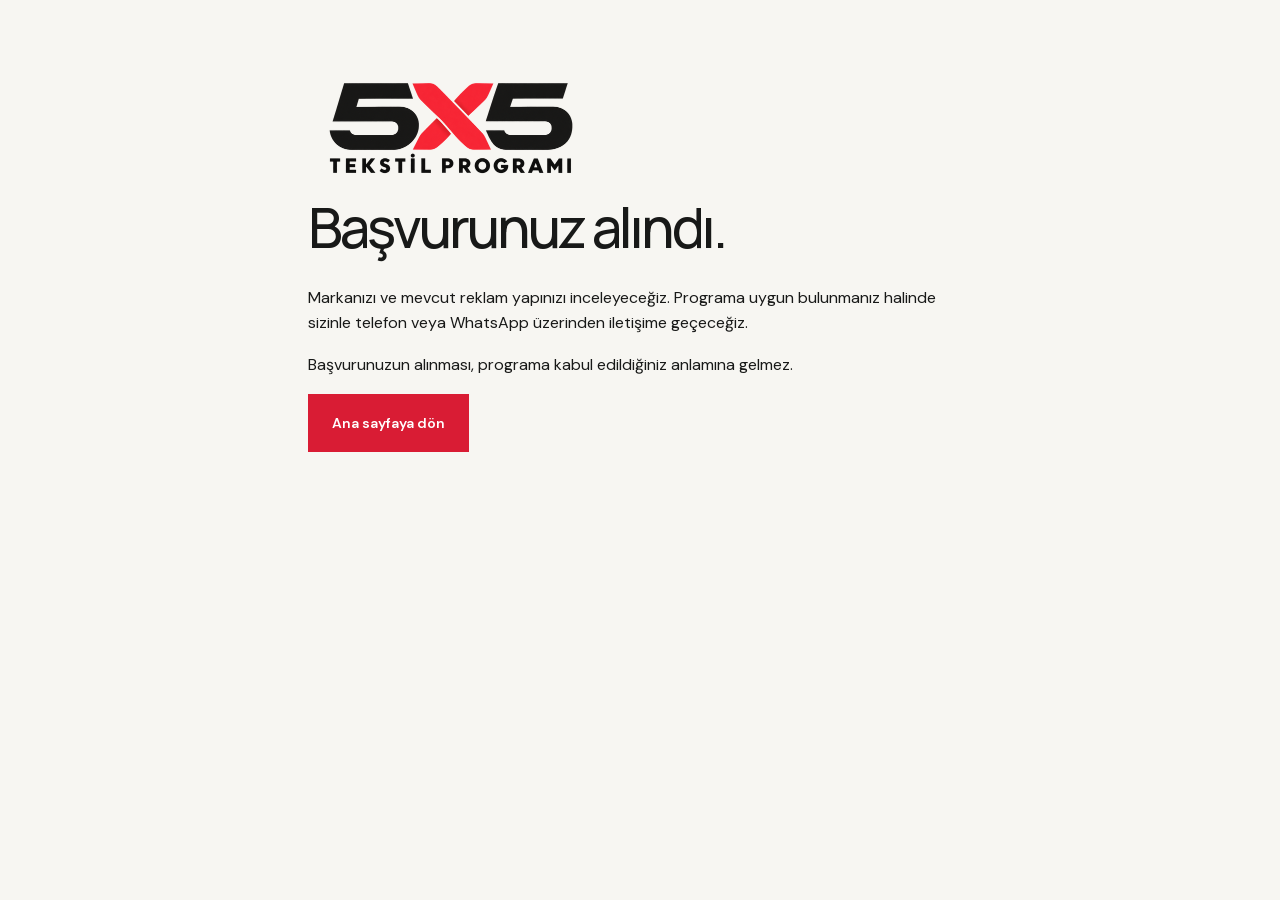
<file: tesekkurler.html>
<!doctype html><html lang="tr"><head><meta charset="utf-8"><meta name="viewport" content="width=device-width,initial-scale=1"><meta name="robots" content="noindex,follow"><title>Başvuru gönderimi | 5x5 Tekstil Programı</title><link rel="icon" href="assets/5x5-tekstil-programi-logo.png"><link rel="stylesheet" href="assets/fonts/fonts.css"><link rel="stylesheet" href="style.css"></head><body><main class="wrap" style="padding-block:64px;max-width:760px"><img src="assets/5x5-tekstil-programi-logo.png" alt="5x5 Tekstil Programı" width="284" height="125" style="max-width:100%;height:auto"><h1>Başvurunuz alındı.</h1><p>
Markanızı ve mevcut reklam yapınızı inceleyeceğiz. Programa uygun bulunmanız halinde sizinle telefon veya WhatsApp üzerinden iletişime geçeceğiz.
<p>Başvurunuzun alınması, programa kabul edildiğiniz anlamına gelmez.</p><p></p><a class="button" href="./">Ana sayfaya dön</a></main></body></html>
</file>
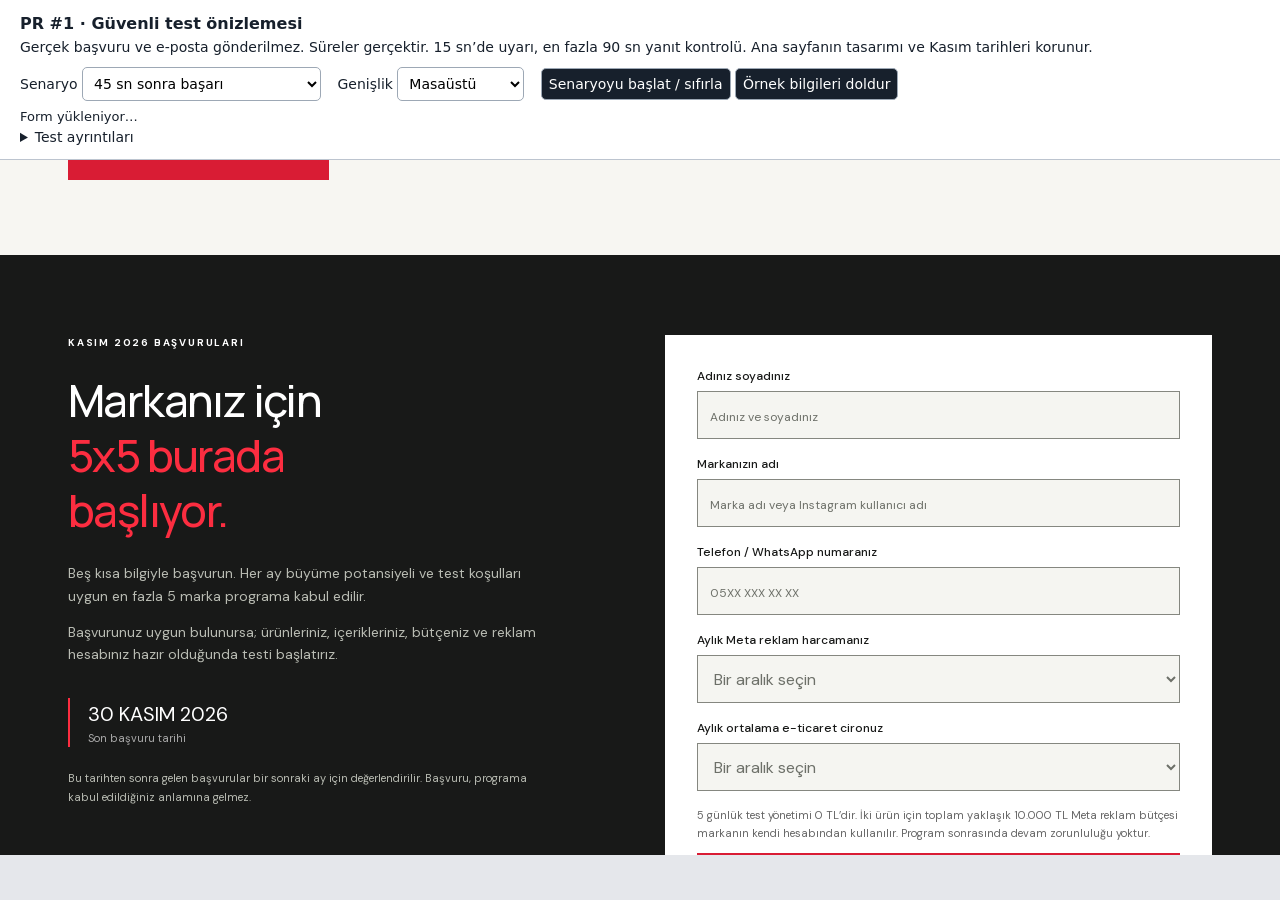
<file: tests/preview.html>
<!doctype html><html lang="tr"><meta charset="utf-8"><meta name="viewport" content="width=device-width,initial-scale=1">
<title>PR #1 — Güvenli başvuru önizlemesi</title>
<style>
*{box-sizing:border-box}body{margin:0;background:#e5e7eb;color:#17202c;font:14px system-ui}header{background:#fff;padding:14px 20px;border-bottom:1px solid #bcc4cf}strong{font-size:16px}p{margin:6px 0 12px}label{margin-right:12px}select,button{font:inherit;padding:7px;border:1px solid #9da8b5;border-radius:5px;background:#fff;cursor:pointer}button{background:#17202c;color:#fff}#facts{font-size:13px;margin-top:8px;font-variant-numeric:tabular-nums}details{margin-top:5px}pre{font-size:11px;white-space:pre-wrap;max-height:160px;overflow:auto}iframe{display:block;margin:0 auto;border:0;width:100%;height:calc(100vh - 205px);min-height:480px;background:#fff}summary{cursor:pointer}
</style>
<header><strong>PR #1 · Güvenli test önizlemesi</strong><p>Gerçek başvuru ve e-posta gönderilmez. Süreler gerçektir. 15 sn’de uyarı, en fazla 90 sn yanıt kontrolü. Ana sayfanın tasarımı ve Kasım tarihleri korunur.</p>
<label>Senaryo <select id="scenario"><option value="delayed">45 sn sonra başarı</option><option value="fast">Hızlı başarı</option><option value="body">JSON gövdesi 45 sn gecikir</option><option value="stalled">Yanıt gelmez (90 sn)</option><option value="stalled-body">JSON gövdesi gelmez (90 sn)</option><option value="invalid">Bozuk JSON</option><option value="rejected">Açık ret</option><option value="http">HTTP 503 + başarı alanı</option><option value="network">Bağlantı kesilir</option></select></label>
<label>Genişlik <select id="width"><option value="100%">Masaüstü</option><option value="390px">Mobil 390 px</option><option value="360px">Mobil 360 px</option><option value="430px">Mobil 430 px</option></select></label>
<button id="reset">Senaryoyu başlat / sıfırla</button> <button id="fill">Örnek bilgileri doldur</button>
<div id="facts" role="status" aria-live="polite">Form yükleniyor…</div>
<details><summary>Test ayrıntıları</summary><pre id="debug"></pre></details></header>
<iframe title="5x5 başvuru formu önizlemesi" id="site"></iframe>
<script>
const frame=document.getElementById('site'),scenario=document.getElementById('scenario'),width=document.getElementById('width');
const params=new URLSearchParams(location.search);
if([...scenario.options].some(o=>o.value===params.get('case')))scenario.value=params.get('case');
if([...width.options].some(o=>o.value===params.get('width')))width.value=params.get('width');
const reset=()=>{document.title='PR #1 — '+scenario.selectedOptions[0].textContent;frame.style.width=width.value;frame.src='/?case='+encodeURIComponent(scenario.value)+'&run='+Date.now()+'#basvuru';document.getElementById('facts').textContent='Form yükleniyor…';};
document.getElementById('reset').onclick=reset;
document.getElementById('fill').onclick=()=>frame.contentWindow.postMessage('fill-demo',location.origin);
width.onchange=()=>frame.style.width=width.value;
addEventListener('message',event=>{
 if(event.origin!==location.origin||event.source!==frame.contentWindow||!event.data.previewState)return;
 const s=event.data.previewState;
 document.getElementById('facts').textContent=`Süre: ${s.elapsed} sn · Yerel gönderim: ${s.requests} · Erken uyarı: ${s.noticeAt??'—'} sn · Başarı: ${s.successAt??'—'} sn · Sonuç uyarısı: ${s.finalAt??'—'} sn · Taşma: ${s.overflow?'VAR':'yok'} · JS hatası: ${s.appErrors.length}`;
 document.getElementById('debug').textContent=JSON.stringify(s,null,2);
});
reset();
</script></html>
</file>
<file: assets/fonts/fonts.css>
/* latin-ext */
@font-face {
  font-family: 'DM Sans';
  font-style: normal;
  font-weight: 400;
  font-display: swap;
  src: url(font-1.woff2) format('woff2');
  unicode-range: U+0100-02BA, U+02BD-02C5, U+02C7-02CC, U+02CE-02D7, U+02DD-02FF, U+0304, U+0308, U+0329, U+1D00-1DBF, U+1E00-1E9F, U+1EF2-1EFF, U+2020, U+20A0-20AB, U+20AD-20C4, U+2113, U+2C60-2C7F, U+A720-A7FF;
}
/* latin */
@font-face {
  font-family: 'DM Sans';
  font-style: normal;
  font-weight: 400;
  font-display: swap;
  src: url(font-2.woff2) format('woff2');
  unicode-range: U+0000-00FF, U+0131, U+0152-0153, U+02BB-02BC, U+02C6, U+02DA, U+02DC, U+0304, U+0308, U+0329, U+2000-206F, U+20AC, U+2122, U+2191, U+2193, U+2212, U+2215, U+FEFF, U+FFFD;
}
/* latin-ext */
@font-face {
  font-family: 'DM Sans';
  font-style: normal;
  font-weight: 500;
  font-display: swap;
  src: url(font-1.woff2) format('woff2');
  unicode-range: U+0100-02BA, U+02BD-02C5, U+02C7-02CC, U+02CE-02D7, U+02DD-02FF, U+0304, U+0308, U+0329, U+1D00-1DBF, U+1E00-1E9F, U+1EF2-1EFF, U+2020, U+20A0-20AB, U+20AD-20C4, U+2113, U+2C60-2C7F, U+A720-A7FF;
}
/* latin */
@font-face {
  font-family: 'DM Sans';
  font-style: normal;
  font-weight: 500;
  font-display: swap;
  src: url(font-2.woff2) format('woff2');
  unicode-range: U+0000-00FF, U+0131, U+0152-0153, U+02BB-02BC, U+02C6, U+02DA, U+02DC, U+0304, U+0308, U+0329, U+2000-206F, U+20AC, U+2122, U+2191, U+2193, U+2212, U+2215, U+FEFF, U+FFFD;
}
/* latin-ext */
@font-face {
  font-family: 'DM Sans';
  font-style: normal;
  font-weight: 600;
  font-display: swap;
  src: url(font-1.woff2) format('woff2');
  unicode-range: U+0100-02BA, U+02BD-02C5, U+02C7-02CC, U+02CE-02D7, U+02DD-02FF, U+0304, U+0308, U+0329, U+1D00-1DBF, U+1E00-1E9F, U+1EF2-1EFF, U+2020, U+20A0-20AB, U+20AD-20C4, U+2113, U+2C60-2C7F, U+A720-A7FF;
}
/* latin */
@font-face {
  font-family: 'DM Sans';
  font-style: normal;
  font-weight: 600;
  font-display: swap;
  src: url(font-2.woff2) format('woff2');
  unicode-range: U+0000-00FF, U+0131, U+0152-0153, U+02BB-02BC, U+02C6, U+02DA, U+02DC, U+0304, U+0308, U+0329, U+2000-206F, U+20AC, U+2122, U+2191, U+2193, U+2212, U+2215, U+FEFF, U+FFFD;
}
/* latin-ext */
@font-face {
  font-family: 'DM Sans';
  font-style: normal;
  font-weight: 700;
  font-display: swap;
  src: url(font-1.woff2) format('woff2');
  unicode-range: U+0100-02BA, U+02BD-02C5, U+02C7-02CC, U+02CE-02D7, U+02DD-02FF, U+0304, U+0308, U+0329, U+1D00-1DBF, U+1E00-1E9F, U+1EF2-1EFF, U+2020, U+20A0-20AB, U+20AD-20C4, U+2113, U+2C60-2C7F, U+A720-A7FF;
}
/* latin */
@font-face {
  font-family: 'DM Sans';
  font-style: normal;
  font-weight: 700;
  font-display: swap;
  src: url(font-2.woff2) format('woff2');
  unicode-range: U+0000-00FF, U+0131, U+0152-0153, U+02BB-02BC, U+02C6, U+02DA, U+02DC, U+0304, U+0308, U+0329, U+2000-206F, U+20AC, U+2122, U+2191, U+2193, U+2212, U+2215, U+FEFF, U+FFFD;
}
/* latin-ext */
@font-face {
  font-family: 'Manrope';
  font-style: normal;
  font-weight: 400;
  font-display: swap;
  src: url(font-3.woff2) format('woff2');
  unicode-range: U+0100-02BA, U+02BD-02C5, U+02C7-02CC, U+02CE-02D7, U+02DD-02FF, U+0304, U+0308, U+0329, U+1D00-1DBF, U+1E00-1E9F, U+1EF2-1EFF, U+2020, U+20A0-20AB, U+20AD-20C4, U+2113, U+2C60-2C7F, U+A720-A7FF;
}
/* latin */
@font-face {
  font-family: 'Manrope';
  font-style: normal;
  font-weight: 400;
  font-display: swap;
  src: url(font-4.woff2) format('woff2');
  unicode-range: U+0000-00FF, U+0131, U+0152-0153, U+02BB-02BC, U+02C6, U+02DA, U+02DC, U+0304, U+0308, U+0329, U+2000-206F, U+20AC, U+2122, U+2191, U+2193, U+2212, U+2215, U+FEFF, U+FFFD;
}
/* latin-ext */
@font-face {
  font-family: 'Manrope';
  font-style: normal;
  font-weight: 500;
  font-display: swap;
  src: url(font-3.woff2) format('woff2');
  unicode-range: U+0100-02BA, U+02BD-02C5, U+02C7-02CC, U+02CE-02D7, U+02DD-02FF, U+0304, U+0308, U+0329, U+1D00-1DBF, U+1E00-1E9F, U+1EF2-1EFF, U+2020, U+20A0-20AB, U+20AD-20C4, U+2113, U+2C60-2C7F, U+A720-A7FF;
}
/* latin */
@font-face {
  font-family: 'Manrope';
  font-style: normal;
  font-weight: 500;
  font-display: swap;
  src: url(font-4.woff2) format('woff2');
  unicode-range: U+0000-00FF, U+0131, U+0152-0153, U+02BB-02BC, U+02C6, U+02DA, U+02DC, U+0304, U+0308, U+0329, U+2000-206F, U+20AC, U+2122, U+2191, U+2193, U+2212, U+2215, U+FEFF, U+FFFD;
}
/* latin-ext */
@font-face {
  font-family: 'Manrope';
  font-style: normal;
  font-weight: 600;
  font-display: swap;
  src: url(font-3.woff2) format('woff2');
  unicode-range: U+0100-02BA, U+02BD-02C5, U+02C7-02CC, U+02CE-02D7, U+02DD-02FF, U+0304, U+0308, U+0329, U+1D00-1DBF, U+1E00-1E9F, U+1EF2-1EFF, U+2020, U+20A0-20AB, U+20AD-20C4, U+2113, U+2C60-2C7F, U+A720-A7FF;
}
/* latin */
@font-face {
  font-family: 'Manrope';
  font-style: normal;
  font-weight: 600;
  font-display: swap;
  src: url(font-4.woff2) format('woff2');
  unicode-range: U+0000-00FF, U+0131, U+0152-0153, U+02BB-02BC, U+02C6, U+02DA, U+02DC, U+0304, U+0308, U+0329, U+2000-206F, U+20AC, U+2122, U+2191, U+2193, U+2212, U+2215, U+FEFF, U+FFFD;
}
/* latin-ext */
@font-face {
  font-family: 'Manrope';
  font-style: normal;
  font-weight: 700;
  font-display: swap;
  src: url(font-3.woff2) format('woff2');
  unicode-range: U+0100-02BA, U+02BD-02C5, U+02C7-02CC, U+02CE-02D7, U+02DD-02FF, U+0304, U+0308, U+0329, U+1D00-1DBF, U+1E00-1E9F, U+1EF2-1EFF, U+2020, U+20A0-20AB, U+20AD-20C4, U+2113, U+2C60-2C7F, U+A720-A7FF;
}
/* latin */
@font-face {
  font-family: 'Manrope';
  font-style: normal;
  font-weight: 700;
  font-display: swap;
  src: url(font-4.woff2) format('woff2');
  unicode-range: U+0000-00FF, U+0131, U+0152-0153, U+02BB-02BC, U+02C6, U+02DA, U+02DC, U+0304, U+0308, U+0329, U+2000-206F, U+20AC, U+2122, U+2191, U+2193, U+2212, U+2215, U+FEFF, U+FFFD;
}
/* latin-ext */
@font-face {
  font-family: 'Manrope';
  font-style: normal;
  font-weight: 800;
  font-display: swap;
  src: url(font-3.woff2) format('woff2');
  unicode-range: U+0100-02BA, U+02BD-02C5, U+02C7-02CC, U+02CE-02D7, U+02DD-02FF, U+0304, U+0308, U+0329, U+1D00-1DBF, U+1E00-1E9F, U+1EF2-1EFF, U+2020, U+20A0-20AB, U+20AD-20C4, U+2113, U+2C60-2C7F, U+A720-A7FF;
}
/* latin */
@font-face {
  font-family: 'Manrope';
  font-style: normal;
  font-weight: 800;
  font-display: swap;
  src: url(font-4.woff2) format('woff2');
  unicode-range: U+0000-00FF, U+0131, U+0152-0153, U+02BB-02BC, U+02C6, U+02DA, U+02DC, U+0304, U+0308, U+0329, U+2000-206F, U+20AC, U+2122, U+2191, U+2193, U+2212, U+2215, U+FEFF, U+FFFD;
}
</file>
<file: style.css>
:root{--red:#fc2d40;--ink:#181918;--paper:#f7f6f2;--muted:#656760}*{box-sizing:border-box}html{scroll-behavior:smooth;scroll-padding-top:95px}body{margin:0;background:var(--paper);color:var(--ink);font-family:'DM Sans',sans-serif;line-height:1.6}a{color:inherit;text-decoration:none}button,input{font:inherit}button,a,input,summary{-webkit-tap-highlight-color:transparent}a:focus-visible,button:focus-visible,summary:focus-visible{outline:3px solid var(--red);outline-offset:5px}.wrap{max-width:1240px;margin:auto;padding:0 48px}header{height:104px;max-width:1340px;margin:auto;padding:20px 48px;display:flex;align-items:center;justify-content:space-between;border-bottom:1px solid #dfdfd9}.brand{display:flex;align-items:center;gap:17px;font-family:Manrope,sans-serif;font-size:18px;font-weight:800;letter-spacing:1px}.brand img{width:65px;height:65px;object-fit:contain;mix-blend-mode:multiply}.small{display:block;font-size:8px;letter-spacing:1.8px;color:#73756f}.nav-cta{font-size:13px;font-weight:700}.nav-cta span{margin-left:28px;font-size:20px}.hero{display:grid;grid-template-columns:1.45fr 1fr;gap:75px;padding-top:76px;padding-bottom:82px;align-items:center}.eyebrow{font-size:10px;letter-spacing:1.8px;font-weight:700;margin:0 0 22px}.dot{display:inline-block;width:7px;height:7px;background:var(--red);border-radius:50%;margin-right:7px}h1,h2,h3,p{margin-top:0}h1,h2,h3{font-family:Manrope,sans-serif}h1{font-size:clamp(38px,4.3vw,61px);font-weight:500;line-height:1.14;letter-spacing:-3px;margin-bottom:26px}em{font-style:normal;color:var(--red)}.lead{font-size:17px;max-width:510px;color:var(--muted);line-height:1.8;margin-bottom:30px}.button{border:0;display:flex;justify-content:space-between;align-items:center;gap:32px;background:var(--red);color:white;font-weight:600;padding:18px 24px;width:fit-content;cursor:pointer;font-size:14px}.button:hover{background:#de2034}.button span{font-size:22px;line-height:1}.fine{font-size:11px;color:#71736e;line-height:1.7;margin-top:16px}.program{background:var(--red);color:white;padding:28px 32px 22px;transform:rotate(2deg);box-shadow:10px 14px 0 #e7e6e0}.program-top{display:flex;justify-content:space-between;font-size:9px;letter-spacing:1.5px}.big-five{font-family:Manrope,sans-serif;font-size:155px;font-weight:800;letter-spacing:-9px;line-height:1.25;display:flex;align-items:baseline;gap:15px}.big-five span{font-size:22px;letter-spacing:0;font-weight:500}.ticket-row{display:flex;justify-content:space-between;padding:12px 0;border-top:1px solid #ffffff50;font-size:12px}.ticket-row strong{font-weight:600}.program p{font-size:21px;line-height:1.4;letter-spacing:-.5px;margin:26px 0}.ticket-bottom{display:flex;justify-content:space-between;padding-top:18px;border-top:1px dashed #ffffff70;font-size:9px;letter-spacing:1.3px}.strip{background:var(--ink);color:#e9e9df;display:flex;justify-content:center;gap:90px;padding:22px 25px;font-size:10px;letter-spacing:1.7px}.strip span:before{content:'✳';color:var(--red);margin-right:20px}.intro{display:grid;grid-template-columns:1fr 2fr;gap:70px;padding-top:100px;padding-bottom:100px}h2{font-size:38px;line-height:1.25;letter-spacing:-1.6px;font-weight:500;margin-bottom:24px}.intro p:not(.eyebrow){max-width:650px;color:var(--muted);font-size:16px}.stories{background:#eceee7;padding:76px 0}.section-head{display:flex;justify-content:space-between;align-items:end;gap:35px;margin-bottom:25px}.section-head>p{font-size:13px;color:var(--muted)}.video-grid{display:grid;grid-template-columns:repeat(3,1fr);gap:22px}.video{width:100%;aspect-ratio:16/10;position:relative;border:0;padding:0;background:#222;cursor:pointer;display:block;overflow:hidden}.video img{width:100%;height:100%;object-fit:cover;opacity:.86;transition:.2s}.video:hover img{opacity:1;transform:scale(1.03)}.play{position:absolute;inset:0;margin:auto;background:white;color:var(--ink);width:48px;height:48px;border-radius:50%;display:grid;place-items:center;font-size:14px}.duration{position:absolute;bottom:10px;right:10px;background:#000b;color:white;padding:2px 6px;font-size:10px}.video-grid .eyebrow{margin:20px 0 8px;color:var(--muted)}h3{font-size:17px;letter-spacing:-.4px;line-height:1.5;font-weight:600}.video-grid iframe{width:100%;aspect-ratio:16/10;border:0;display:block}.process{padding-top:95px;padding-bottom:85px}.steps{display:grid;grid-template-columns:repeat(4,1fr);gap:27px;margin-top:48px}.steps article{border-top:1px solid #cccfc5;padding-top:22px}.steps article>span{font-size:12px;color:var(--red);font-weight:700}.steps h3{margin:20px 0 12px}.steps p{font-size:13px;color:var(--muted)}.fit{border-top:1px solid #ddd;display:grid;grid-template-columns:1fr 1fr;gap:60px;padding-top:50px;padding-bottom:75px}.fit ul{margin:0;padding:0;list-style:none}.fit li{padding:13px 0 13px 28px;position:relative;font-size:14px;border-bottom:1px solid #ddd}.fit li:before{content:'↗';position:absolute;left:0;color:var(--red)}.apply{background:var(--ink);color:white;padding:80px 0}.apply-grid{display:grid;grid-template-columns:1fr 1.1fr;gap:100px}.apply h2{font-size:44px}.apply p:not(.eyebrow){font-size:14px;color:#b9bcb3}.apply .fine{font-size:11px!important}.deadline{font-size:20px;margin:32px 0 22px;border-left:2px solid var(--red);padding-left:18px}.deadline span{display:block;font-size:11px;color:#aaa}.apply form{background:#fff;color:var(--ink);padding:32px}.apply label{display:block;font-size:12px;font-weight:500;margin-bottom:18px}input{margin-top:7px;width:100%;background:#f5f5f1;border:1px solid #dedfd8;border-radius:0;padding:13px 12px;font-size:12px;color:var(--ink);min-width:0}input:focus{outline:2px solid var(--red);outline-offset:1px}.form-row{display:grid;grid-template-columns:1fr 1fr;gap:16px}.input-money{position:relative;display:block}.input-money input{padding-right:75px}.input-money>span{position:absolute;right:14px;top:21px;color:#777;font-size:11px}.apply .form-note{color:#666!important;font-size:11px!important}.apply .button{width:100%}#form-status{font-size:11px;color:#777;margin:14px 0 0}.faq{display:grid;grid-template-columns:1fr 1.7fr;gap:75px;padding-top:85px;padding-bottom:85px}details{border-bottom:1px solid #d7d9d0;padding:19px 0}summary{list-style:none;cursor:pointer;font-size:15px;padding-right:30px;position:relative}summary::-webkit-details-marker{display:none}summary:after{content:'+';position:absolute;right:0;color:var(--red)}details[open] summary:after{content:'−'}details p{color:var(--muted);font-size:13px;margin:15px 0 0}footer{border-top:1px solid #d7d9d0;padding-top:27px!important;padding-bottom:27px!important;display:flex;justify-content:space-between;font-size:12px;font-weight:700}footer small{display:block;font-weight:400;color:var(--muted);font-size:10px;margin-top:6px}
@media(max-width:900px){.hero{gap:40px}.wrap,header{padding-left:28px;padding-right:28px}.strip{gap:28px;font-size:8px}.apply-grid{gap:40px}.steps{grid-template-columns:repeat(2,1fr)}.intro{gap:30px}.program{padding:24px}h1{letter-spacing:-2px}.big-five{font-size:125px}.form-row{grid-template-columns:1fr;gap:0}.faq{gap:30px}}@media(max-width:600px){header{height:85px;padding:12px 20px}.brand{font-size:14px;gap:8px}.brand img{width:48px;height:48px}.small{font-size:6px}.nav-cta{font-size:11px}.nav-cta span{margin-left:8px}.wrap{padding-left:22px;padding-right:22px}.hero{grid-template-columns:1fr;padding-top:44px;padding-bottom:45px;gap:45px}h1{font-size:40px;letter-spacing:-2px}.lead{font-size:15px}.program{margin:0 12px;transform:rotate(1deg)}.big-five{font-size:120px}.strip{flex-direction:column;gap:9px;padding-left:25px;font-size:9px}.intro,.fit,.apply-grid,.faq{grid-template-columns:1fr;gap:24px}.intro,.process,.faq{padding-top:55px;padding-bottom:55px}h2{font-size:30px}.section-head{display:block}.stories{padding:50px 0}.video-grid{grid-template-columns:1fr;gap:25px}.video-grid article{max-width:100%}.steps{gap:20px}.steps h3{font-size:15px}.steps p{font-size:12px}.fit{padding-top:40px;padding-bottom:45px}.apply{padding:50px 0}.apply h2{font-size:37px}.apply form{padding:23px}.faq{gap:5px}footer{gap:20px}footer a{font-size:11px}}@media(prefers-reduced-motion:reduce){html{scroll-behavior:auto}*{transition:none!important}}

.guide-section{background:#eceee7;padding:72px 0}.guide-grid{display:grid;grid-template-columns:.75fr 1.25fr;gap:80px;align-items:center}.guide-cover{max-width:280px;margin:auto;transform:rotate(-3deg);box-shadow:12px 15px 0 #d8dcd0}.guide-cover img{display:block;width:100%;height:auto}.guide-grid p:not(.eyebrow):not(.fine){color:var(--muted)}.guide-grid .button{margin-top:26px}.guide-grid h2{font-size:38px}@media(max-width:600px){.guide-section{padding:50px 0}.guide-grid{grid-template-columns:1fr;gap:38px}.guide-cover{max-width:200px}.guide-grid h2{font-size:30px}}

.section-apply{margin-top:28px}.fit>.section-apply,.faq>.section-apply{grid-column:1 / -1;margin-top:0}

.brand{gap:16px}.brand img.program-logo{width:165px;height:auto;mix-blend-mode:normal}.brand>.small{max-width:100px;line-height:1.6}.faq details ul{font-size:13px;color:var(--muted);padding-left:20px;margin:15px 0 0}.faq details li{margin:7px 0}@media(max-width:600px){.brand img.program-logo{width:120px}.brand>.small{display:none}}

.hero-copy{font-size:16px;line-height:1.75;max-width:550px;margin-bottom:28px;color:var(--muted)}.hero-copy p{margin-bottom:16px}.hero-copy strong{color:var(--ink);font-weight:700}.hero h1{font-size:clamp(36px,3.7vw,53px)}.hero h1 strong{font-weight:700}@media(max-width:600px){.hero h1{font-size:36px}.hero-copy{font-size:15px}header .nav-cta{max-width:145px;line-height:1.4}.button{gap:18px;font-size:13px;padding:18px 20px}}

/* Consistent vector arrows; mobile first-screen spacing stays scoped to the hero. */
.cta-arrow{display:inline-block;vertical-align:middle;flex-shrink:0;width:22px;height:22px}
.nav-cta .cta-arrow{margin-left:28px}.ticket-bottom .cta-arrow{width:14px;height:14px}
@media(max-width:600px){
 header{height:60px;padding:8px 22px}
 .brand img.program-logo{width:104px;height:auto;display:block}
 header .nav-cta{display:none}
 .hero{padding-top:22px;padding-bottom:36px;gap:32px}
 .hero .eyebrow{font-size:9px;letter-spacing:1.4px;margin-bottom:14px}
 .hero h1{font-size:clamp(34px,9.1vw,39px);line-height:1.1;letter-spacing:-1.6px;margin-bottom:18px}
 .hero h1 em{display:inline-block}
 .hero-copy{font-size:15px;line-height:1.5;margin-bottom:18px}
 .hero-copy p{margin-bottom:12px}
 .hero-copy p:last-child{margin-bottom:0}
 .hero .button{width:100%;min-height:54px;padding:15px 18px;gap:12px;font-size:14px;line-height:1.4}
 .hero .fine{font-size:10px;line-height:1.5;margin-top:12px;margin-bottom:0}
}

/* Program methodology and the transition to its five performance areas. */
.program .ticket-row{align-items:center;gap:16px}
.program .ticket-row strong{font-family:Manrope,sans-serif;font-size:24px;font-weight:700;line-height:1.2;white-space:nowrap}
.program p.program-method{font-size:13px;font-weight:700;line-height:1.6;letter-spacing:0;margin:22px 0 12px}
.program p.program-message{font-size:18px;font-weight:400;line-height:1.5;letter-spacing:-.3px;margin:0 0 22px}
.program .ticket-bottom{display:block;font-size:8px;line-height:1.7;letter-spacing:1.5px;color:#fff;opacity:.85}
.performance-strip{display:block;text-align:center;padding:26px 22px}
.performance-strip>p{font-size:10px;font-weight:700;letter-spacing:1.7px;margin:0 0 12px}
.performance-strip ul{display:flex;justify-content:center;flex-wrap:wrap;gap:8px 22px;list-style:none;margin:0;padding:0}
.performance-strip li{font-size:13px;line-height:1.7;letter-spacing:0}
.performance-strip li+li:before{content:'·';color:var(--red);margin-right:22px}
@media(max-width:600px){
 header{height:40px;padding:3px 22px}
 .brand img.program-logo{width:84px}
 .hero{gap:24px}
 .hero .program{margin:0 4px;padding:22px;transform:rotate(1deg);box-shadow:6px 9px 0 #e7e6e0}
 .program .ticket-row{padding:12px 0;font-size:12px}
 .program p.program-method{font-size:12px;margin-top:20px}
 .program p.program-message{font-size:17px}
 .performance-strip ul{gap:7px 14px}
 .performance-strip li{font-size:12px}
 .performance-strip li+li:before{margin-right:14px}
}

/* Scan-friendly program rows and five distinct performance indicators. */
.metric-icon{display:block;width:24px;height:24px;flex-shrink:0;color:inherit}
.program .ticket-label{display:flex;align-items:center;gap:12px;min-width:0}
.program .ticket-label>span{min-width:0;line-height:1.45}
.program .ticket-row{padding:15px 0;border-top-color:#ffffff30}
.program .ticket-row strong{font-size:30px;letter-spacing:-1px}
.program p.program-method{font-family:Manrope,sans-serif;font-size:16px;line-height:1.55;font-weight:800;margin:24px 0 16px;padding:14px 0;border-top:2px solid #ffffffa0;border-bottom:1px solid #ffffff40;letter-spacing:-.3px}
.performance-strip{padding:32px 22px}
.performance-strip>p{margin-bottom:24px}
.performance-strip ul{display:grid;grid-template-columns:repeat(5,minmax(0,1fr));gap:12px;max-width:920px;margin:auto}
.performance-strip li{display:flex;flex-direction:column;align-items:center;justify-content:flex-start;min-width:0;min-height:116px;padding:16px 8px;background:#ffffff05;border:1px solid #ffffff19;border-radius:2px;line-height:1.4}
.performance-strip li+li:before{content:none}
.performance-strip .metric-icon{width:25px;height:25px;margin-bottom:12px;color:#fff}
.performance-name{font-weight:600;font-size:13px;letter-spacing:0}
.performance-detail{font-size:11px;color:#acafa7;margin-top:4px;letter-spacing:.4px}
@media(max-width:600px){
 .program .ticket-label{gap:10px}
 .program .ticket-label .metric-icon{width:23px;height:23px}
 .program .ticket-row{padding:14px 0;gap:10px}
 .program .ticket-row strong{font-size:28px}
 .program p.program-method{font-size:15px;margin-top:22px;padding:13px 0}
 .performance-strip{padding:28px 22px}
 .performance-strip ul{grid-template-columns:repeat(6,minmax(0,1fr));gap:10px}
 .performance-strip li{grid-column:span 2;min-height:120px;padding:14px 5px}
 .performance-strip li:nth-child(4){grid-column:2 / span 2}
 .performance-strip li:nth-child(5){grid-column:4 / span 2}
 .performance-name{font-size:11px;line-height:1.4}
 .performance-detail{font-size:10px}
}

.performance-strip span:before{content:none}

/* Final spacing and terminology pass. */
.program p.program-method{margin:28px 0 22px;padding:18px 0;border-top:1px solid #ffffff35;border-bottom:1px solid #ffffff25}
.performance-strip .metric-icon{width:22px;height:22px;margin-bottom:8px}
.performance-detail{margin-top:2px}
@media(max-width:600px){
 .program p.program-method{margin:26px 0 22px;padding:17px 0}
 .performance-strip li{min-height:102px;padding:10px 5px}
 .performance-strip>p{margin-bottom:20px}
}

.performance-strip .performance-name{color:#fff;font-weight:600;line-height:1.4}
.performance-strip .performance-detail{font-weight:400;color:#acafa7;line-height:1.4;margin-top:2px}

.performance-strip>.button{margin:24px auto 0;letter-spacing:0;text-align:left;max-width:100%}
@media(max-width:600px){.performance-strip>.button{width:100%;font-size:13px;gap:12px}}

/* Visitor-focused explanation, scoped to NEDEN 5x5. */
.why-program{row-gap:28px}
.why-program .why-copy h2{max-width:700px}
.why-program .why-copy h3{font-size:16px;margin:26px 0 10px}
.why-signs{list-style:none;margin:0 0 18px;padding:0}
.why-signs li{position:relative;padding:12px 0 12px 20px;border-bottom:1px solid #d7d9d0;font-size:15px;line-height:1.55}
.why-signs li:before{content:'';position:absolute;top:21px;left:0;width:5px;height:5px;border-radius:50%;background:var(--red)}
.why-program .why-note{font-size:14px;line-height:1.65;margin-bottom:0}
.why-metaphor{grid-column:1/-1;margin:0;background:var(--red);color:#fff;padding:34px 40px;font-family:Manrope,sans-serif;font-size:30px;font-weight:700;line-height:1.4;letter-spacing:-.7px;font-style:normal}
.why-program .why-closing{grid-column:1/-1;max-width:none!important;font-size:17px!important;font-weight:700;color:var(--ink)!important;margin:0;line-height:1.6}
@media(max-width:600px){
 .why-program{row-gap:20px}
 .why-program>.eyebrow{margin-bottom:0}
 .why-program .why-copy h2{font-size:30px;line-height:1.25;margin-bottom:20px}
 .why-program .why-copy>p{font-size:15px;line-height:1.65;margin-bottom:14px}
 .why-program .why-copy h3{font-size:15px;margin-top:24px}
 .why-signs li{font-size:14px;padding-top:10px;padding-bottom:10px}
 .why-signs li:before{top:19px}
 .why-program .why-copy .why-note{font-size:13px;margin-bottom:0}
 .why-metaphor{padding:24px 22px;font-size:23px;line-height:1.4;letter-spacing:-.5px}
 .why-program .why-closing{font-size:15px!important}
}

.why-signs li{display:flex;align-items:center;justify-content:space-between;gap:14px}
.why-signs li>span:first-child{min-width:0}
.why-metric{flex:0 0 auto;max-width:130px;text-align:right;color:var(--red);font-size:11px;font-weight:700;line-height:1.4}
@media(max-width:600px){.why-signs li{gap:10px}.why-metric{max-width:94px;font-size:10px}}

/* Final local hierarchy for the diagnostic list and metaphor. */
.why-program .why-signs li{display:block}
.why-program .why-signs li>span:first-child{display:block;color:var(--ink)}
.why-program .why-metric{display:block;max-width:none;text-align:left;margin-top:4px;font-size:12px;font-weight:600;line-height:1.4}
.why-program .why-metaphor{font-size:25px;font-weight:500;padding:24px 32px;line-height:1.4}
.why-program .why-metaphor>span,.why-program .why-metaphor>strong{display:block}
.why-program .why-metaphor>strong{font-weight:700}
@media(max-width:600px){.why-program .why-metric{font-size:11px}.why-program .why-metaphor{font-size:19px;padding:18px 20px;letter-spacing:-.4px}}
/* Progressive testimonial sequence. */
.why-program .why-copy>p.revenue-caution{border-left:2px solid var(--red);padding-left:18px;font-size:18px;line-height:1.65;margin:24px 0;color:var(--ink)}
.revenue-caution strong{color:var(--red);font-weight:700}
.xyoung-case{padding-top:60px;padding-bottom:76px;display:grid;grid-template-columns:1fr 1.1fr;gap:56px;align-items:center;border-top:1px solid #d7d9d0}
.case-copy>p:not(.eyebrow){font-size:15px;color:var(--muted)}
.case-copy .case-trust{font-size:12px!important;font-weight:600}
.xyoung-case .video,.reference-stories .video{aspect-ratio:16/9}
.xyoung-case .video img,.reference-stories .video img{aspect-ratio:16/9}
.case-player h3{margin:15px 0}
.case-tabs{display:grid;grid-template-columns:1fr 1fr;gap:8px}
.case-tabs button,.stories-toggle{font:inherit;cursor:pointer;border:1px solid #c6c9c0;background:transparent;color:var(--ink);padding:13px 16px;font-size:13px;font-weight:600;min-height:46px}
.case-tabs button[aria-selected="true"]{background:var(--ink);color:#fff;border-color:var(--ink)}
.reference-intro{max-width:740px;margin-bottom:34px}
.reference-intro>p:not(.eyebrow){color:var(--muted);font-size:15px}
.reference-intro .ref-trust{font-size:12px!important;font-weight:600}
.featured-refs{display:grid;grid-template-columns:1fr 1fr;gap:28px}
.featured-refs article:first-child{grid-column:1/-1}
.featured-refs article{min-width:0}
.featured-refs .eyebrow{margin:17px 0 6px}
.featured-refs h3{margin:0 0 6px;font-size:20px}
.featured-refs .ref-context{font-size:12px;color:var(--muted);margin:0}
.refs-cta{margin-top:28px}
.reference-library{margin-top:56px;padding-top:32px;border-top:1px solid #cdd0c6}
.reference-library h3.eyebrow{font-size:11px;line-height:1.6;letter-spacing:1.5px}
.compact-grid{display:grid;grid-template-columns:1fr 1fr;gap:14px}
.compact-ref{display:flex;align-items:center;gap:15px;width:100%;min-width:0;text-align:left;border:1px solid #d0d3c9;background:#f7f6f2;padding:12px;color:var(--ink);cursor:pointer}
.compact-thumb{position:relative;flex:0 0 38%;min-width:0;aspect-ratio:16/9;background:#222;overflow:hidden}
.compact-thumb img{display:block;width:100%;height:100%;object-fit:cover}
.compact-play{position:absolute;right:6px;bottom:6px;display:grid;place-items:center;width:25px;height:25px;border-radius:50%;background:#fff;color:var(--ink)}
.compact-play svg{width:16px;height:16px}
.compact-copy{min-width:0;display:block}
.compact-copy strong{display:block;font-size:10px;letter-spacing:.8px;margin-bottom:6px}
.compact-copy>span{display:block;font-size:13px;line-height:1.45}
.compact-ref:hover{border-color:#92978b}
.more-stories{margin-top:14px}.more-stories[hidden]{display:none}
.stories-toggle{display:block;margin:20px auto 0}
.detailed-case{margin-top:56px;padding-top:34px;border-top:1px solid #cdd0c6}
.detailed-case>p:not(.eyebrow){max-width:620px;color:var(--muted);font-size:15px;margin-bottom:24px}
.reference-disclosure{font-size:12px;line-height:1.7;color:var(--muted);margin:28px 0 0;max-width:900px}
.video-open{overflow:hidden}
.video-modal{padding:20px;width:calc(100% - 32px);max-width:1000px;max-height:90vh;max-height:90dvh;border:0;background:var(--ink);color:#fff;overflow:auto}
.video-modal::backdrop{background:#000c}
.modal-top{display:flex;align-items:flex-start;justify-content:space-between;gap:20px;margin-bottom:16px}
.modal-top h2{font-size:17px;line-height:1.5;letter-spacing:0;margin:0}
.modal-close{flex-shrink:0;background:transparent;color:#fff;border:1px solid #ffffff60;font:inherit;font-size:12px;padding:8px 12px;min-height:44px;cursor:pointer}
.modal-close span{font-size:19px;margin-left:8px}
.modal-player{width:100%;aspect-ratio:16/9;background:#000}
.modal-player iframe{display:block;width:100%;height:100%;border:0}
.youtube-source{display:inline-block;font-size:12px;color:#ddd;margin-top:14px;text-decoration:underline}
@media(max-width:600px){
 .why-program .why-copy>p.revenue-caution{font-size:16px;padding-left:14px;margin:20px 0}
 .xyoung-case{grid-template-columns:1fr;gap:22px;padding-top:42px;padding-bottom:45px}
 .case-copy h2{font-size:29px}.case-copy>p:last-child{margin-bottom:0}
 .case-player h3{font-size:17px}
 .case-tabs button{font-size:12px;padding:11px 8px}
 .reference-intro{margin-bottom:26px}
 .featured-refs{grid-template-columns:1fr;gap:28px}
 .featured-refs h3{font-size:18px}
 .reference-stories .button{width:100%;gap:12px}
 .reference-library,.detailed-case{margin-top:40px;padding-top:26px}
 .compact-grid{grid-template-columns:1fr;gap:10px}
 .compact-ref{gap:11px;padding:10px}
 .compact-thumb{flex-basis:36%}
 .compact-copy strong{font-size:9px;margin-bottom:4px}
 .compact-copy>span{font-size:12px}
 .reference-disclosure{font-size:12px}
 .video-modal{padding:14px;width:calc(100% - 20px)}
 .modal-top{gap:10px}.modal-top h2{font-size:14px}
}
/* Application fields and inline submission states. */
.apply-grid>div>p:not(.eyebrow){max-width:480px}
.application-field{margin-bottom:16px}
.apply .application-field label{margin:0 0 6px;line-height:1.5;font-size:12px}
.apply .application-field input,.apply .application-field select{display:block;box-sizing:border-box;width:100%;min-width:0;height:48px;margin:0;border:1px solid #dedfd8;border-radius:0;background:#f5f5f1;color:var(--ink);padding:10px 12px;font:inherit;font-size:16px}
.apply .application-field select{padding-right:26px}
.apply .application-field input::placeholder{font-size:12px}
.apply .application-field select:focus{outline:2px solid var(--red);outline-offset:1px}
.apply .application-field [aria-invalid="true"]{border-color:var(--red)}
.field-error{display:block;font-size:11px;color:#c11b2d;line-height:1.5;margin-top:4px}
.field-error:empty{display:none}
.apply .button .submit-label{font-size:14px;line-height:1.4}
.apply .button{min-height:54px}
.apply .button:disabled{cursor:wait;opacity:.7}
.apply .form-privacy{color:#656760!important;font-size:11px!important;line-height:1.65;margin:14px 0 0}
.apply #form-status:empty{display:none}
.apply #form-status.submission-error{color:#c11b2d}
.apply .application-success h2{font-size:32px;color:var(--ink);line-height:1.2}
.apply .application-success p:not(.eyebrow){color:#656760;font-size:14px}
.apply .application-success .eyebrow{color:var(--red)}
@media(max-width:600px){.apply .button{gap:8px;padding:16px}.apply .button .submit-label{font-size:13px}.apply-grid{gap:28px}}

/* Final application placeholder and single-card success treatment. */
.apply .application-field input::placeholder{color:#858780;opacity:1}
.apply .application-field select:invalid{color:#858780}
.apply .application-field select:valid,.apply .application-field select option{color:var(--ink)}
.apply .application-field select option[value=""]{color:#858780}
.apply .application-success{border:0;background:transparent;padding:0;box-shadow:none}
.apply .application-success:focus{outline:none}
.apply form.is-success:focus-within{outline:1px solid #c7c9c1;outline-offset:0}
.apply .application-success .success-logo{display:block;width:135px;max-width:100%;height:auto;margin:0 0 22px}
.apply .application-success h2{font-size:28px}

/* Calm process explanation; only this section is restyled. */
.process .process-intro{max-width:740px;color:var(--muted);font-size:16px;line-height:1.7;margin-bottom:0}
.process .steps{grid-template-columns:repeat(2,minmax(0,1fr));gap:28px 40px;margin-top:34px}
.process .steps article>span{font-size:18px}
.process .steps h3{font-size:18px;margin:12px 0 10px}
.process .steps p{font-size:14px;line-height:1.7;margin-bottom:0}
.process-assurance{border:1px solid #fc2d4055;padding:26px 28px;margin-top:34px}
.process-assurance h3{font-size:20px;margin:0 0 16px}
.process-assurance ul{list-style:none;padding:0;margin:0;display:grid;grid-template-columns:repeat(3,minmax(0,1fr));gap:20px}
.process-assurance li{position:relative;padding-left:14px;font-size:14px;line-height:1.6}
.process-assurance li:before{content:'';position:absolute;left:0;top:9px;width:4px;height:4px;background:var(--red);border-radius:50%}
.process .process-outcome{font-size:17px;font-weight:600;line-height:1.65;max-width:850px;margin:24px 0 0}
@media(max-width:600px){
 .process .process-intro{font-size:15px}
 .process .steps{grid-template-columns:1fr;gap:22px;margin-top:28px}
 .process .steps article{padding-top:18px}
 .process .steps h3{font-size:17px;margin-top:10px}
 .process .steps p{font-size:14px}
 .process-assurance{padding:22px 20px;margin-top:28px}
 .process-assurance h3{font-size:18px}
 .process-assurance ul{grid-template-columns:1fr;gap:12px}
 .process .process-outcome{font-size:15px}
 .process .process-apply{width:100%;gap:12px}
}

/* Eligibility: quiet numbered conditions, scoped to this section. */
.eligibility{row-gap:24px}
.eligibility-intro{color:var(--muted);font-size:15px;line-height:1.7;max-width:440px;margin-bottom:0}
.eligibility .eligibility-list{list-style:none;counter-reset:condition;margin:0;padding:0}
.eligibility .eligibility-list li{counter-increment:condition;padding:18px 0 18px 30px}
.eligibility .eligibility-list li:first-child{padding-top:0}
.eligibility .eligibility-list li:before{content:counter(condition,decimal-leading-zero);top:19px;font-size:12px;font-weight:700;line-height:1.5;color:var(--red)}
.eligibility .eligibility-list li:first-child:before{top:1px}
.eligibility-list h3{font-size:16px;font-weight:600;line-height:1.5;margin:0 0 8px}
.eligibility-list p{font-size:14px;line-height:1.65;color:var(--muted);margin:0}
.eligibility-note{grid-column:1/-1;font-size:15px;font-weight:600;line-height:1.6;margin:0}
@media(max-width:600px){
 .eligibility{gap:24px}
 .eligibility-list h3{font-size:15px}
 .eligibility-list p{font-size:14px}
 .eligibility .eligibility-list li{padding-left:28px}
 .eligibility .eligibility-apply{width:100%;gap:12px}
}

.eligibility-accordion{min-width:0;overflow-anchor:none}
.eligibility-item{border-bottom:1px solid #d7d9d0}
.eligibility-item h3{margin:0;font-family:inherit}
.eligibility-toggle{display:grid;grid-template-columns:24px minmax(0,1fr) 20px;gap:12px;align-items:start;width:100%;padding:18px 0;border:0;background:transparent;text-align:left;font:inherit;font-size:16px;line-height:1.5;font-weight:600;color:var(--ink);cursor:pointer}
.condition-number{color:var(--red);font-size:12px;line-height:24px}
.condition-icon{color:var(--red);font-size:22px;line-height:24px;text-align:center;font-weight:400}
.condition-panel{overflow:hidden}
.condition-panel[hidden]{display:none}
.condition-panel p{padding:0 32px 18px 36px;margin:0;font-size:14px;line-height:1.65;color:var(--muted)}
@media(max-width:600px){.eligibility-toggle{font-size:15px;gap:9px;grid-template-columns:22px minmax(0,1fr) 18px;padding:15px 0}.condition-panel p{padding-left:31px;padding-right:27px}}

/* Final FAQ: accessible single-open answers. */
.faq-accordion{min-width:0;overflow-anchor:none}
.faq-item{border-bottom:1px solid #d7d9d0}
.faq-item h3{margin:0;font-family:inherit}
.faq-toggle{display:grid;grid-template-columns:minmax(0,1fr) 20px;gap:16px;align-items:start;width:100%;padding:19px 0;border:0;background:transparent;color:var(--ink);text-align:left;font:inherit;font-size:15px;font-weight:600;line-height:1.5;cursor:pointer}
.faq-icon{color:var(--red);font-size:22px;line-height:23px;font-weight:400;text-align:center}
.faq-answer{overflow:hidden;padding-right:12px;color:var(--muted);font-size:14px;line-height:1.7}
.faq-answer[hidden]{display:none}
.faq-answer p{margin:0 0 14px}
.faq-answer p:last-child,.faq-answer ul:last-child{margin-bottom:20px}
.faq-answer ul{padding-left:19px;margin:0 0 14px}
.faq-answer li{padding-left:3px;margin:6px 0}
.faq-answer li::marker{color:var(--red)}
@media(max-width:600px){.faq-toggle{font-size:15px;gap:12px}.faq-answer{font-size:14px;padding-right:0}.faq .faq-apply{width:100%;gap:12px}}

/* Diagnostic SVG markers: preserve row typography and vertical spacing. */
.why-program .why-signs li{display:flex;align-items:flex-start;justify-content:flex-start;gap:16px;padding-left:0}
.why-program .why-signs li::before{content:none}
.why-sign-icon{display:block;flex:0 0 25px;width:25px;height:25px;color:var(--red)}
.why-sign-copy{min-width:0;flex:1}
.why-sign-copy>span:first-child{display:block;color:var(--ink)}

/* Pre-publication audit: keep the design, improve contrast and safe areas. */
:root{--red-readable:#ce1a30;--red-surface:#d91c34}
.button,.program,.why-metaphor{background:var(--red-surface)}
.why-program .why-metaphor{background:var(--red-surface)}
.why-program .why-metric,.revenue-caution strong,.steps article>span,.condition-number{color:var(--red-readable)}
.program .ticket-bottom{opacity:1}
.apply .application-field input::placeholder,.apply .application-field select:invalid,.apply .application-field select option[value=""]{color:#6d7069}
.skip-link{position:absolute;top:8px;left:8px;z-index:20;padding:12px 18px;background:var(--ink);color:white;transform:translateY(-160%)}
.skip-link:focus{transform:none}
.form-trap{display:none}
.footer-brand img{display:block;width:135px;max-width:100%;height:auto;margin-bottom:14px}
.footer-brand p{margin:0 0 6px;font-size:12px;font-weight:400;color:var(--muted)}
.footer-brand p:first-of-type{font-weight:600;color:var(--ink)}
.footer-contact{align-self:flex-start;display:inline-flex;align-items:center;min-height:44px;text-decoration:underline}
.youtube-source{min-height:24px;line-height:24px}
@supports(padding:max(0px)){
 .wrap,header{padding-left:max(22px,env(safe-area-inset-left));padding-right:max(22px,env(safe-area-inset-right))}
 @media(min-width:601px){.wrap,header{padding-left:max(28px,env(safe-area-inset-left));padding-right:max(28px,env(safe-area-inset-right))}}
 @media(min-width:901px){.wrap,header{padding-left:max(48px,env(safe-area-inset-left));padding-right:max(48px,env(safe-area-inset-right))}}
 footer{padding-bottom:max(27px,env(safe-area-inset-bottom))!important}
}
@media(max-width:600px){footer{flex-wrap:wrap}}
.fine,.small{color:#6d7069}
.apply .application-field input,.apply .application-field select{border-color:#858780}
</file>
